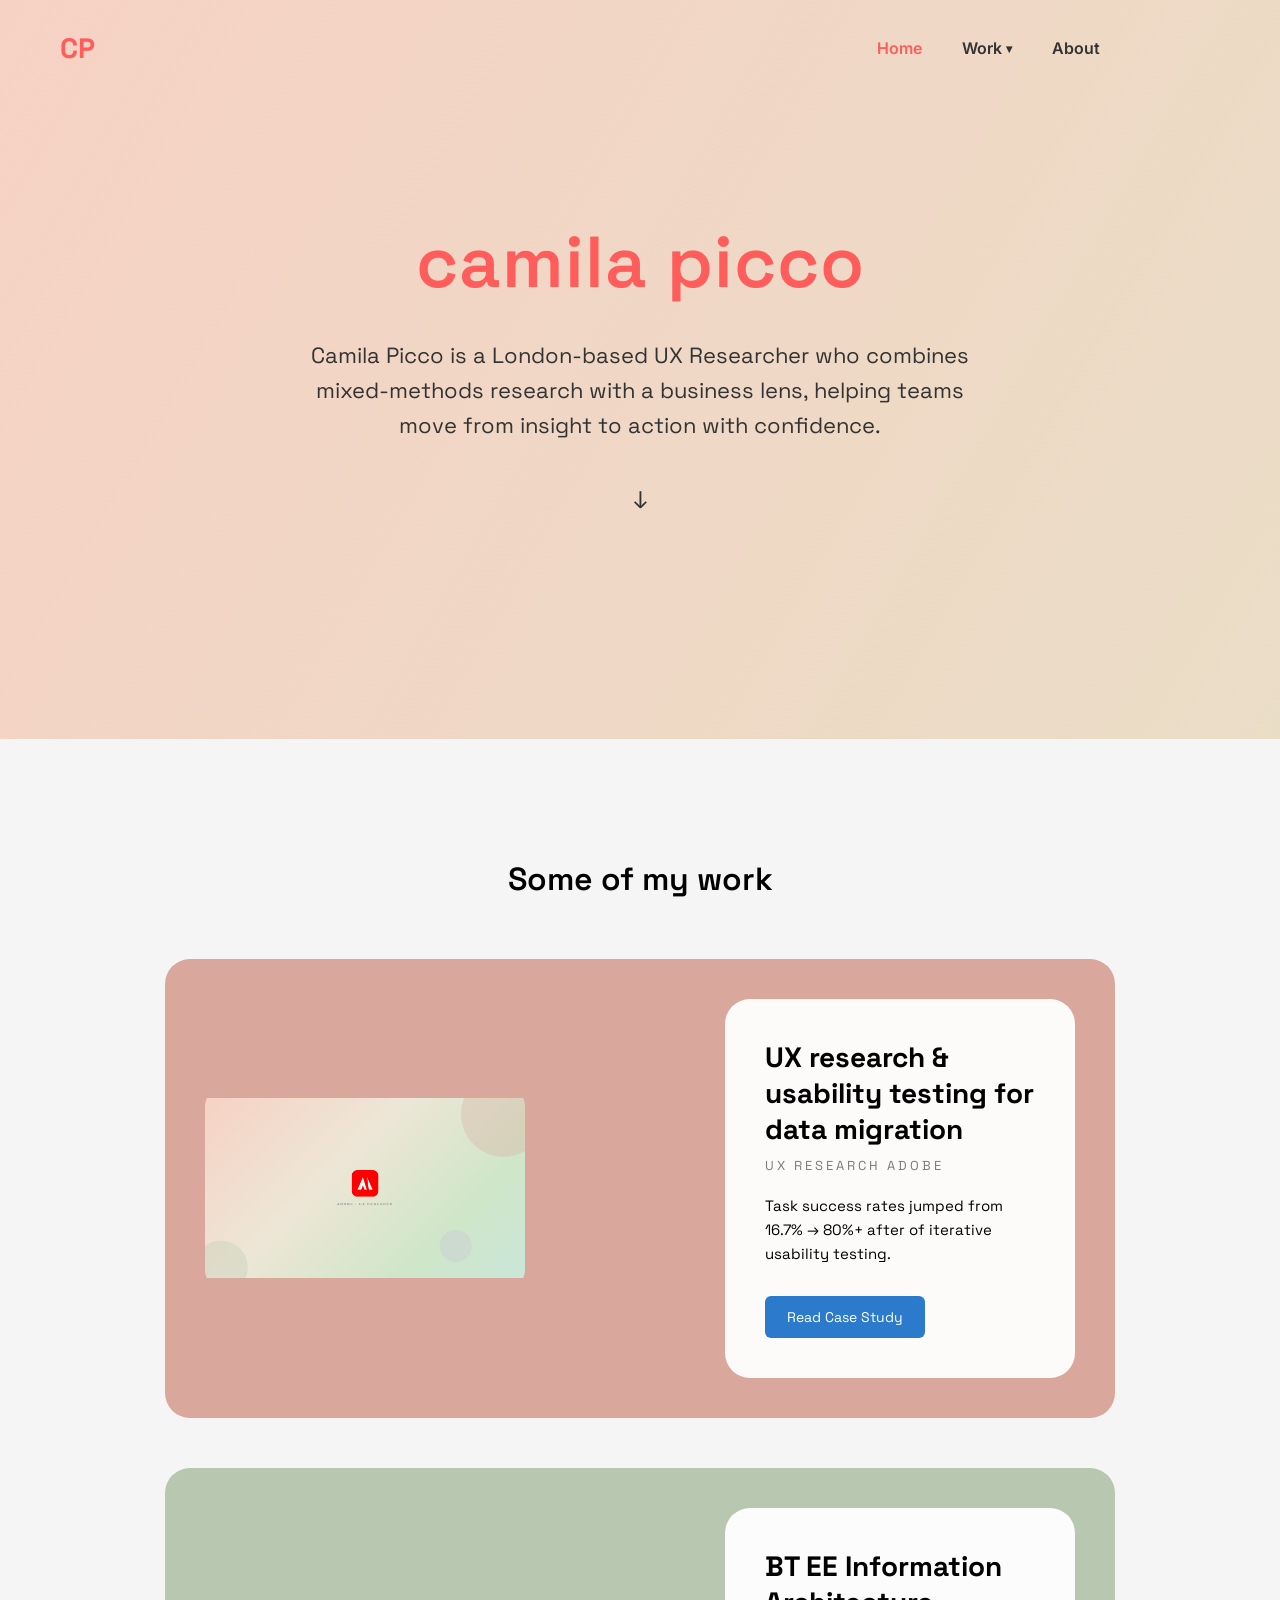
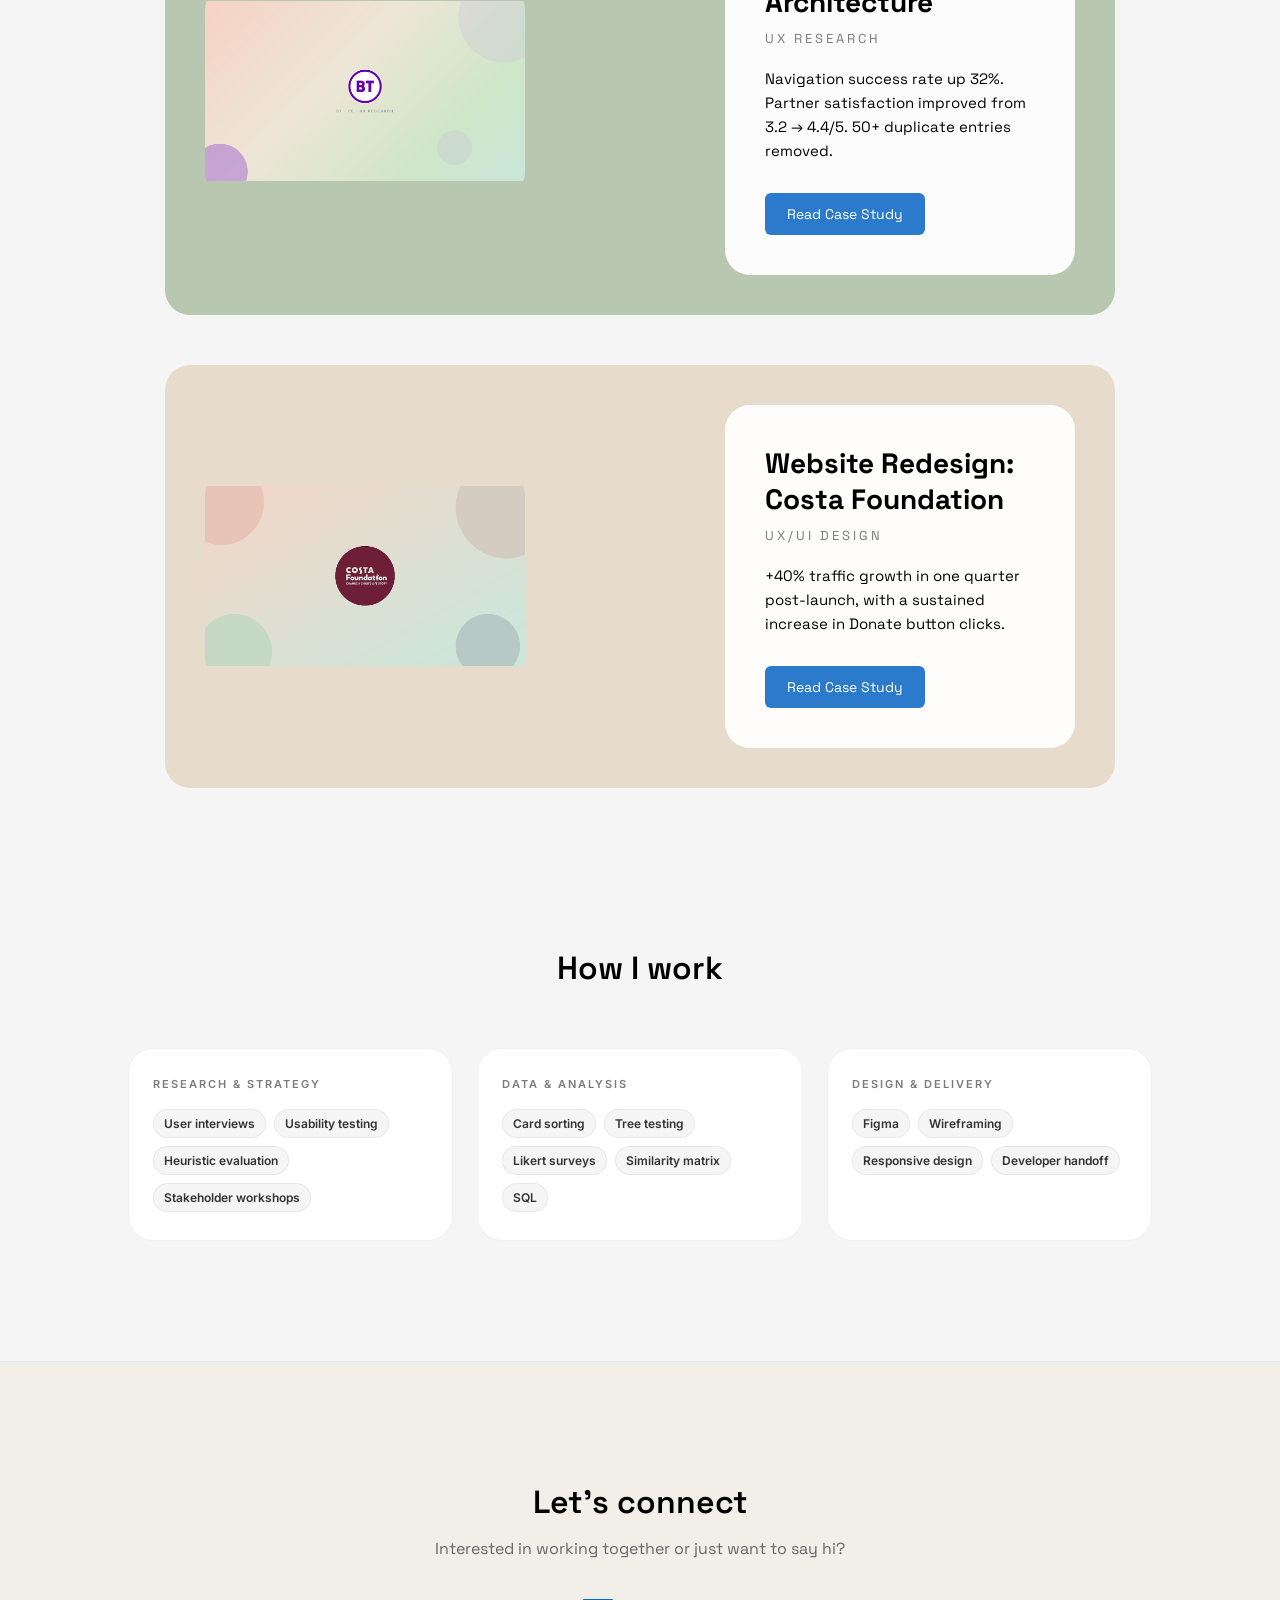
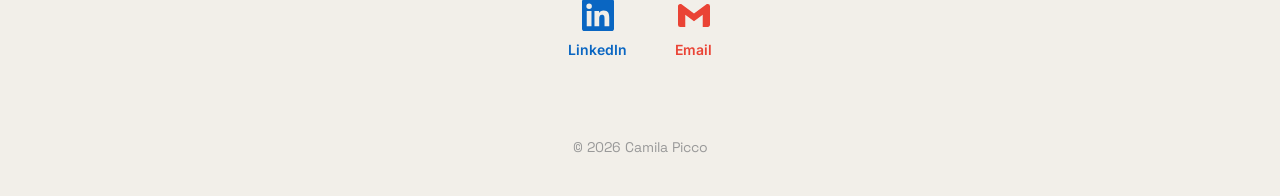
<file: index.html>
<!DOCTYPE html>
<html lang="en">
<head>
  <meta charset="UTF-8" />
  <meta name="viewport" content="width=device-width, initial-scale=1.0"/>
  <title>Portfolio</title>
  <link href="https://fonts.googleapis.com/css2?family=Space+Grotesk:wght@300;400;600&display=swap" rel="stylesheet">
  <link href="https://fonts.googleapis.com/css2?family=Inter:wght@400;600&display=swap" rel="stylesheet">
  <link rel="stylesheet" href="styles.css">
</head>
<body>
  <header>
  <nav>
    <div class="logo">CP</div>
    <div class="nav-links">
      <a href="#" class="active">Home</a>
      <!-- Work dropdown -->
      <div class="nav-dropdown" id="workDropdown">
        <button class="nav-dropdown-toggle" id="workToggle" aria-haspopup="true" aria-expanded="false">
          Work
        </button>
        <div class="dropdown-menu" role="menu">
          <div class="dropdown-menu-inner">
            <a href="adobecasestudy.html" role="menuitem">
              Adobe
              <span class="dropdown-tag">UX Research</span>
            </a>
            <a href="bteecasestudy.html" role="menuitem">
              BT EE
              <span class="dropdown-tag">UX Research</span>
            </a>
            <a href="costacasestudy.html" role="menuitem">
              Costa Foundation
              <span class="dropdown-tag">UX/UI Design</span>
            </a>
          </div>
        </div>
      </div>
      <a href="aboutme.html">About</a>
    </div>
  </nav>
  </header>
  <section class="landing">
    <section class="hero">
      <h1>camila picco</h1>
      <p>
      Camila Picco is a London-based UX Researcher who combines mixed-methods research with a business lens, 
      helping teams move from insight to action with confidence.
      </p>
    </section>
  </section>
  <div class="arrow" id="scrollArrow">↓</div>
  <section id="work" class="work-section">
    <h2>Some of my work</h2>
    <div class="cards-container">
      <!-- CARD 1 -->
      <div class="project-card">
        <div class="project-image">
          <img src="assets/placeholder_adobe.png" alt="UX research & usability testing for data migration">
        </div>
        <div class="project-info">
          <h3>UX research & usability testing for data migration</h3>
          <p class="tag">UX RESEARCH ADOBE</p>
          <p class="description">
            Task success rates jumped from 16.7% → 80%+ after of iterative usability testing.
          </p>
          <a href="adobecasestudy.html" class="btn">Read Case Study</a>
        </div>
      </div>
      <!-- CARD 2 -->
      <div class="project-card">
        <div class="project-image">
          <img src="assets/placeholder_bt.png" alt="BTEElogo">
        </div>
        <div class="project-info">
          <h3>BT EE Information Architecture</h3>
          <p class="tag">UX RESEARCH</p>
          <p class="description">
            Navigation success rate up 32%. Partner satisfaction improved from 3.2 → 4.4/5. 50+ duplicate entries removed.
          </p>
          <a href="bteecasestudy.html" class="btn">Read Case Study</a>
        </div>
      </div>
      <!-- CARD 3 -->
      <div class="project-card">
        <div class="project-image">
          <img src="assets/placeholder_costa.png" alt="Costa placeholder">
        </div>
        <div class="project-info">
          <h3>Website Redesign: Costa Foundation</h3>
          <p class="tag">UX/UI DESIGN</p> 
          <p class="description">
            +40% traffic growth in one quarter post-launch, with a sustained increase in Donate button clicks.
          </p> 
          <a href="costacasestudy.html" class="btn">Read Case Study</a>
        </div>
      </div>
    </div>
  </section>
  <section class="skills-section">
  <div class="skills-container">
    <h2>How I work</h2>
    <div class="skills-grid">

      <div class="skill-block">
        <span class="skill-block__label">Research & Strategy</span>
        <div class="skill-tags">
          <span class="skill-tag">User interviews</span>
          <span class="skill-tag">Usability testing</span>
          <span class="skill-tag">Heuristic evaluation</span>
          <span class="skill-tag">Stakeholder workshops</span>
        </div>
      </div>

      <div class="skill-block">
        <span class="skill-block__label">Data & Analysis</span>
        <div class="skill-tags">
          <span class="skill-tag">Card sorting</span>
          <span class="skill-tag">Tree testing</span>
          <span class="skill-tag">Likert surveys</span>
          <span class="skill-tag">Similarity matrix</span>
          <span class="skill-tag">SQL</span>
        </div>
      </div>

      <div class="skill-block">
        <span class="skill-block__label">Design & Delivery</span>
        <div class="skill-tags">
          <span class="skill-tag">Figma</span>
          <span class="skill-tag">Wireframing</span>
          <span class="skill-tag">Responsive design</span>
          <span class="skill-tag">Developer handoff</span>
        </div>
      </div>

    </div>
  </div>
</section>
<footer class="footer">
  <div class="footer-content">
    <h2>Let's connect</h2>
    <p>Interested in working together or just want to say hi?</p>
    <div class="footer-links">
      <a href="https://www.linkedin.com/in/camilamariapicco/" class="footer-icon-link footer-icon-link--linkedin">
        <svg xmlns="http://www.w3.org/2000/svg" width="32" height="32" viewBox="0 0 24 24" fill="currentColor">
          <path d="M20.447 20.452h-3.554v-5.569c0-1.328-.027-3.037-1.852-3.037-1.853 0-2.136 1.445-2.136 2.939v5.667H9.351V9h3.414v1.561h.046c.477-.9 1.637-1.85 3.37-1.85 3.601 0 4.267 2.37 4.267 5.455v6.286zM5.337 7.433a2.062 2.062 0 0 1-2.063-2.065 2.064 2.064 0 1 1 2.063 2.065zm1.782 13.019H3.555V9h3.564v11.452zM22.225 0H1.771C.792 0 0 .774 0 1.729v20.542C0 23.227.792 24 1.771 24h20.451C23.2 24 24 23.227 24 22.271V1.729C24 .774 23.2 0 22.222 0h.003z"/>
        </svg>
        LinkedIn
      </a>
      <a href="mailto:camilamariapicco@gmail.com" class="footer-icon-link footer-icon-link--gmail">
        <svg xmlns="http://www.w3.org/2000/svg" width="32" height="32" viewBox="0 0 24 24" fill="currentColor">
          <path d="M24 5.457v13.909c0 .904-.732 1.636-1.636 1.636h-3.819V11.73L12 16.64l-6.545-4.91v9.273H1.636A1.636 1.636 0 0 1 0 19.366V5.457c0-.904.732-1.636 1.636-1.636h.749L12 10.91l9.615-7.09h.749A1.636 1.636 0 0 1 24 5.457z"/>
        </svg>
        Email
      </a>
    </div>
  </div>
  <div class="footer-bottom">© 2026 Camila Picco</div>
</footer>
  <script src="script.js"></script>
</body>
</html>
</file>
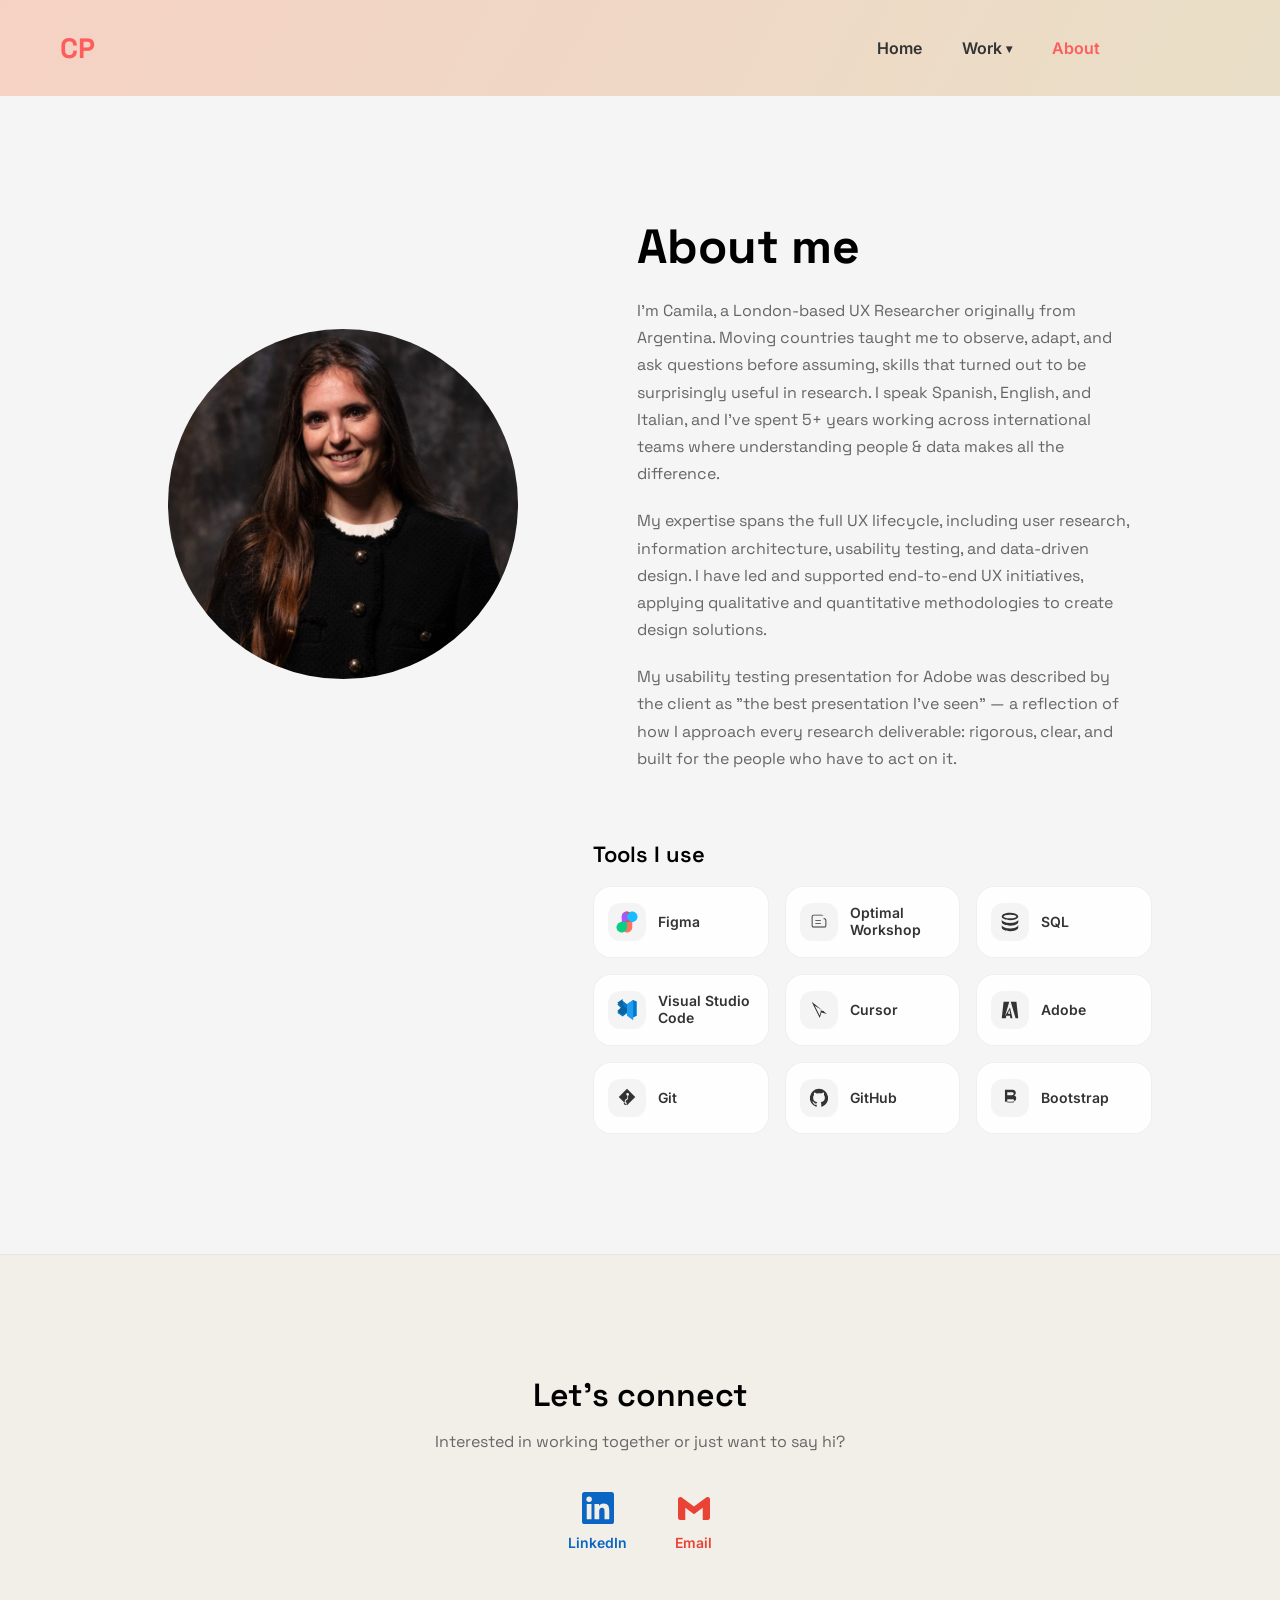
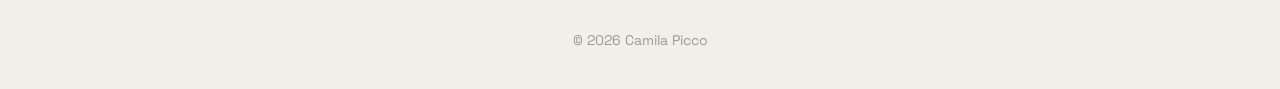
<file: aboutme.html>
<!DOCTYPE html>
<html lang="en">
<head>
  <meta charset="UTF-8" />
  <meta name="viewport" content="width=device-width, initial-scale=1.0"/>
  <title>Portfolio</title>
  <link href="https://fonts.googleapis.com/css2?family=Space+Grotesk:wght@300;400;600&display=swap" rel="stylesheet">
  <link href="https://fonts.googleapis.com/css2?family=Inter:wght@400;600&display=swap" rel="stylesheet">
  <link rel="stylesheet" href="styles.css">
</head>
<body>
<header>
<nav>
    <a href="index.html" class="logo">CP</a>
    <div class="nav-links">
        <a href="index.html">Home</a>
      <div class="nav-dropdown" id="workDropdown">
        <button class="nav-dropdown-toggle" id="workToggle" aria-haspopup="true" aria-expanded="false">
          Work
        </button>
        <div class="dropdown-menu" role="menu">
          <div class="dropdown-menu-inner">
            <a href="adobecasestudy.html" role="menuitem">
              Adobe
              <span class="dropdown-tag">UX Research</span>
            </a>
            <a href="bteecasestudy.html" role="menuitem">
              BT EE
              <span class="dropdown-tag">UX Research</span>
            </a>
            <a href="costacasestudy.html" role="menuitem">
              Costa Foundation
              <span class="dropdown-tag">UX/UI Design</span>
            </a>
          </div>
        </div>
      </div>
        <a href="aboutme.html" class="active">About</a>
    </div>
</nav>
</header>

<section class="about">

  <!-- Grid: image + text paragraphs only -->
  <div class="about-container">

    <div class="about-image">
      <img src="assets/photo.jpg" alt="Profile photo">
    </div>

    <div class="about-text">
      <h1>About me</h1>
      <p>
        I'm Camila, a London-based UX Researcher originally from Argentina. Moving countries taught me to observe, 
        adapt, and ask questions before assuming, skills that turned out to be surprisingly useful in research.
        I speak Spanish, English, and Italian, and I've spent 5+ years working across international teams where 
        understanding people & data makes all the difference.
      </p>
      <p>
        My expertise spans the full UX lifecycle, including user research, information architecture, usability testing, 
        and data-driven design. I have led and supported end-to-end UX initiatives, applying qualitative and quantitative 
        methodologies to create design solutions.
      </p>
      <p>
        My usability testing presentation for Adobe was described by the client as "the best presentation I've seen" — a reflection of how I approach every research deliverable: rigorous, clear, and built for the people who have to act on it.
      </p>
    </div>

  </div>

  <!-- Tools section OUTSIDE the grid so it doesn't stretch the image column -->
  <div class="tools-section-wrap">
    <section class="tools-section" aria-label="Tools I use">
      <h2>Tools I use</h2>
      <div class="tools-grid">

        <div class="tool-card">
          <div class="tool-icon" aria-hidden="true">
            <svg viewBox="0 0 128 128" role="img" focusable="false">
              <path fill="#F24E1E" d="M64 8c-15.5 0-28 12.5-28 28s12.5 28 28 28h28V36C92 20.5 79.5 8 64 8z"/>
              <path fill="#FF7262" d="M92 64H64c-15.5 0-28 12.5-28 28s12.5 28 28 28 28-12.5 28-28V64z"/>
              <path fill="#A259FF" d="M64 64H36V36c0-15.5 12.5-28 28-28v56z"/>
              <path fill="#1ABCFE" d="M92 64c15.5 0 28-12.5 28-28S107.5 8 92 8 64 20.5 64 36s12.5 28 28 28z"/>
              <path fill="#0ACF83" d="M36 64h28v28c0 15.5-12.5 28-28 28S8 107.5 8 92s12.5-28 28-28z"/>
            </svg>
          </div>
          <div class="tool-name">Figma</div>
        </div>

        <div class="tool-card">
          <div class="tool-icon" aria-hidden="true">
            <svg viewBox="0 0 24 24" role="img" focusable="false">
              <path fill="currentColor" d="M4 6a2 2 0 0 1 2-2h9a2 2 0 0 1 2 2v2h1a2 2 0 0 1 2 2v6a2 2 0 0 1-2 2H6a2 2 0 0 1-2-2V6zm13 4V6a1 1 0 0 0-1-1H6a1 1 0 0 0-1 1v10a1 1 0 0 0 1 1h12a1 1 0 0 0 1-1v-6a1 1 0 0 0-1-1h-1zm-9 0h6v1H8v-1zm0 3h6v1H8v-1z"/>
            </svg>
          </div>
          <div class="tool-name">Optimal Workshop</div>
        </div>

        <div class="tool-card">
          <div class="tool-icon" aria-hidden="true">
            <svg viewBox="0 0 24 24" role="img" focusable="false">
              <path fill="currentColor" d="M12 2c-4.97 0-9 1.79-9 4v12c0 2.21 4.03 4 9 4s9-1.79 9-4V6c0-2.21-4.03-4-9-4zm0 2c4.42 0 7 .98 7 2s-2.58 2-7 2-7-.98-7-2 2.58-2 7-2zm0 6c4.97 0 9-1.79 9-4v3c0 2.21-4.03 4-9 4s-9-1.79-9-4V6c0 2.21 4.03 4 9 4zm0 6c4.97 0 9-1.79 9-4v3c0 2.21-4.03 4-9 4s-9-1.79-9-4v-3c0 2.21 4.03 4 9 4z"/>
            </svg>
          </div>
          <div class="tool-name">SQL</div>
        </div>

        <div class="tool-card">
          <div class="tool-icon" aria-hidden="true">
            <svg viewBox="0 0 128 128" role="img" focusable="false">
              <path fill="#007ACC" d="M97 10l-33 23-23-18L12 35l24 22-24 22 29 20 23-18 33 23 19-9V19l-19-9z"/>
              <path fill="#1F9CF0" d="M64 33v62l33 23V10L64 33z"/>
              <path fill="#0E639C" d="M41 39l23 18v14L41 89 12 69l24-22-24-22 29-20z"/>
            </svg>
          </div>
          <div class="tool-name">Visual Studio Code</div>
        </div>

        <div class="tool-card">
          <div class="tool-icon" aria-hidden="true">
            <svg viewBox="0 0 24 24" role="img" focusable="false">
              <path fill="currentColor" d="M4 3l8.8 17.6 1.8-6 6 1.8L4 3zm9.8 11.4l-1.1 3.6L7.4 7.3l10.8 6.5-4.4-1.4z"/>
            </svg>
          </div>
          <div class="tool-name">Cursor</div>
        </div>

        <div class="tool-card">
          <div class="tool-icon" aria-hidden="true">
            <svg viewBox="0 0 24 24" role="img" focusable="false">
              <path fill="currentColor" d="M5 3h6.2L5.9 21H3L5 3zm14 0h-6.2L18.1 21H21L19 3zM12 9.2 14.7 21h-2.2l-.6-2.8h-3.9L7.4 21H5.2L12 9.2zm-2.2 7h2.5L11.1 11.8 9.8 16.2z"/>
            </svg>
          </div>
          <div class="tool-name">Adobe</div>
        </div>

        <div class="tool-card">
          <div class="tool-icon" aria-hidden="true">
            <svg viewBox="0 0 24 24" role="img" focusable="false">
              <path fill="currentColor" d="M12 2 3 11l9 9 9-9-9-9zm-1 6.1a1.6 1.6 0 1 1 3.2 0c0 .7-.4 1.3-1 1.5v2.8a1.6 1.6 0 0 1-.7 1.3l-1.9 1.2v1.5a1.6 1.6 0 1 1-1 0V15c0-.6.3-1.1.8-1.4l2-1.2V9.6c-.6-.2-1-.8-1-1.5z"/>
            </svg>
          </div>
          <div class="tool-name">Git</div>
        </div>

        <div class="tool-card">
          <div class="tool-icon" aria-hidden="true">
            <svg viewBox="0 0 24 24" role="img" focusable="false">
              <path fill="currentColor" d="M12 2a10 10 0 0 0-3.16 19.49c.5.09.68-.22.68-.48v-1.7c-2.78.6-3.37-1.34-3.37-1.34-.45-1.15-1.1-1.46-1.1-1.46-.9-.62.07-.61.07-.61 1 .07 1.52 1.03 1.52 1.03.89 1.53 2.33 1.09 2.9.83.09-.65.35-1.09.63-1.34-2.22-.25-4.56-1.11-4.56-4.95 0-1.1.39-2 1.03-2.7-.1-.25-.45-1.27.1-2.65 0 0 .84-.27 2.75 1.03A9.5 9.5 0 0 1 12 6.8c.85 0 1.7.11 2.5.33 1.9-1.3 2.74-1.03 2.74-1.03.55 1.38.2 2.4.1 2.65.64.7 1.03 1.6 1.03 2.7 0 3.85-2.34 4.7-4.57 4.95.36.31.68.92.68 1.86V21c0 .26.18.57.69.47A10 10 0 0 0 12 2z"/>
            </svg>
          </div>
          <div class="tool-name">GitHub</div>
        </div>

        <div class="tool-card">
          <div class="tool-icon" aria-hidden="true">
            <svg viewBox="0 0 24 24" role="img" focusable="false">
              <path fill="currentColor" d="M6.5 3h8.2c2.1 0 3.6 1.3 3.6 3.2 0 1.4-.8 2.4-2 2.9 1.5.4 2.5 1.6 2.5 3.3 0 2.3-1.7 3.6-4 3.6H6.5V3zm7.7 6c1.1 0 1.8-.6 1.8-1.6s-.7-1.6-1.8-1.6H9v3.2h5.2zM14.6 17c1.3 0 2.1-.7 2.1-1.8 0-1.1-.8-1.8-2.1-1.8H9V17h5.6z"/>
            </svg>
          </div>
          <div class="tool-name">Bootstrap</div>
        </div>

      </div>
    </section>
  </div>

</section>

<footer class="footer">
  <div class="footer-content">
    <h2>Let's connect</h2>
    <p>Interested in working together or just want to say hi?</p>
    <div class="footer-links">
      <a href="https://www.linkedin.com/in/camilamariapicco/" class="footer-icon-link footer-icon-link--linkedin">
        <svg xmlns="http://www.w3.org/2000/svg" width="32" height="32" viewBox="0 0 24 24" fill="currentColor">
          <path d="M20.447 20.452h-3.554v-5.569c0-1.328-.027-3.037-1.852-3.037-1.853 0-2.136 1.445-2.136 2.939v5.667H9.351V9h3.414v1.561h.046c.477-.9 1.637-1.85 3.37-1.85 3.601 0 4.267 2.37 4.267 5.455v6.286zM5.337 7.433a2.062 2.062 0 0 1-2.063-2.065 2.064 2.064 0 1 1 2.063 2.065zm1.782 13.019H3.555V9h3.564v11.452zM22.225 0H1.771C.792 0 0 .774 0 1.729v20.542C0 23.227.792 24 1.771 24h20.451C23.2 24 24 23.227 24 22.271V1.729C24 .774 23.2 0 22.222 0h.003z"/>
        </svg>
        LinkedIn
      </a>
      <a href="mailto:camilamariapicco@gmail.com" class="footer-icon-link footer-icon-link--gmail">
        <svg xmlns="http://www.w3.org/2000/svg" width="32" height="32" viewBox="0 0 24 24" fill="currentColor">
          <path d="M24 5.457v13.909c0 .904-.732 1.636-1.636 1.636h-3.819V11.73L12 16.64l-6.545-4.91v9.273H1.636A1.636 1.636 0 0 1 0 19.366V5.457c0-.904.732-1.636 1.636-1.636h.749L12 10.91l9.615-7.09h.749A1.636 1.636 0 0 1 24 5.457z"/>
        </svg>
        Email
      </a>
    </div>
  </div>
  <div class="footer-bottom">© 2026 Camila Picco</div>
</footer>

<script src="script.js"></script>
</body>
</html>
</file>
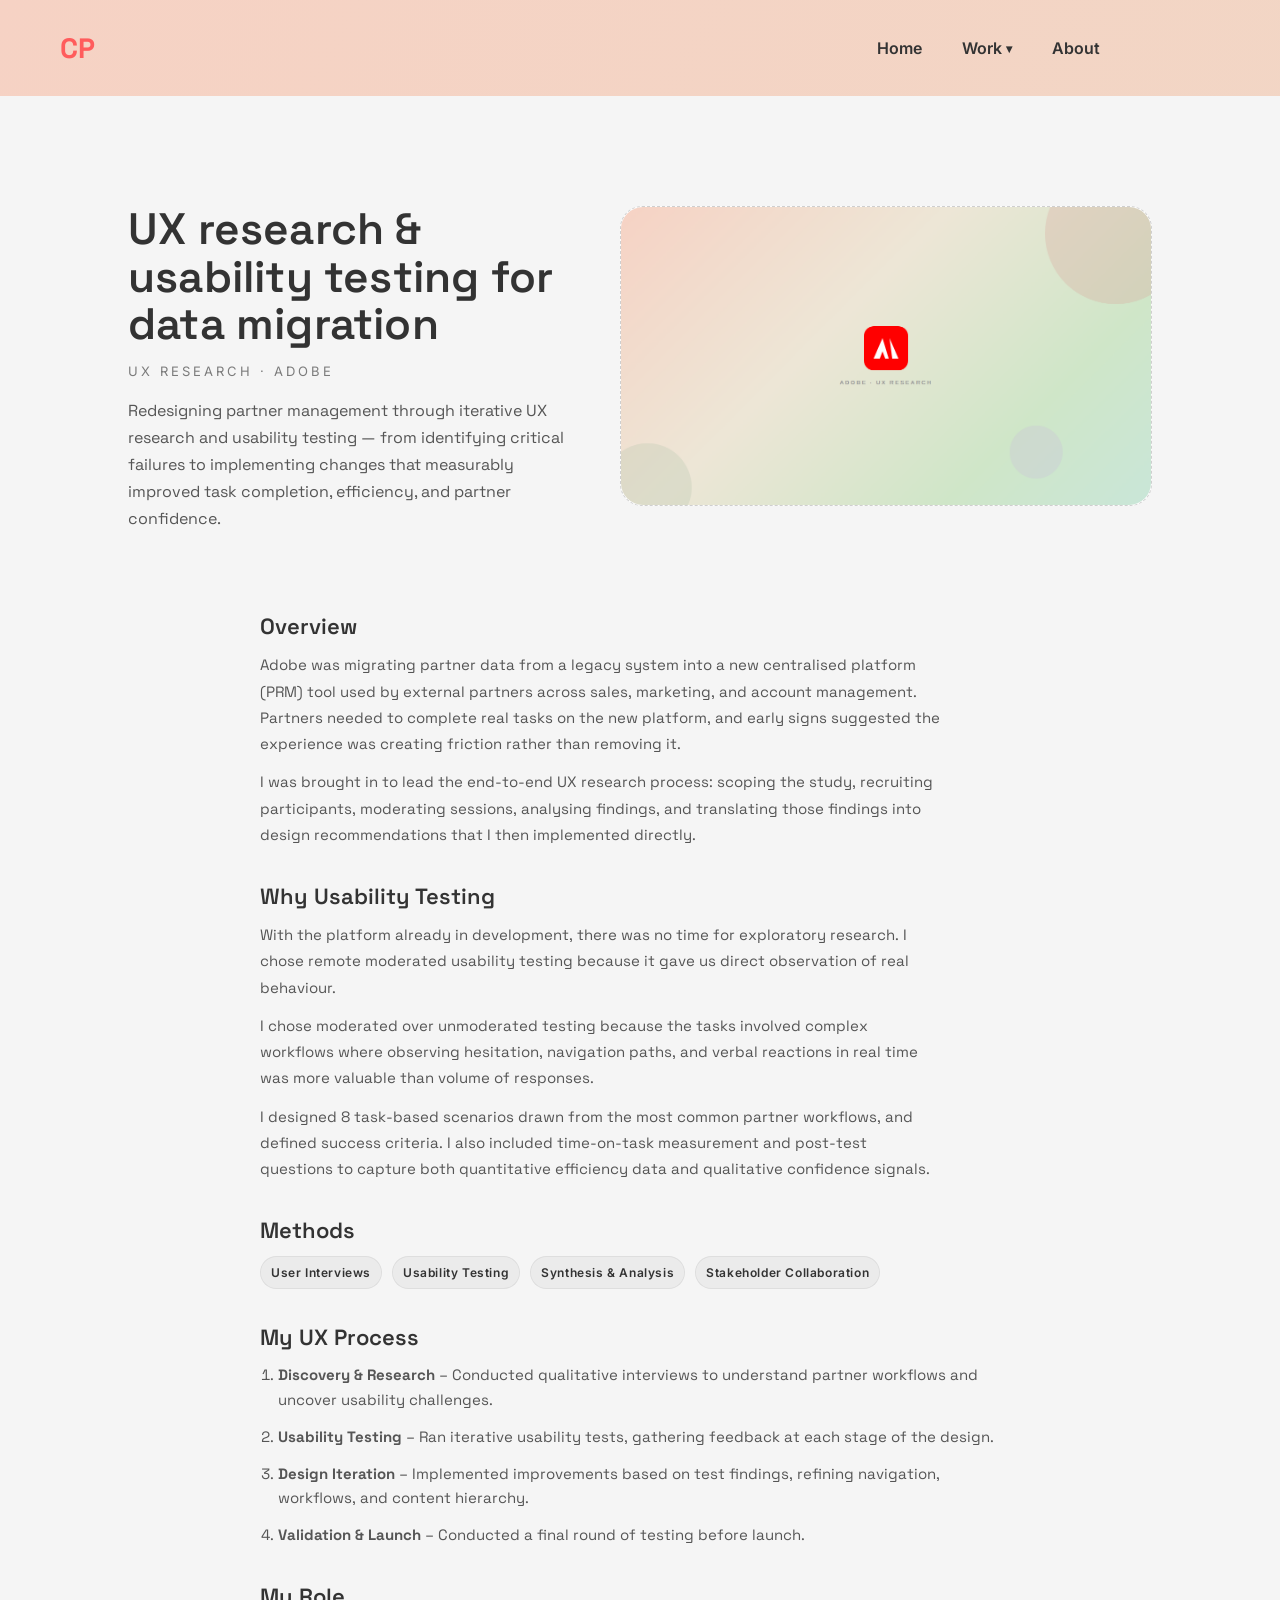
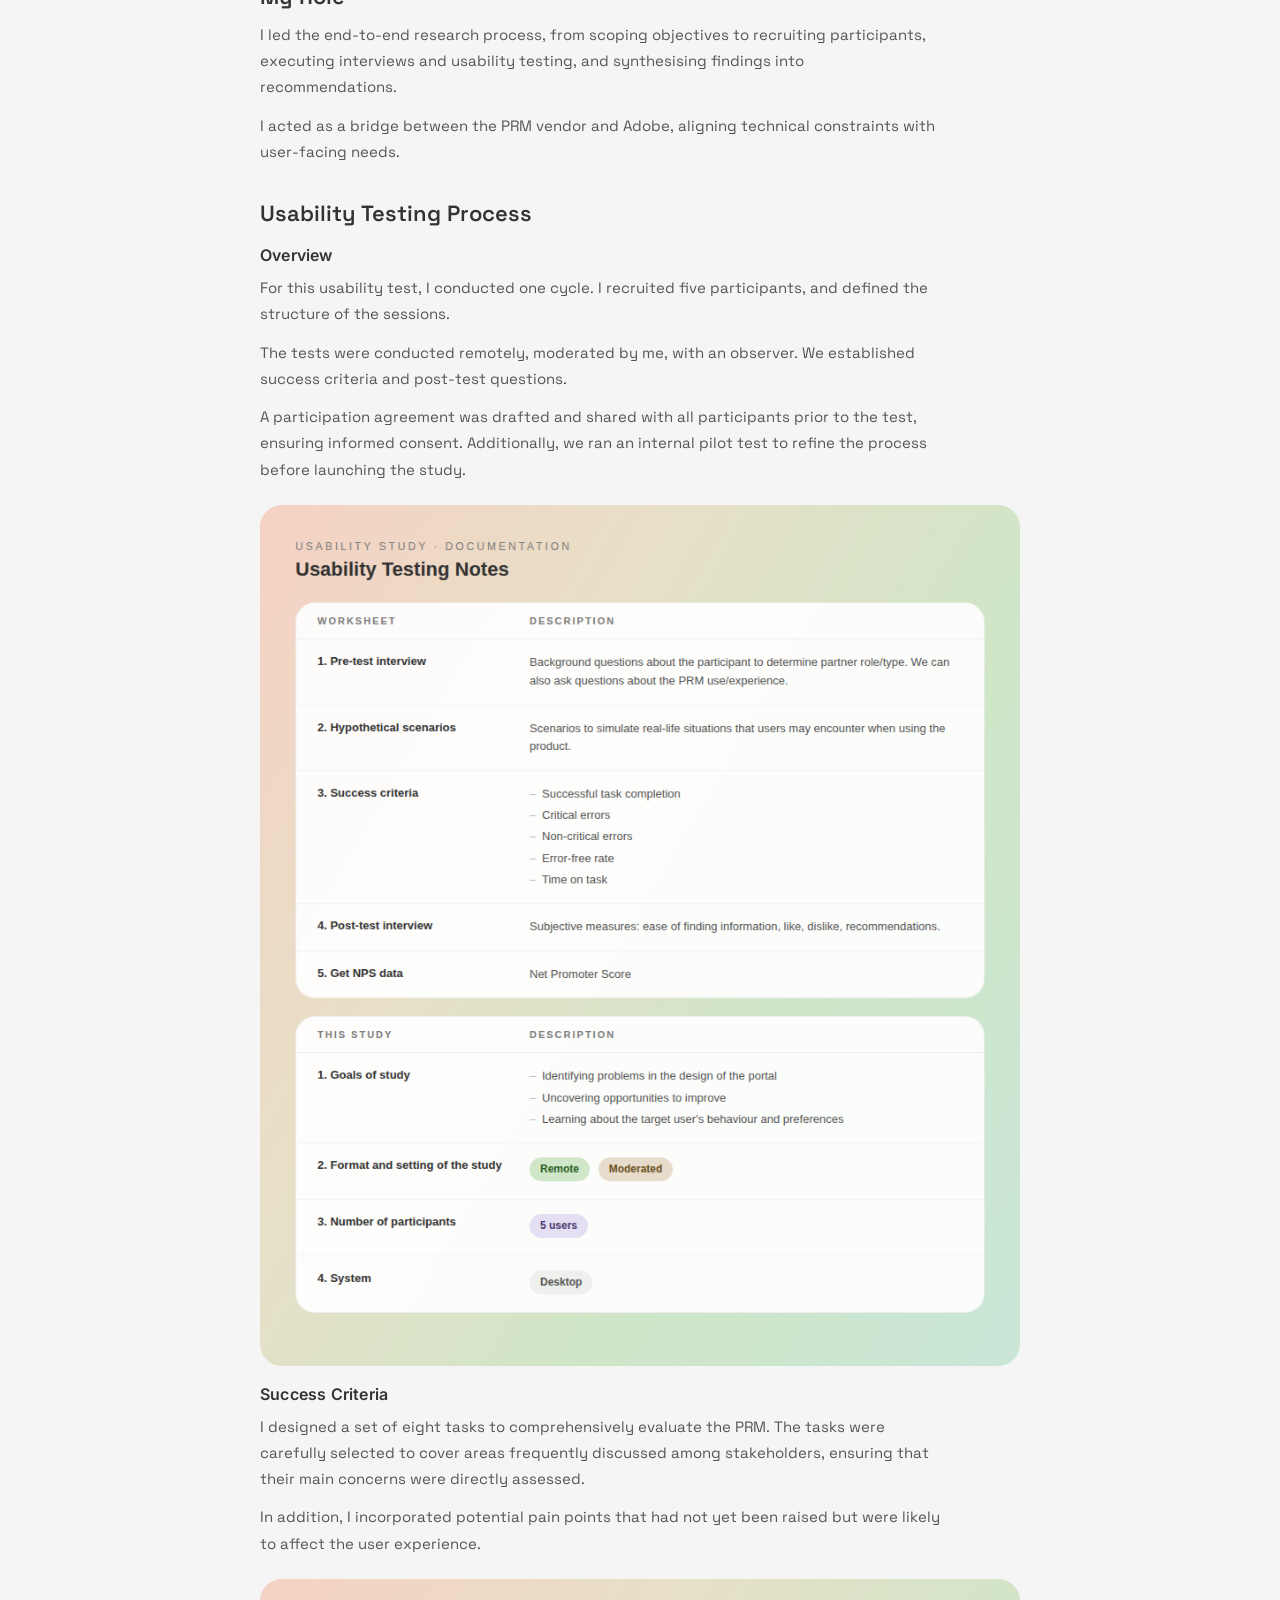
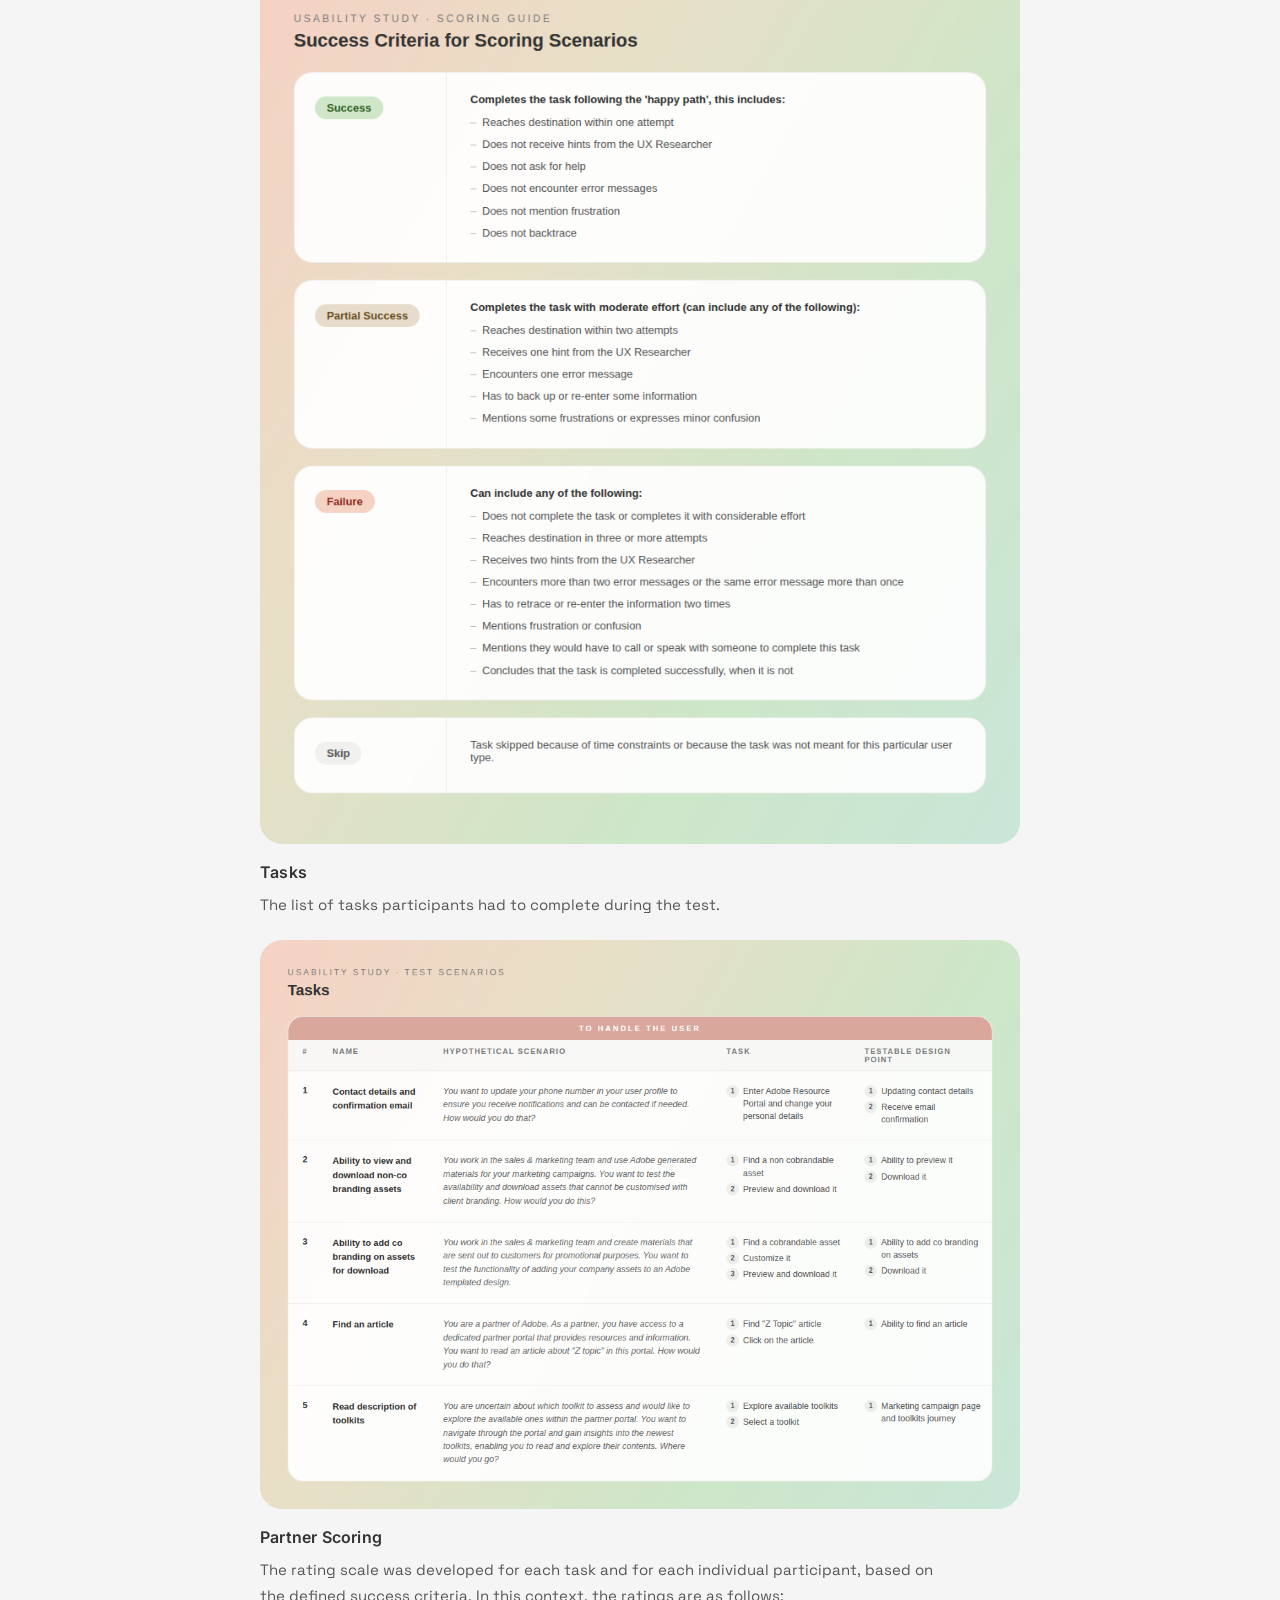
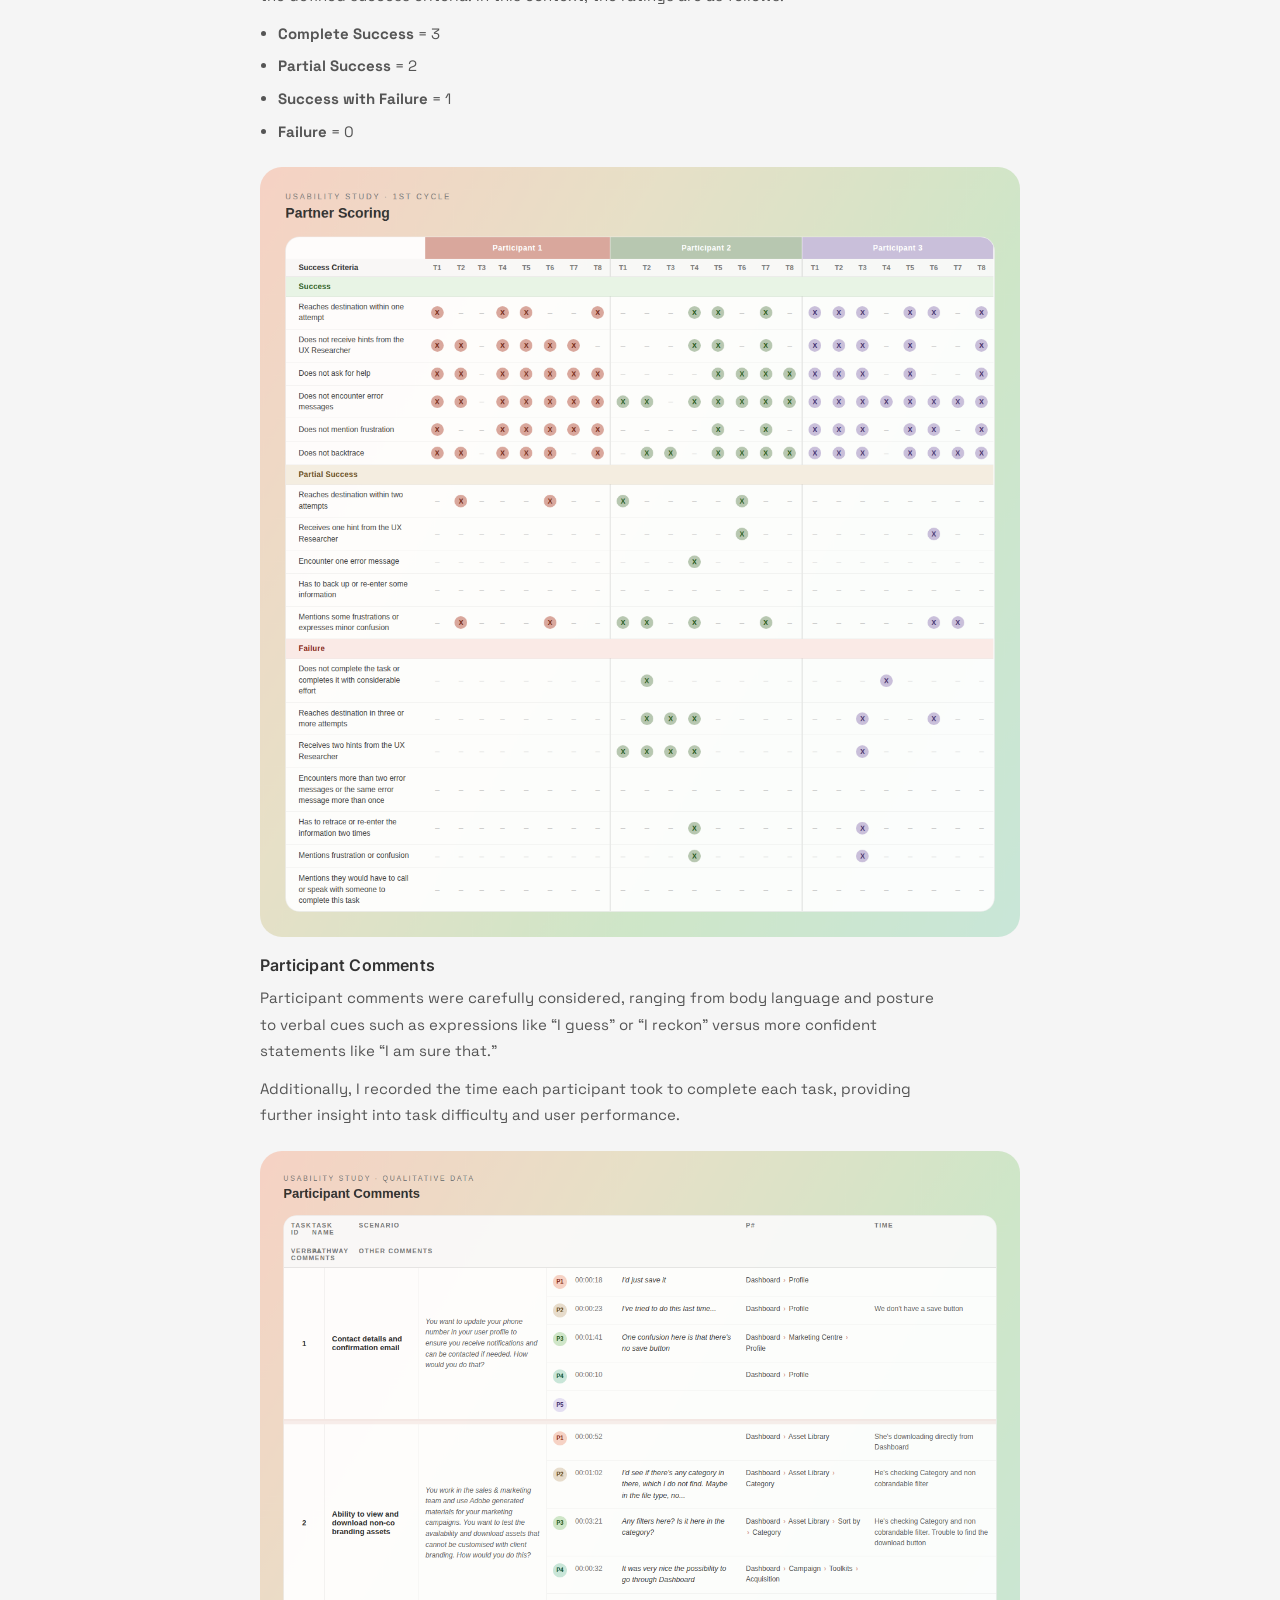
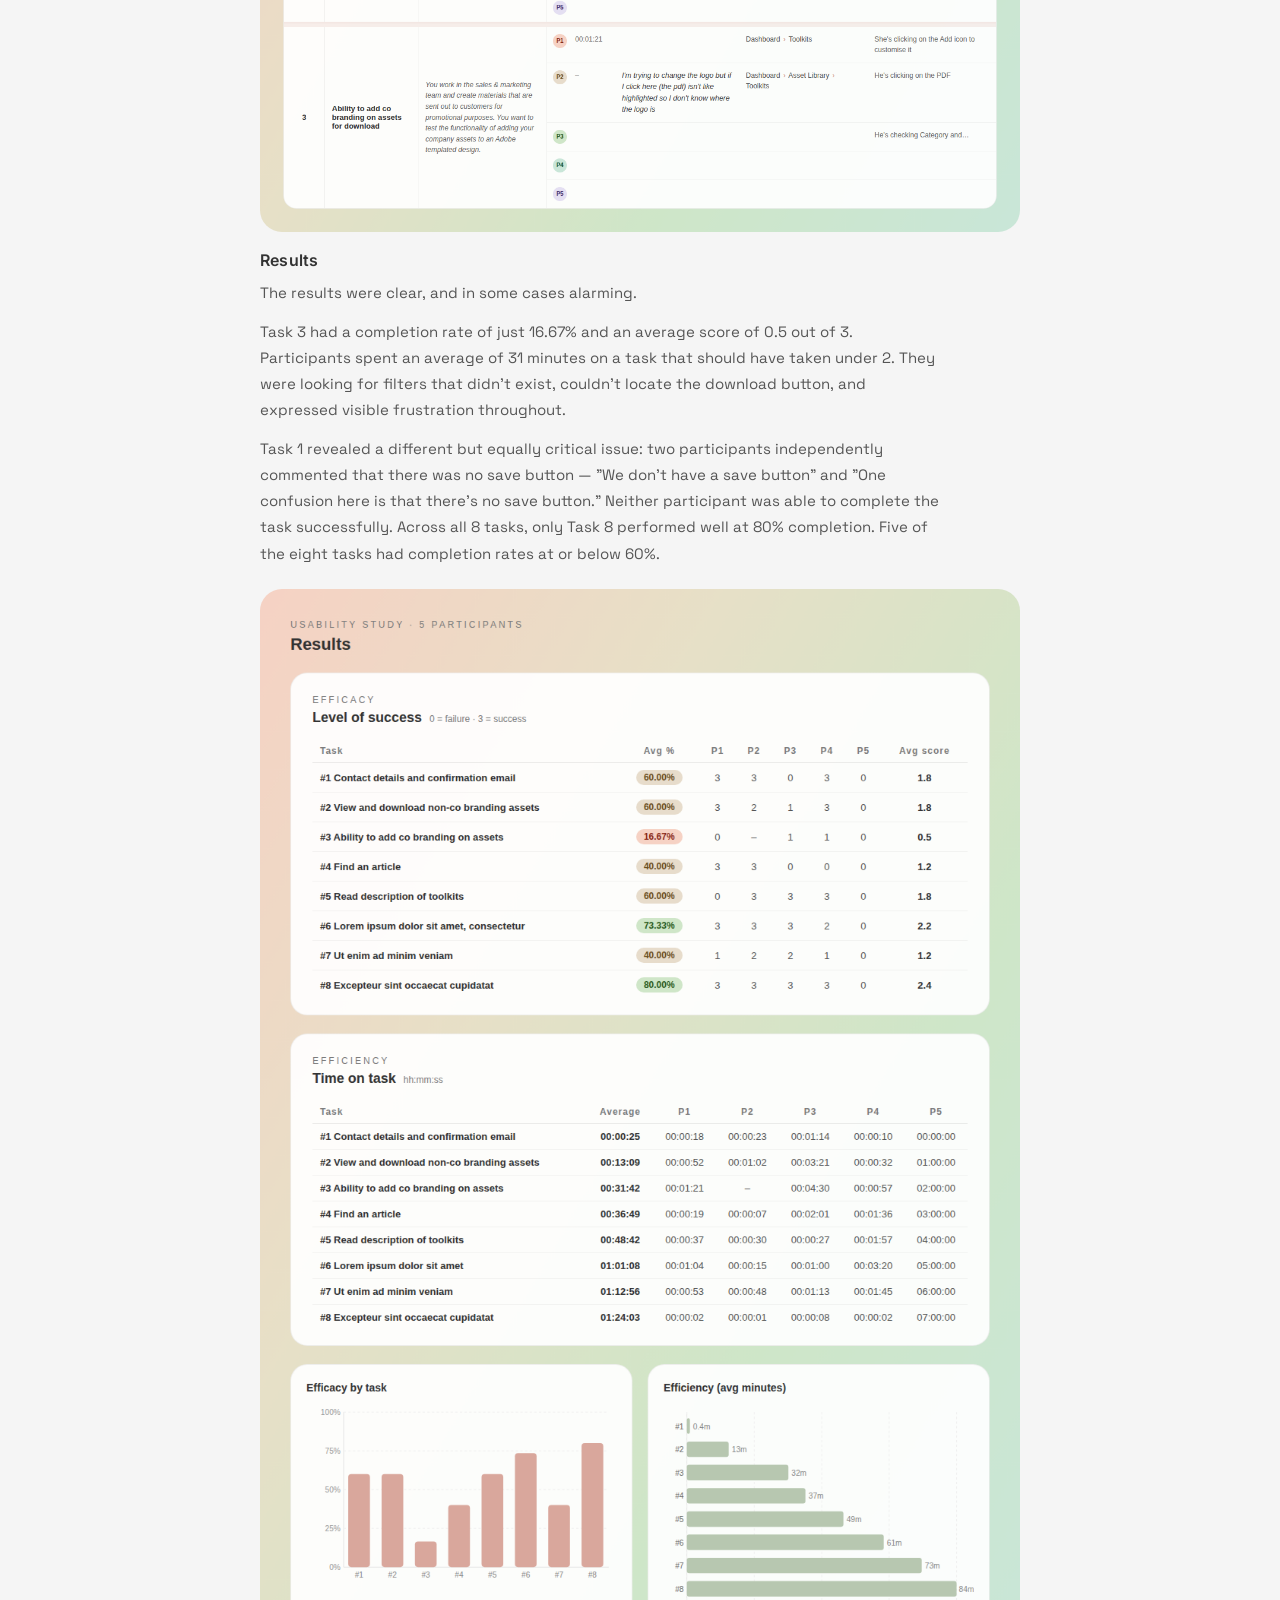
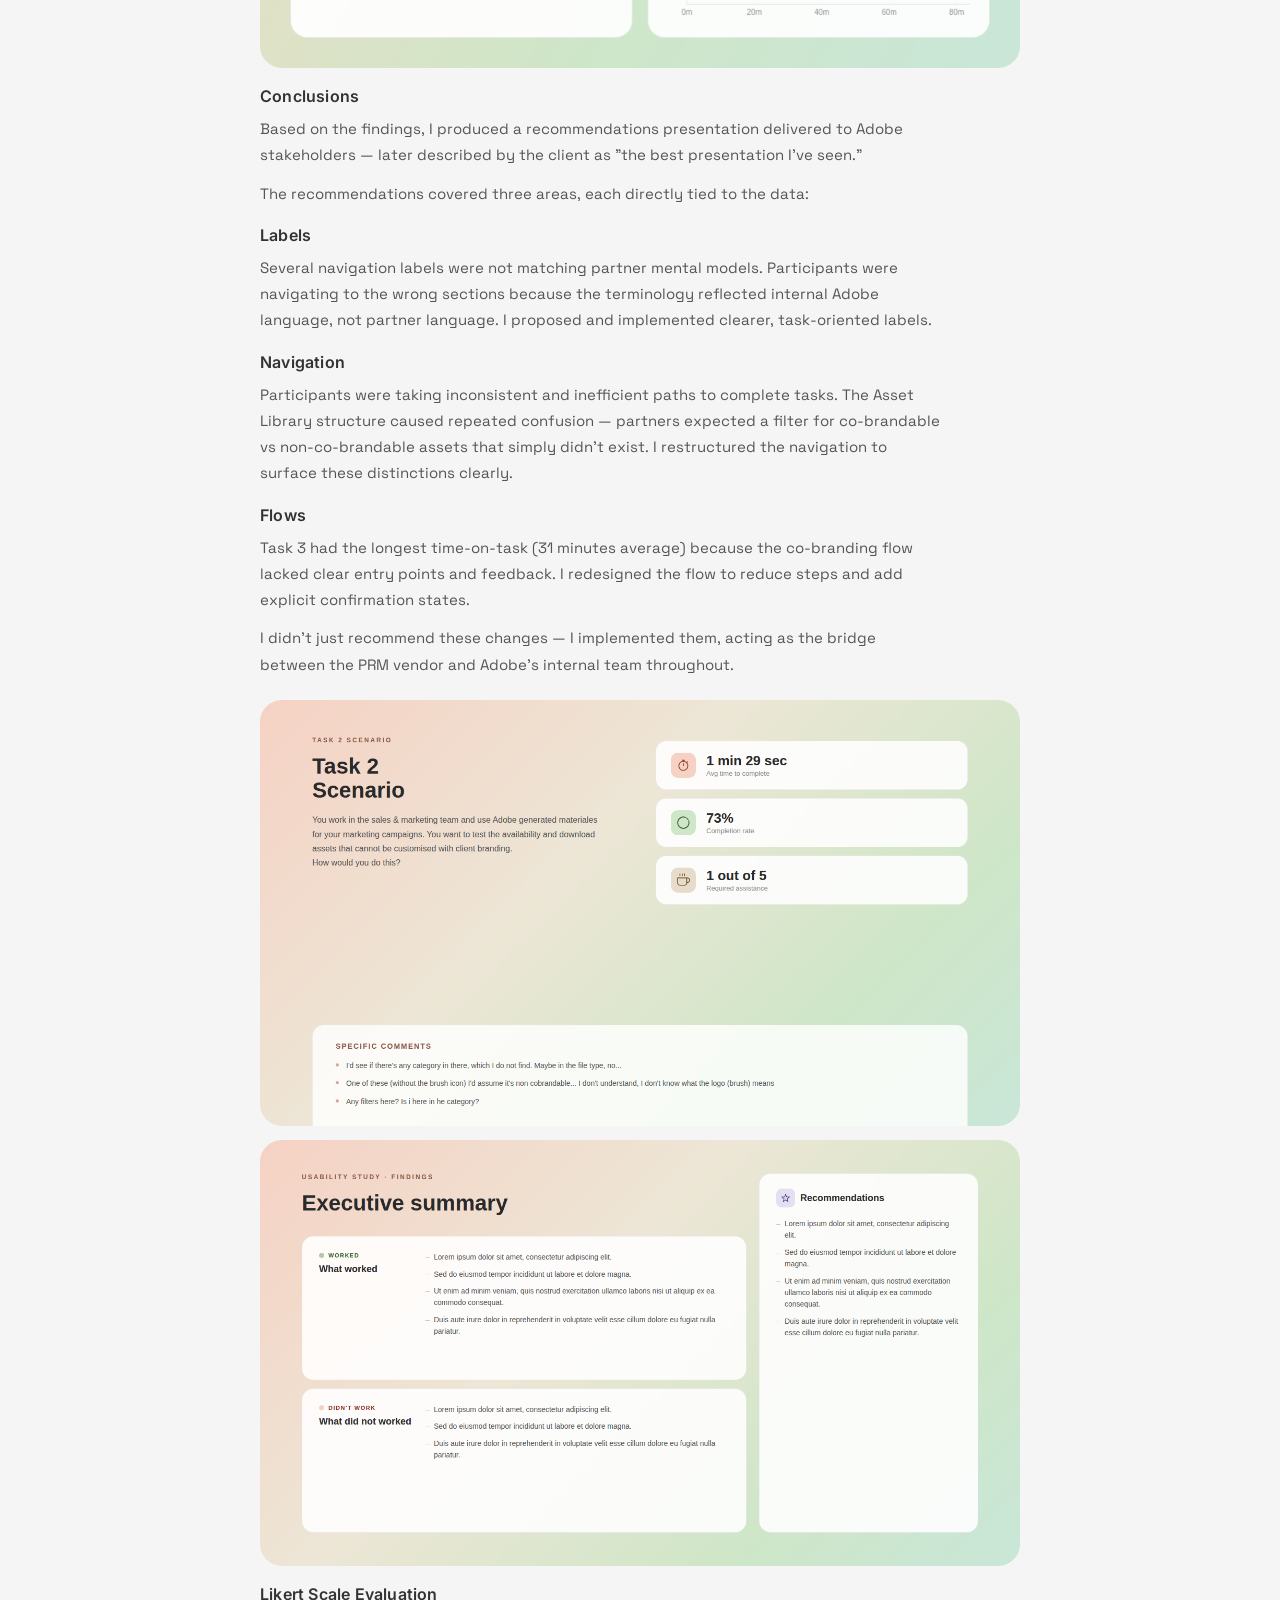
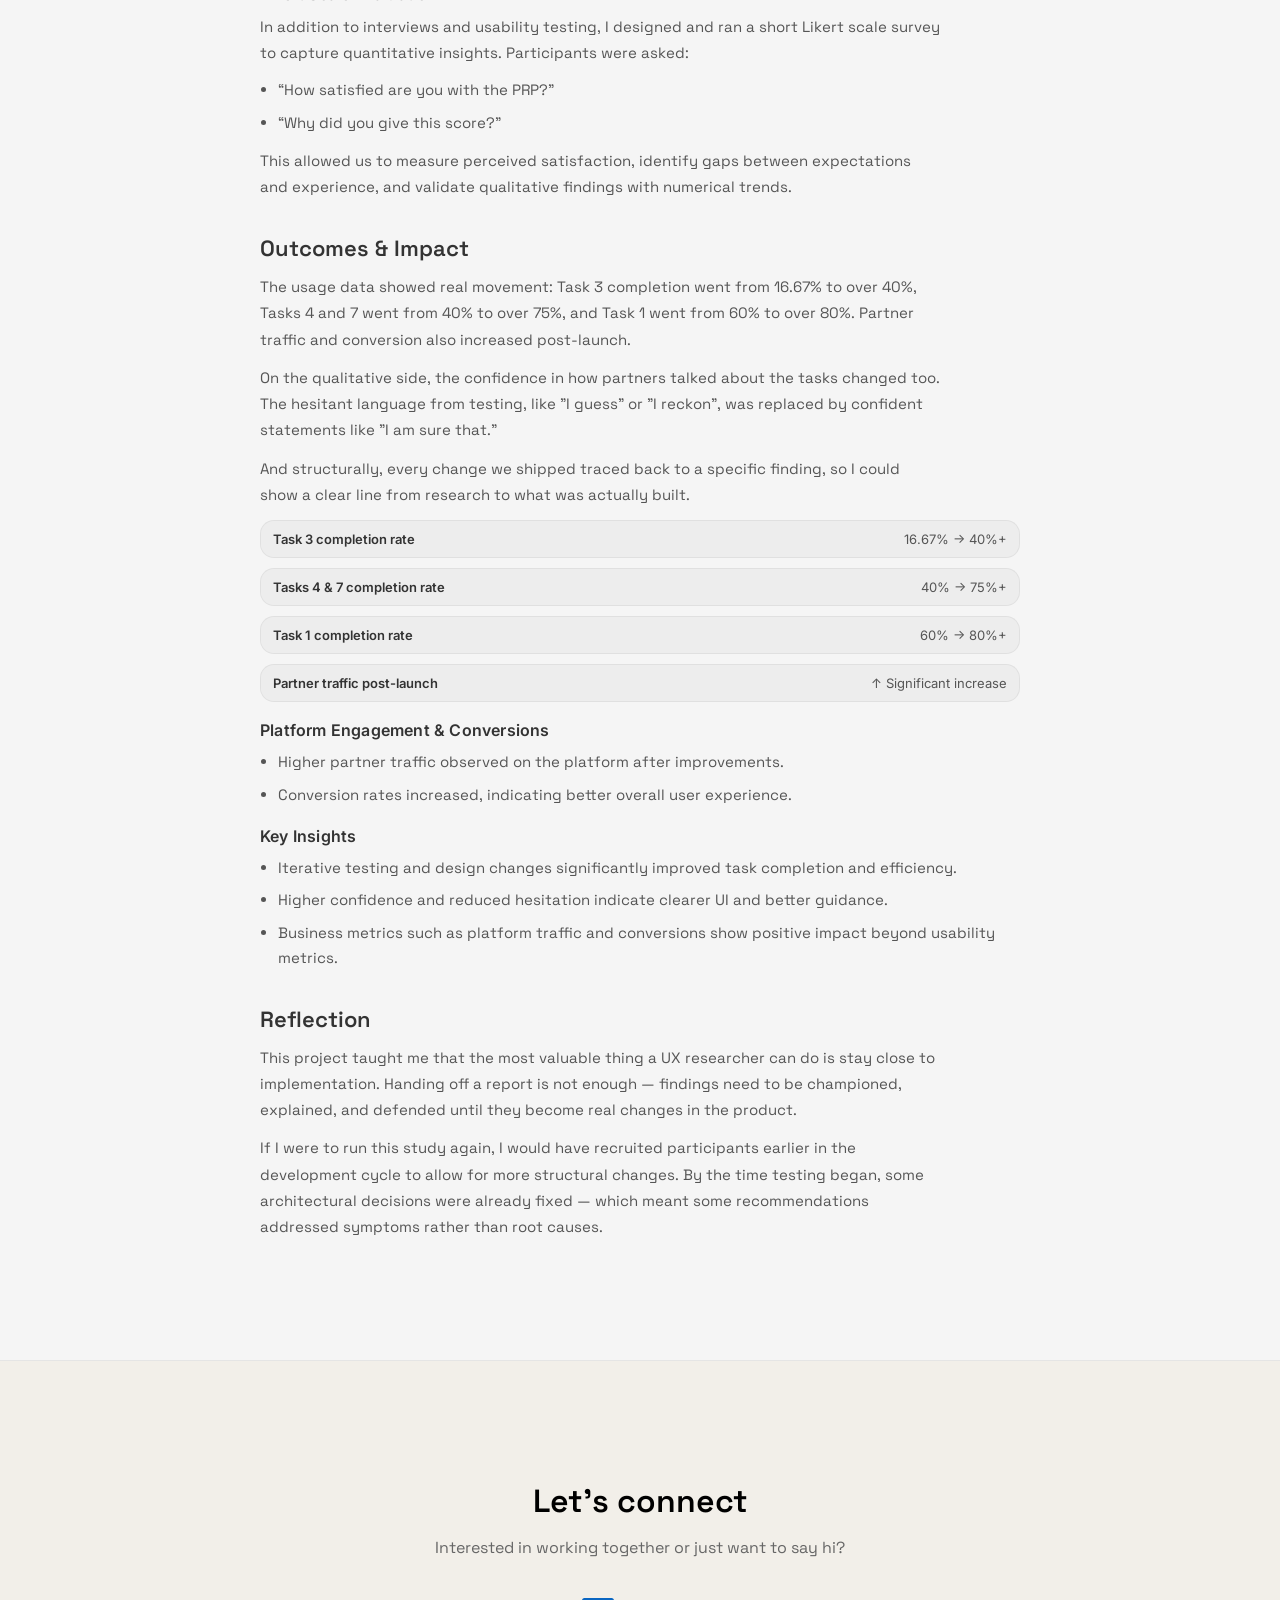
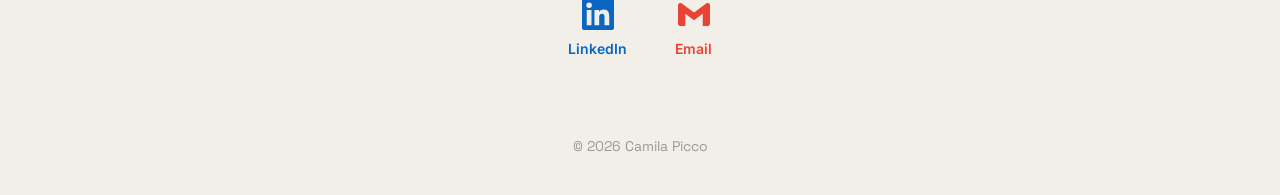
<file: adobecasestudy.html>
<!DOCTYPE html>
<html lang="en">
<head>
  <meta charset="UTF-8" />
  <meta name="viewport" content="width=device-width, initial-scale=1.0"/>
  <title>Adobe UX Research — Camila Picco</title>
  <link href="https://fonts.googleapis.com/css2?family=Space+Grotesk:wght@300;400;600&display=swap" rel="stylesheet">
  <link href="https://fonts.googleapis.com/css2?family=Inter:wght@400;600&display=swap" rel="stylesheet">
  <link rel="stylesheet" href="styles.css">
</head>
<body>
<header>
<nav>
  <a href="index.html" class="logo">CP</a>
  <div class="nav-links">
    <a href="index.html">Home</a>
    <div class="nav-dropdown">
      <button class="nav-dropdown-toggle" aria-haspopup="true" aria-expanded="false">
        Work
      </button>
      <div class="dropdown-menu" role="menu">
        <div class="dropdown-menu-inner">
          <a href="adobecasestudy.html" role="menuitem">
            Adobe
            <span class="dropdown-tag">UX Research</span>
          </a>
          <a href="bteecasestudy.html" role="menuitem">
            BT EE
            <span class="dropdown-tag">UX Research</span>
          </a>
          <a href="costacasestudy.html" role="menuitem">
            Costa Foundation
            <span class="dropdown-tag">UX/UI Design</span>
          </a>
        </div>
      </div>
    </div>
    <a href="aboutme.html">About</a>
  </div>
</nav>
</header>

<main>
  <section class="case-hero">
    <div class="case-hero__container">
      <div class="case-hero__text">
        <h1>UX research &amp; usability testing for data migration</h1>
        <p class="case-hero__meta">UX RESEARCH · ADOBE</p>
        <p class="case-hero__lead">
        Redesigning partner management through iterative UX research and usability testing — from identifying critical 
        failures to implementing changes that measurably improved task completion, efficiency, and partner confidence.
        </p>
      </div>

      <figure class="case-hero__media" aria-label="Case study hero image">
        <div class="case-hero__placeholder" role="img" aria-label="Hero image placeholder">
          <img class="case-media__img" src="assets/placeholder_adobe.png" alt="Usability testing overview"/>
        </div>
      </figure>
    </div>
  </section>

  <section class="case-section">
    <div class="case-section__container case-content">
      <h2>Overview</h2>
      <p>
        Adobe was migrating partner data from a legacy system into a new centralised platform (PRM) tool used by external 
        partners across sales, marketing, and account management.
        Partners needed to complete real tasks on the new platform, and early signs suggested the experience was creating 
        friction rather than removing it.</p>
        <p>
        I was brought in to lead the end-to-end UX research process: scoping the study, 
        recruiting participants, moderating sessions, analysing findings, and translating those findings into design recommendations 
        that I then implemented directly.
        </p>

        <h2>Why Usability Testing</h2>
        <p>With the platform already in development, there was no time for exploratory research. 
          I chose remote moderated usability testing because it gave us direct observation of real behaviour. 
        </p>
        <p>
          I chose moderated over unmoderated testing because the tasks involved complex workflows where observing hesitation, navigation paths, and verbal reactions in real time was more valuable than volume of responses.
        </p>
        <p>
          I designed 8 task-based scenarios drawn from the most common partner workflows, 
          and defined success criteria.
          I also included time-on-task measurement and post-test questions to capture both quantitative efficiency data
          and qualitative confidence signals.
        </p>  

      <h2>Methods</h2>
      <div class="case-tags" aria-label="Research methods used">
        <span class="case-tag">User Interviews</span>
        <span class="case-tag">Usability Testing</span>
        <span class="case-tag">Synthesis &amp; Analysis</span>
        <span class="case-tag">Stakeholder Collaboration</span>
      </div>

      <h2>My UX Process</h2>
      <ol class="case-steps">
        <li>
          <strong>Discovery &amp; Research</strong> – Conducted qualitative interviews to understand partner workflows and uncover usability challenges.
        </li>
        <li>
          <strong>Usability Testing</strong> – Ran iterative usability tests, gathering feedback at each stage of the design.
        </li>
        <li>
          <strong>Design Iteration</strong> – Implemented improvements based on test findings, refining navigation, workflows, and content hierarchy.
        </li>
        <li>
          <strong>Validation &amp; Launch</strong> – Conducted a final round of testing before launch.
        </li>
      </ol>

      <h2>My Role</h2>
      <p>
        I led the end-to-end research process, from scoping objectives to recruiting participants, executing interviews and usability testing, and synthesising findings into recommendations.
      </p>
      <p>
        I acted as a bridge between the PRM vendor and Adobe, aligning technical constraints with user-facing needs.
      </p>

      <h2>Usability Testing Process</h2>

      <h3>Overview</h3>
      <p>
        For this usability test, I conducted one cycle. I recruited five participants, and defined the structure of the sessions.
      </p>
      <p>
        The tests were conducted remotely, moderated by me, with an observer. We established success criteria and post-test questions.
      </p>
      <p>
        A participation agreement was drafted and shared with all participants prior to the test, ensuring informed consent. Additionally, we ran an internal pilot test to refine the process before launching the study.
      </p>

      <figure class="case-media" aria-label="Usability testing overview image">
        <img class="case-media__img" src="assets/overview_usabilitytest.png" alt="Usability testing overview"/>
      </figure>

      <h3>Success Criteria</h3>
      <p>
        I designed a set of eight tasks to comprehensively evaluate the PRM. The tasks were carefully selected to cover areas frequently discussed among stakeholders, ensuring that their main concerns were directly assessed.
      </p>
      <p>
        In addition, I incorporated potential pain points that had not yet been raised but were likely to affect the user experience.
      </p>

      <figure class="case-media" aria-label="Success criteria image">
        <img class="case-media__img" src="assets/successcriteria_usability.png" alt="Success criteria for the usability test"/>
      </figure>

      <h3>Tasks</h3>
      <p>The list of tasks participants had to complete during the test.</p>

      <figure class="case-media" aria-label="Tasks list image">
        <img class="case-media__img" src="assets/tasks_usability.png" alt="Tasks list used in the usability test"/>
      </figure>

      <h3>Partner Scoring</h3>
      <p>
        The rating scale was developed for each task and for each individual participant, based on the defined success criteria. In this context, the ratings are as follows:
      </p>
      <ul class="case-list">
        <li><strong>Complete Success</strong> = 3</li>
        <li><strong>Partial Success</strong> = 2</li>
        <li><strong>Success with Failure</strong> = 1</li>
        <li><strong>Failure</strong> = 0</li>
      </ul>

      <figure class="case-media" aria-label="Partner scoring image">
        <img class="case-media__img" src="assets/partnerscoring_usability.png" alt="Partner scoring scale used in the usability test"/>
      </figure>

      <h3>Participant Comments</h3>
      <p>
        Participant comments were carefully considered, ranging from body language and posture to verbal cues such as expressions like “I guess” or “I reckon” versus more confident statements like “I am sure that.”
      </p>
      <p>
        Additionally, I recorded the time each participant took to complete each task, providing further insight into task difficulty and user performance.
      </p>

      <figure class="case-media" aria-label="Participant comments image">
        <img class="case-media__img" src="assets/comments_usability.png" alt="Participant comments and observations from the usability test"/>
      </figure>

      <h3>Results</h3>
      <p>
      The results were clear, and in some cases alarming.
      </p>
      <p>
      Task 3 had a completion rate of just 16.67% and an average score of 0.5 out of 3. 
      Participants spent an average of 31 minutes on a task that should have taken under 2. 
      They were looking for filters that didn't exist, couldn't locate the download button, and expressed visible frustration 
      throughout. 
      </p>
      <p>
      Task 1 revealed a different but equally critical issue: two participants independently commented that 
      there was no save button — "We don't have a save button" and "One confusion here is that there's no save button." 
      Neither participant was able to complete the task successfully.
      Across all 8 tasks, only Task 8 performed well at 80% completion. Five of the eight tasks had completion rates at or below 60%.
      </p>
      <figure class="case-media" aria-label="Results image">
        <img class="case-media__img" src="assets/results_usability.png" alt="Usability testing results summary"/>
      </figure>

      <h3>Conclusions</h3>
      <p>
        Based on the findings, I produced a recommendations presentation delivered to Adobe stakeholders — later described
        by the client as "the best presentation I've seen."
      </p>
      <p>The recommendations covered three areas, each directly tied to the data:</p>

      <h3>Labels</h3>
      <p>
        Several navigation labels were not matching partner mental models. Participants were navigating to the wrong 
        sections because the terminology reflected internal Adobe language, not partner language. I proposed and 
        implemented clearer, task-oriented labels.
      </p>

      <h3>Navigation</h3>
      <p>
        Participants were taking inconsistent and inefficient paths to complete tasks. The Asset Library structure 
        caused repeated confusion — partners expected a filter for co-brandable vs non-co-brandable assets that simply 
        didn't exist. I restructured the navigation to surface these distinctions clearly.
      </p>

      <h3>Flows</h3>
      <p>
        Task 3 had the longest time-on-task (31 minutes average) because the co-branding flow lacked clear entry 
        points and feedback. I redesigned the flow to reduce steps and add explicit confirmation states.
      </p>
      <p>
        I didn't just recommend these changes — I implemented them, acting as the bridge between the PRM vendor 
        and Adobe's internal team throughout.
      </p>
     

      <figure class="case-media" aria-label="Usability slides image">
        <div class="case-media__stack" aria-label="Usability slides and executive summary">
          <img class="case-media__img" src="assets/usability_slides.png" alt="Usability testing presentation slides"/>
          <img class="case-media__img" src="assets/executive_summary.png" alt="Executive summary of usability testing findings"/>
        </div>
      </figure>

      <h3>Likert Scale Evaluation</h3>
      <p>
        In addition to interviews and usability testing, I designed and ran a short Likert scale survey to capture quantitative insights. Participants were asked:
      </p>
      <ul class="case-list">
        <li>“How satisfied are you with the PRP?”</li>
        <li>“Why did you give this score?”</li>
      </ul>
      <p>
        This allowed us to measure perceived satisfaction, identify gaps between expectations and experience, and validate qualitative findings with numerical trends.
      </p>

      <h2>Outcomes &amp; Impact</h2>
      <p>
    The usage data showed real movement: Task 3 completion went from 16.67% to over 40%, Tasks 4 
    and 7 went from 40% to over 75%, and Task 1 went from 60% to over 80%. 
    Partner traffic and conversion also increased post-launch. </p>   
    <p>On the qualitative side, the confidence in how partners talked about the tasks changed too.
    The hesitant language from testing, like "I guess" or "I reckon", was replaced 
    by confident statements like "I am sure that." </p>
    <p>And structurally, every change we shipped traced back to a specific finding,
    so I could show a clear line from research to what was actually built.
      </p>
      <ul class="case-metrics">
      <li>
        <span class="case-metric__label">Task 3 completion rate</span>
        <span class="case-metric__value">16.67% → 40%+</span>
      </li>
      <li>
        <span class="case-metric__label">Tasks 4 & 7 completion rate</span>
        <span class="case-metric__value">40% → 75%+</span>
      </li>
      <li>
        <span class="case-metric__label">Task 1 completion rate</span>
        <span class="case-metric__value">60% → 80%+</span>
      </li>
      <li>
        <span class="case-metric__label">Partner traffic post-launch</span>
        <span class="case-metric__value">↑ Significant increase</span>
      </li>
    </ul>
      <h3>Platform Engagement &amp; Conversions</h3>
      <ul class="case-list">
        <li>Higher partner traffic observed on the platform after improvements.</li>
        <li>Conversion rates increased, indicating better overall user experience.</li>
      </ul>

      <h3>Key Insights</h3>
      <ul class="case-list">
        <li>Iterative testing and design changes significantly improved task completion and efficiency.</li>
        <li>Higher confidence and reduced hesitation indicate clearer UI and better guidance.</li>
        <li>Business metrics such as platform traffic and conversions show positive impact beyond usability metrics.</li>
      </ul>
      <h2>Reflection</h2>
    <p>
      This project taught me that the most valuable thing a UX researcher can do is stay close to implementation. 
      Handing off a report is not enough — findings need to be championed, explained, and defended until they 
      become real changes in the product.
    </p>
    <p>
      If I were to run this study again, I would have recruited participants earlier in the development cycle 
      to allow for more structural changes. By the time testing began, some architectural decisions were already 
      fixed — which meant some recommendations addressed symptoms rather than root causes.
    </p>
    </div>
  </section>
</main>

<footer class="footer">
  <div class="footer-content">
    <h2>Let's connect</h2>
    <p>Interested in working together or just want to say hi?</p>
    <div class="footer-links">
      <a href="https://www.linkedin.com/in/camilamariapicco/" class="footer-icon-link footer-icon-link--linkedin">
        <svg xmlns="http://www.w3.org/2000/svg" width="32" height="32" viewBox="0 0 24 24" fill="currentColor">
          <path d="M20.447 20.452h-3.554v-5.569c0-1.328-.027-3.037-1.852-3.037-1.853 0-2.136 1.445-2.136 2.939v5.667H9.351V9h3.414v1.561h.046c.477-.9 1.637-1.85 3.37-1.85 3.601 0 4.267 2.37 4.267 5.455v6.286zM5.337 7.433a2.062 2.062 0 0 1-2.063-2.065 2.064 2.064 0 1 1 2.063 2.065zm1.782 13.019H3.555V9h3.564v11.452zM22.225 0H1.771C.792 0 0 .774 0 1.729v20.542C0 23.227.792 24 1.771 24h20.451C23.2 24 24 23.227 24 22.271V1.729C24 .774 23.2 0 22.222 0h.003z"/>
        </svg>
        LinkedIn
      </a>
      <a href="mailto:camilamariapicco@gmail.com" class="footer-icon-link footer-icon-link--gmail">
        <svg xmlns="http://www.w3.org/2000/svg" width="32" height="32" viewBox="0 0 24 24" fill="currentColor">
          <path d="M24 5.457v13.909c0 .904-.732 1.636-1.636 1.636h-3.819V11.73L12 16.64l-6.545-4.91v9.273H1.636A1.636 1.636 0 0 1 0 19.366V5.457c0-.904.732-1.636 1.636-1.636h.749L12 10.91l9.615-7.09h.749A1.636 1.636 0 0 1 24 5.457z"/>
        </svg>
        Email
      </a>
    </div>
  </div>
  <div class="footer-bottom">© 2026 Camila Picco</div>
</footer>

<script src="script.js"></script>
</body>
</html>
</file>
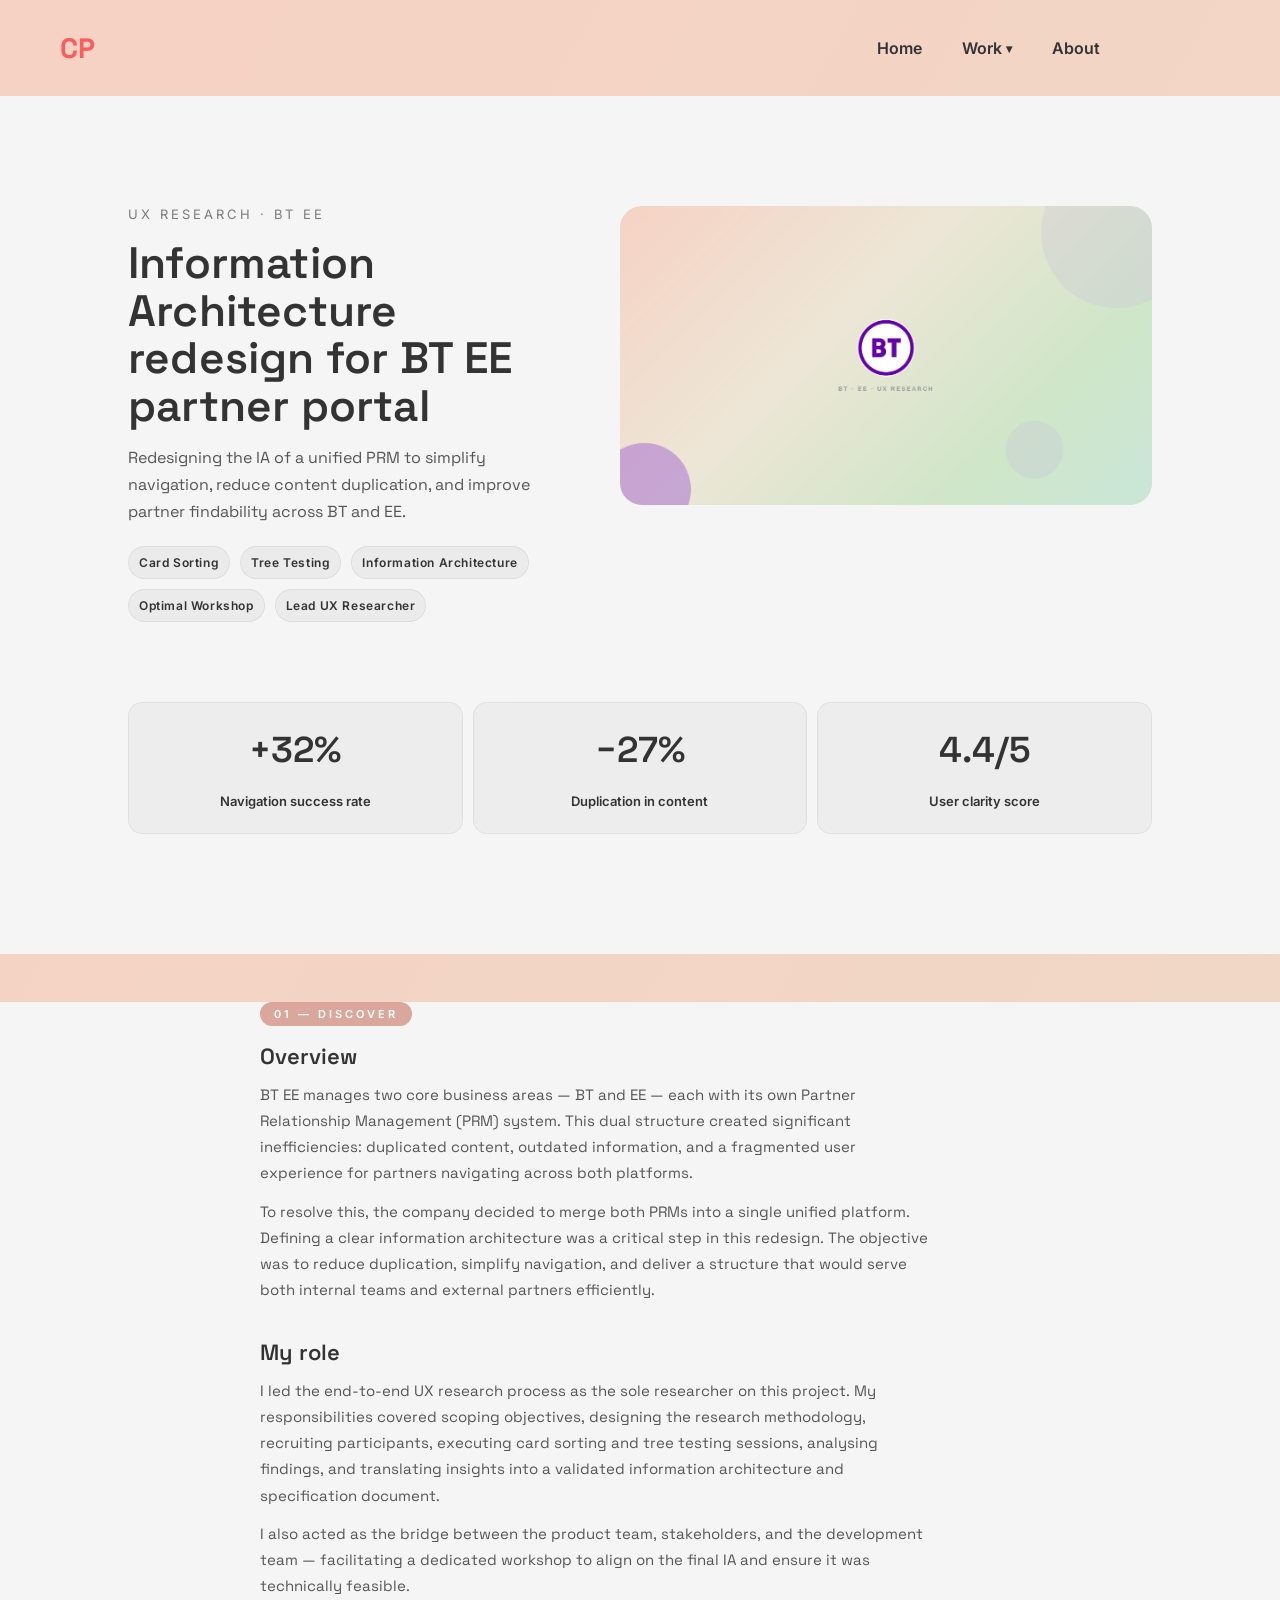
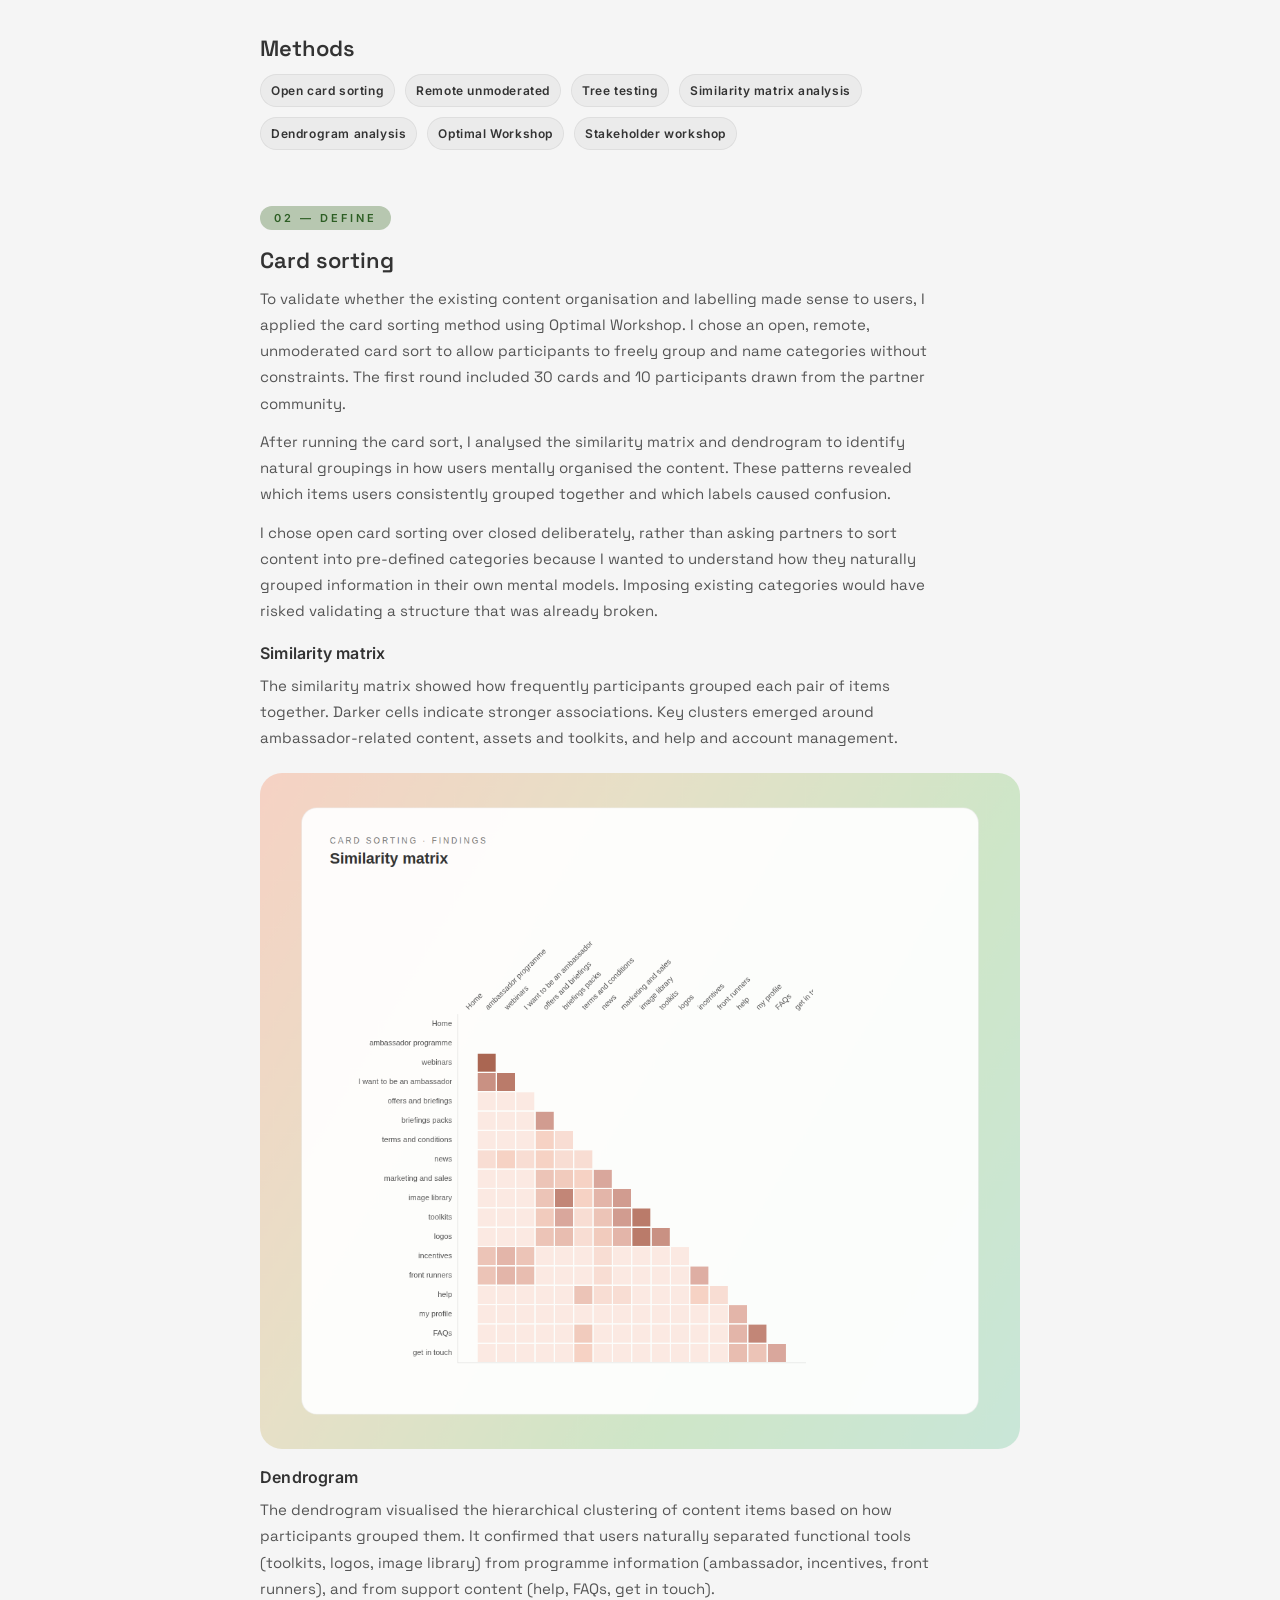
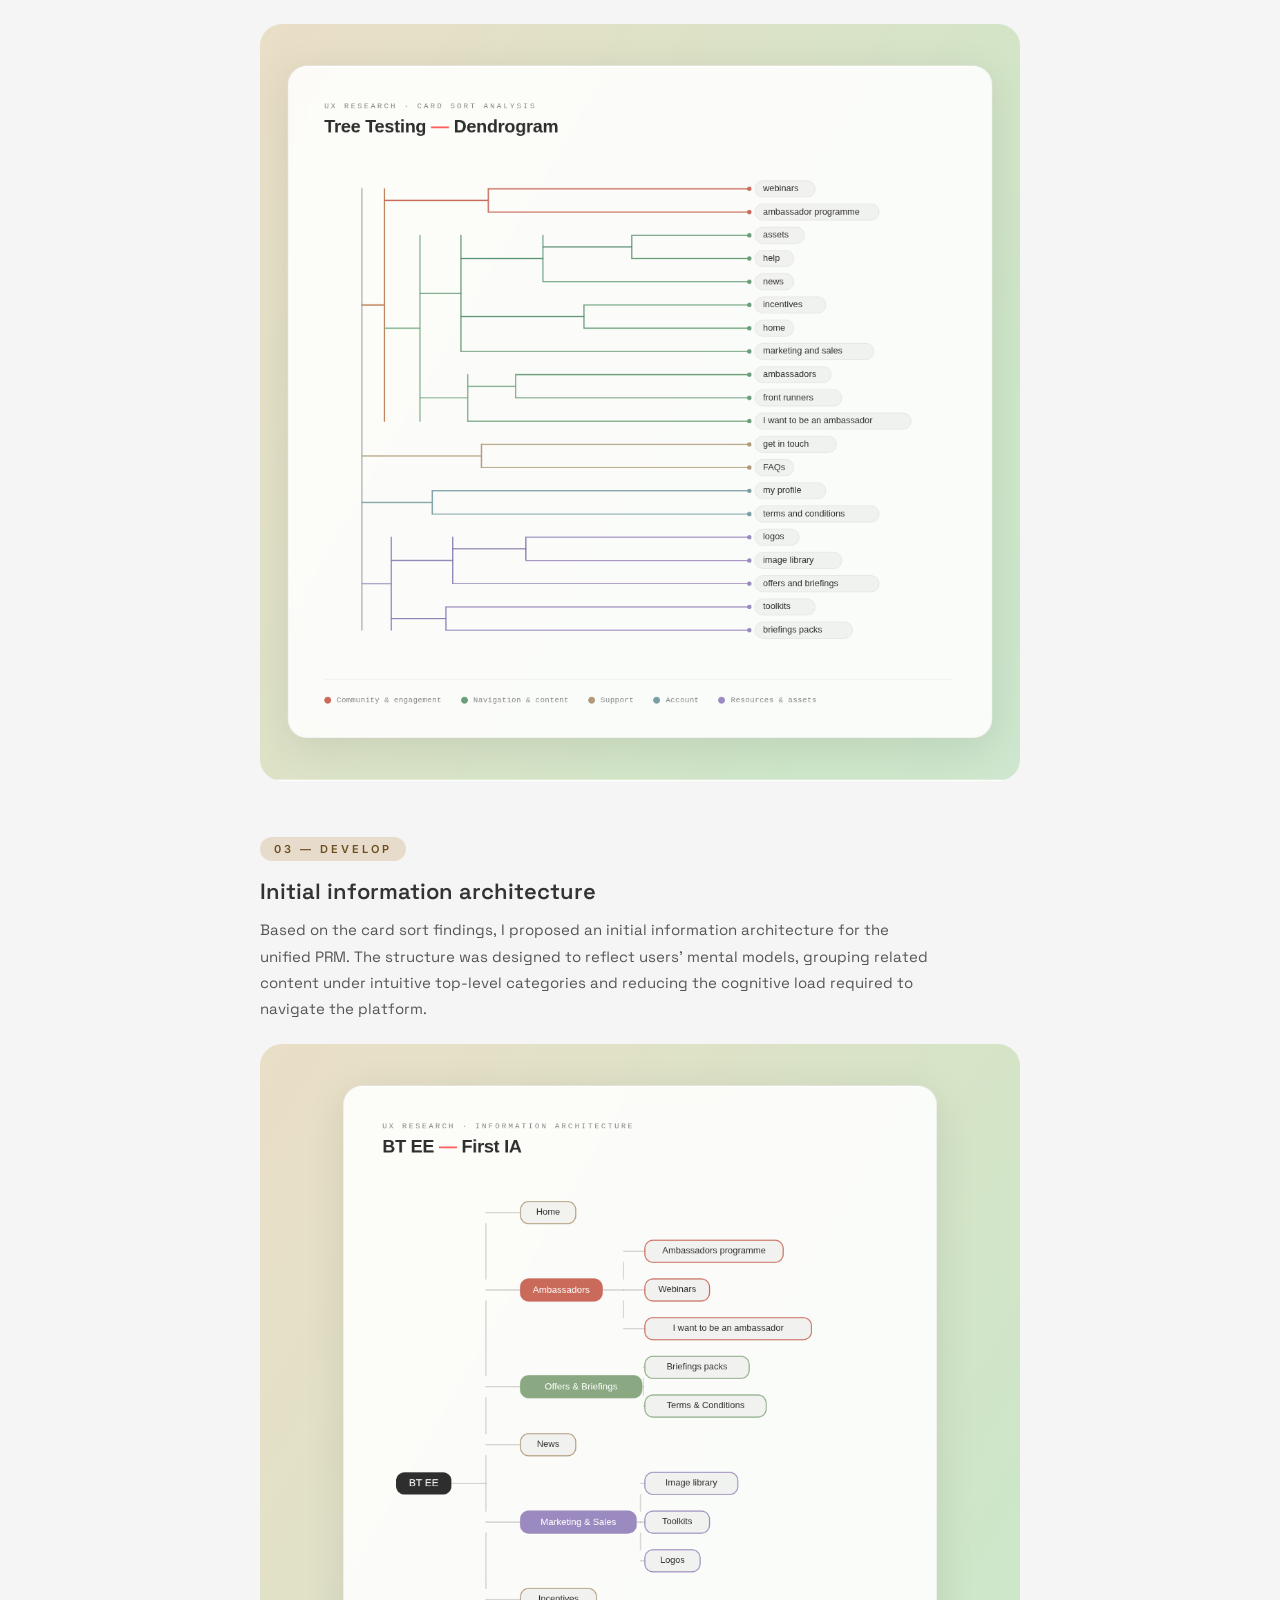
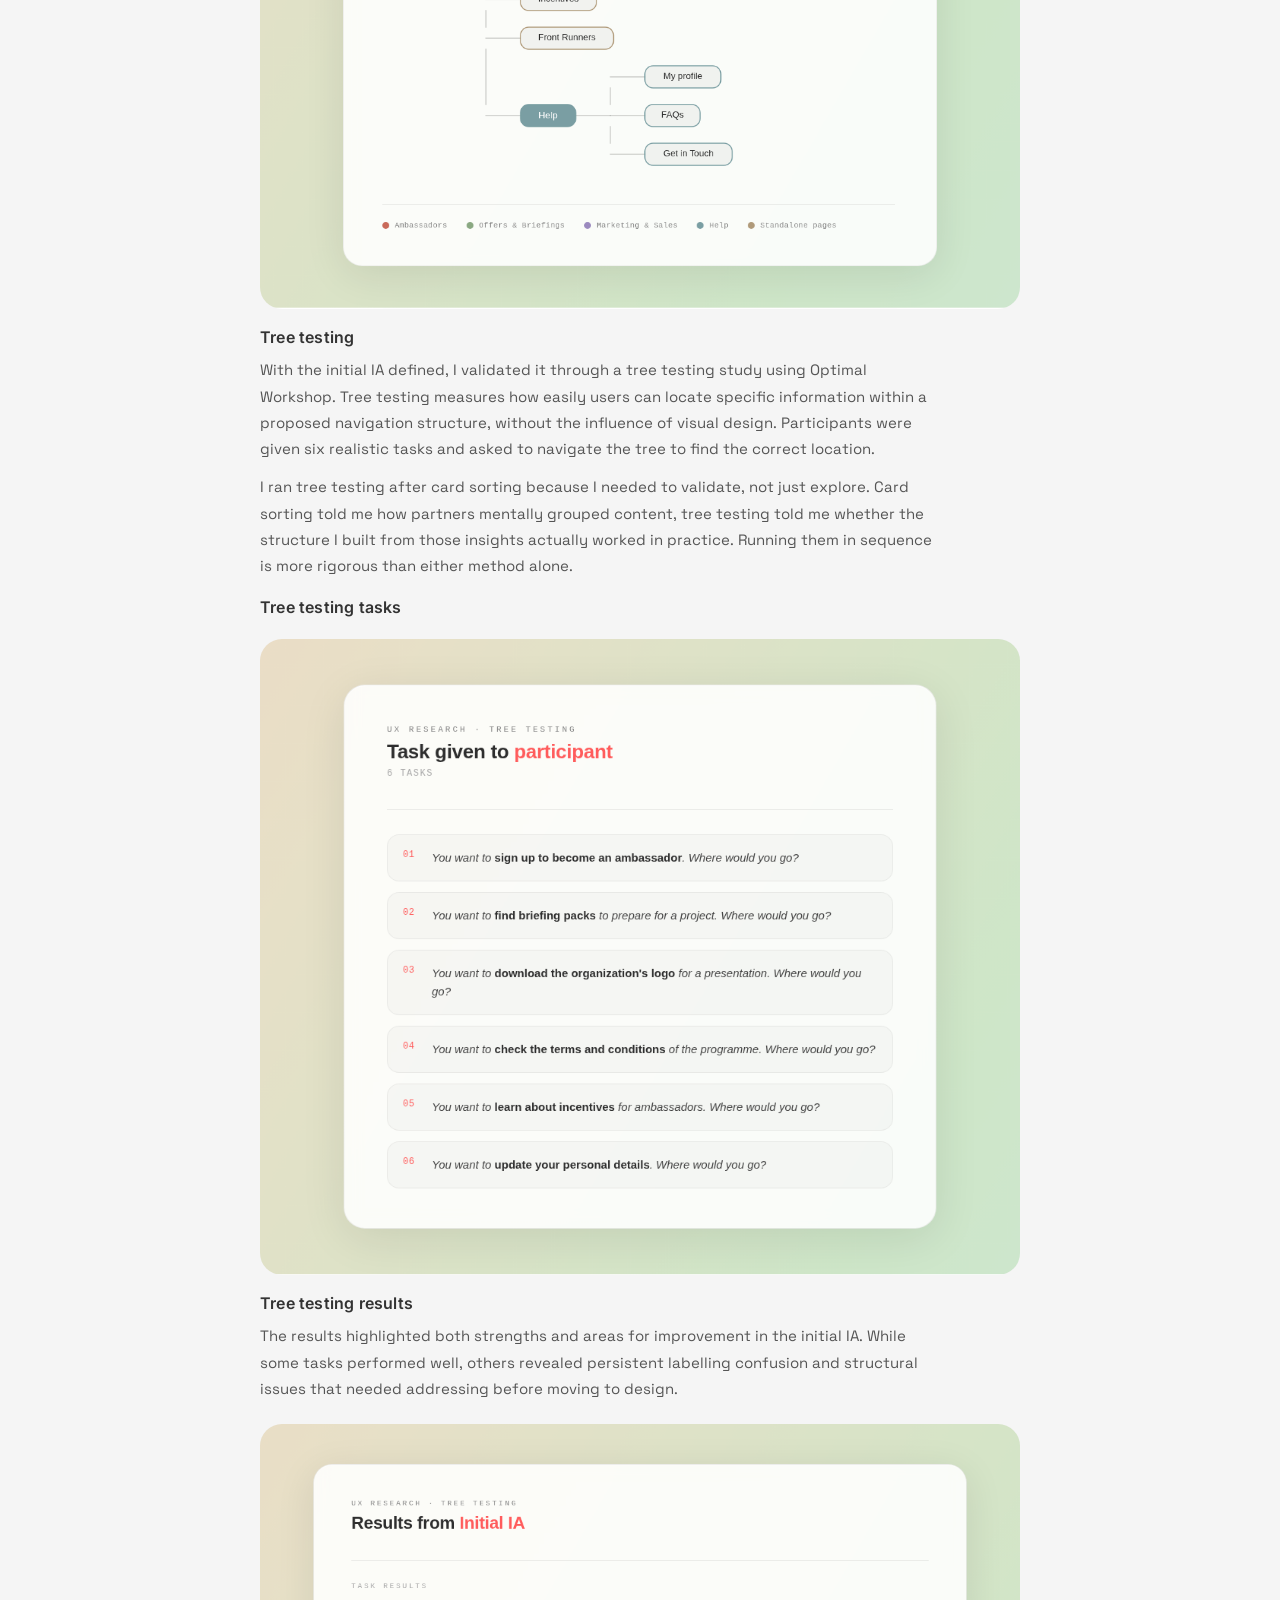
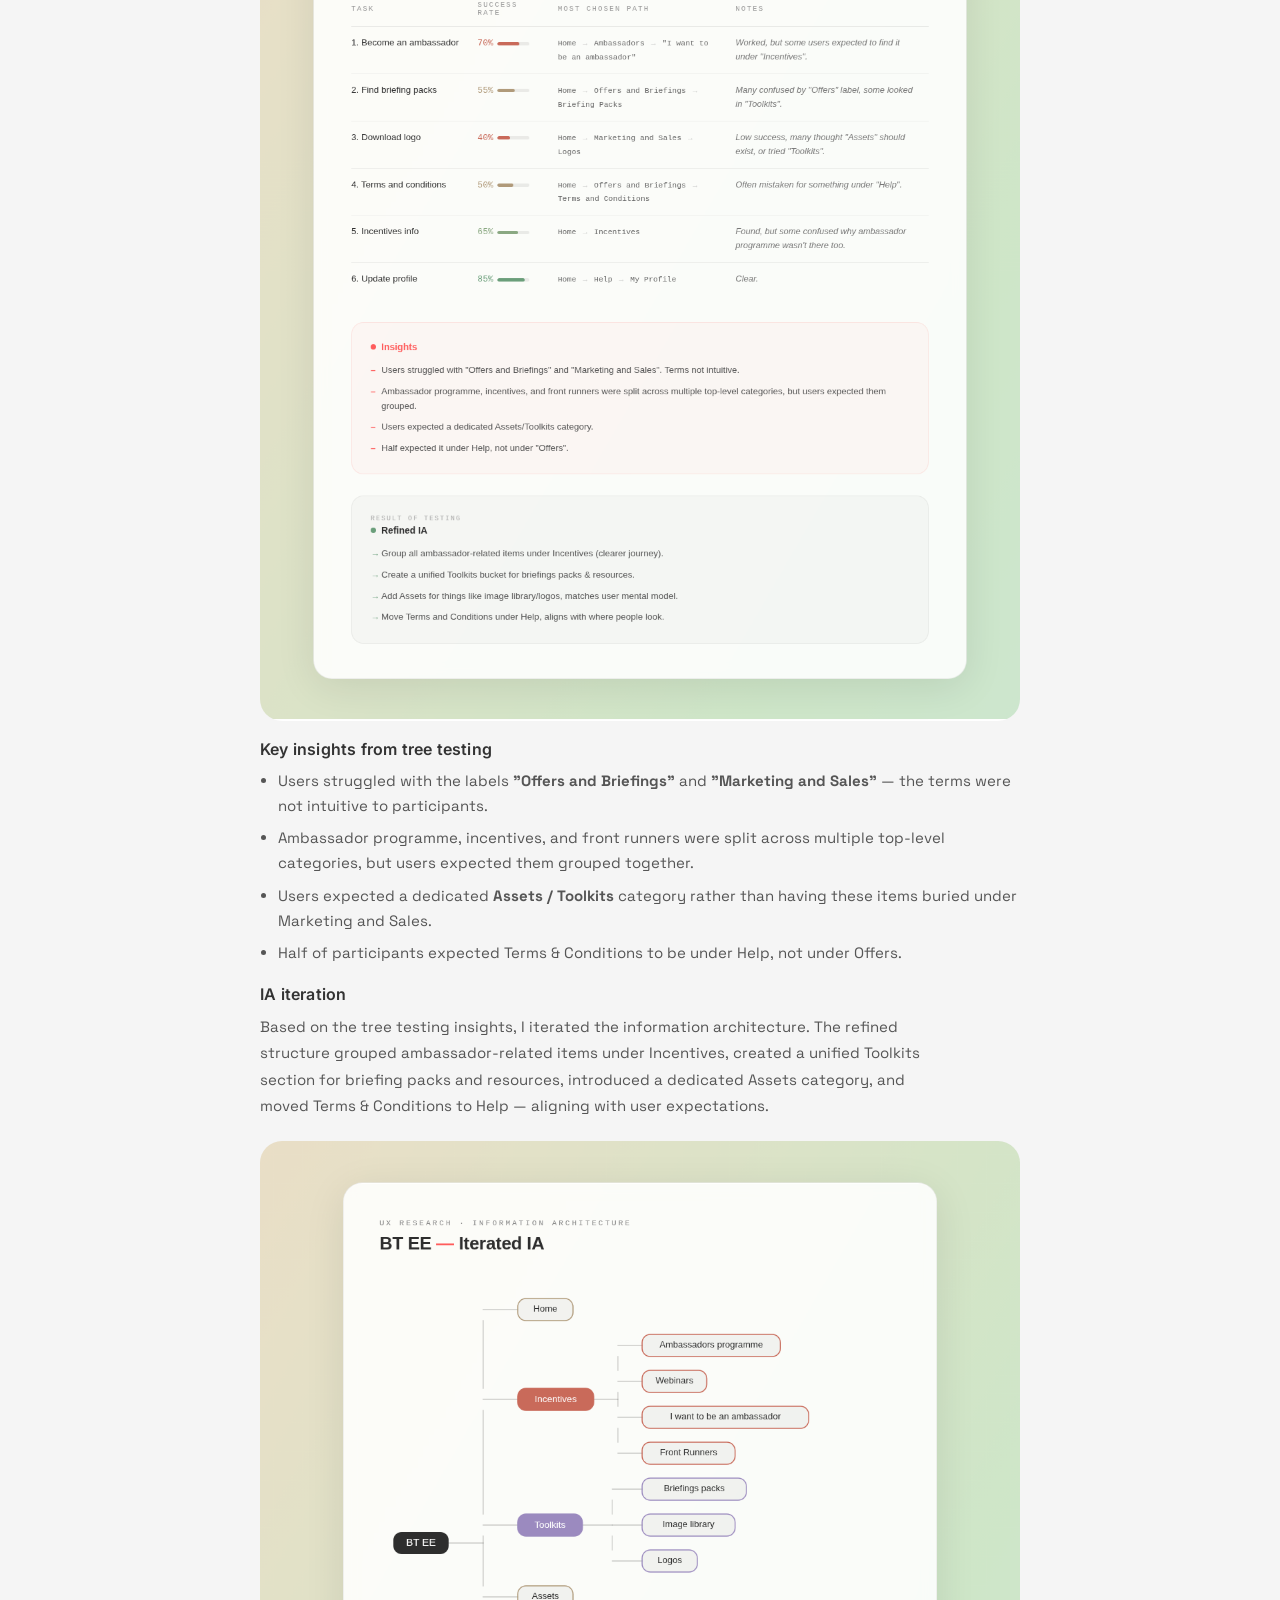
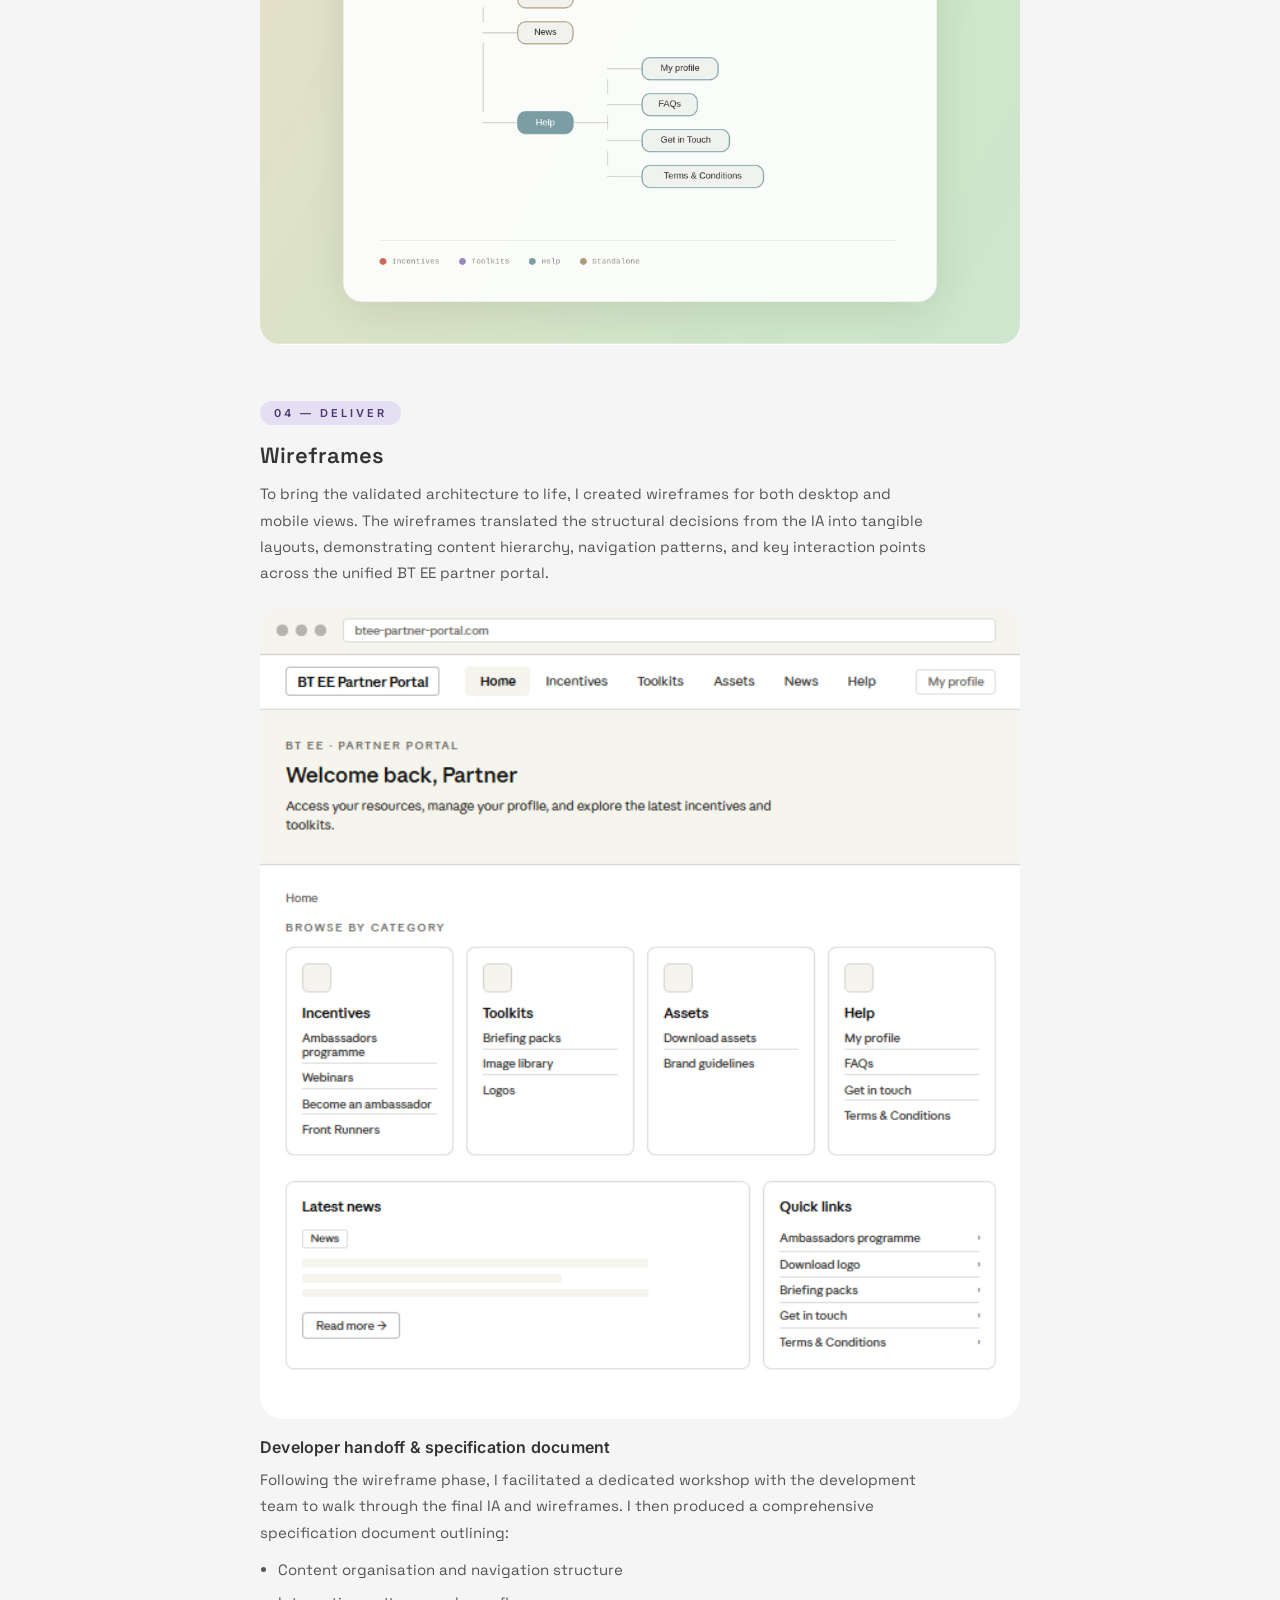
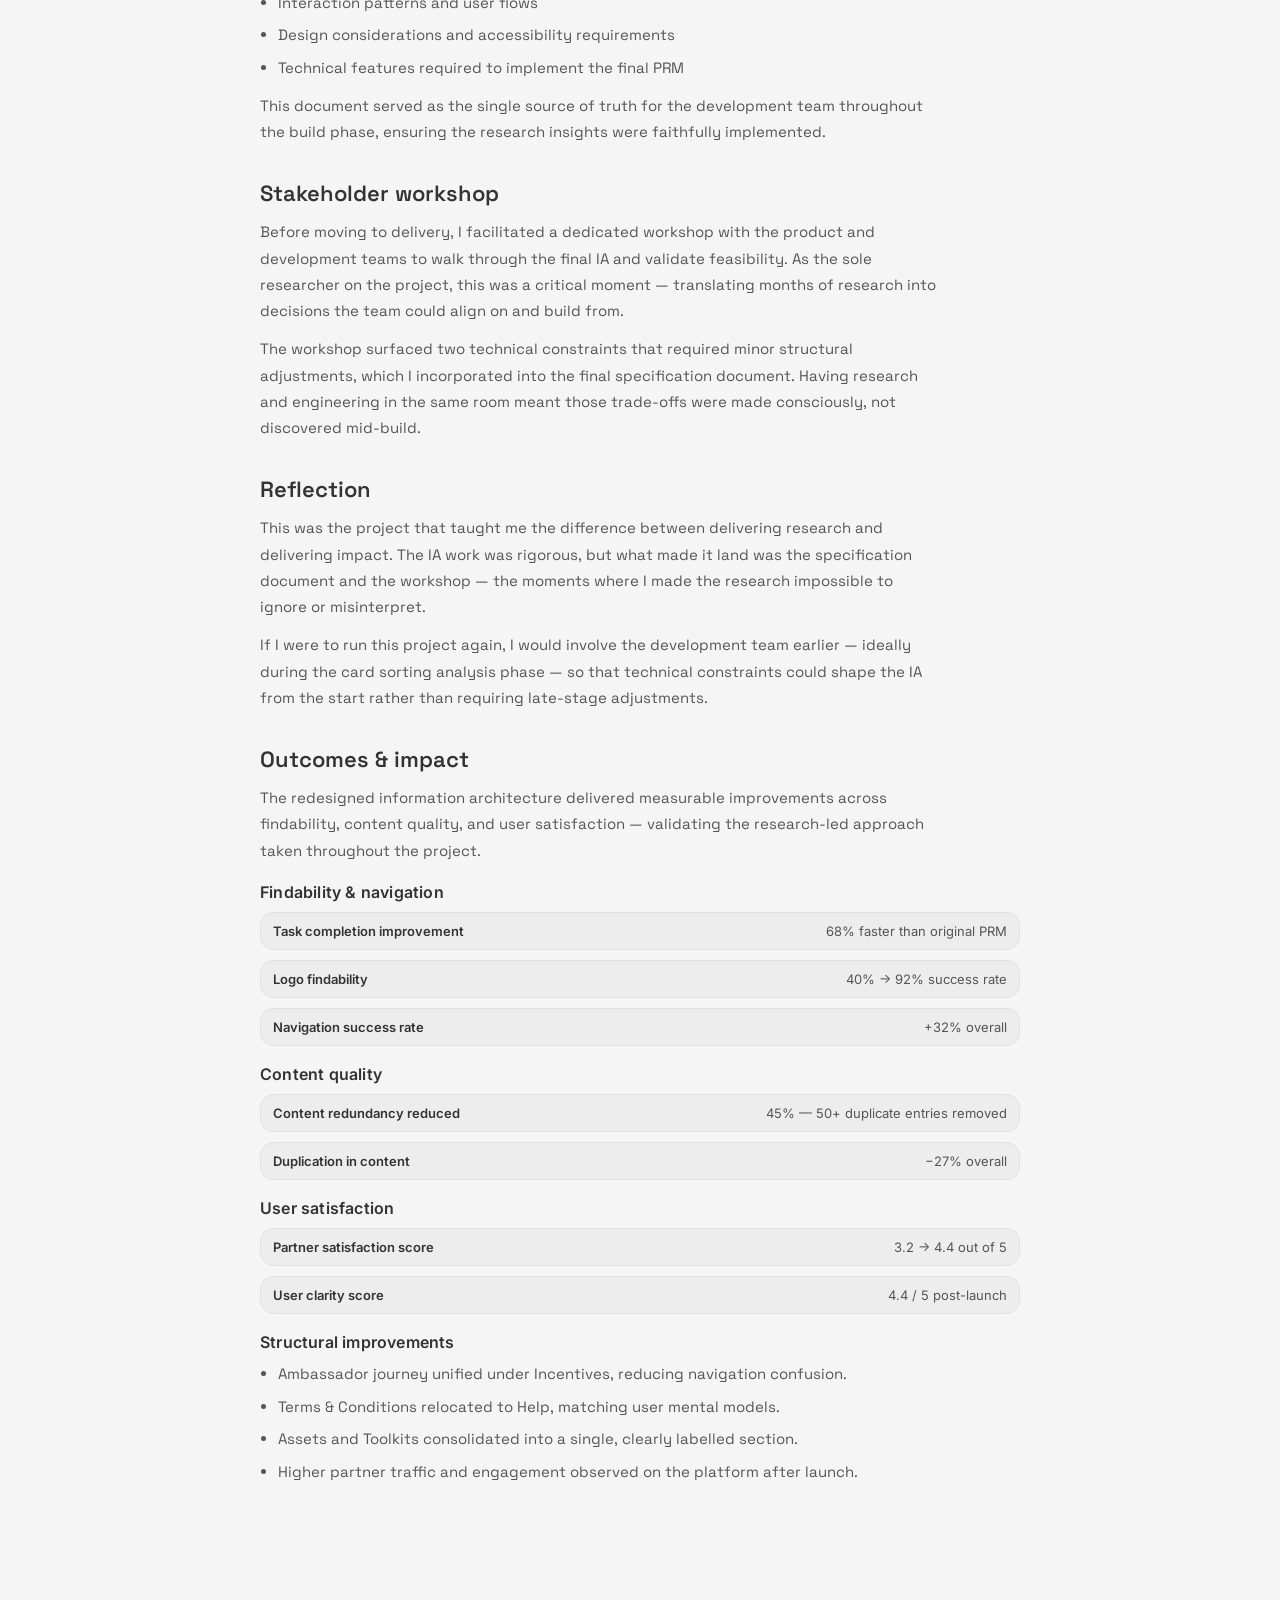
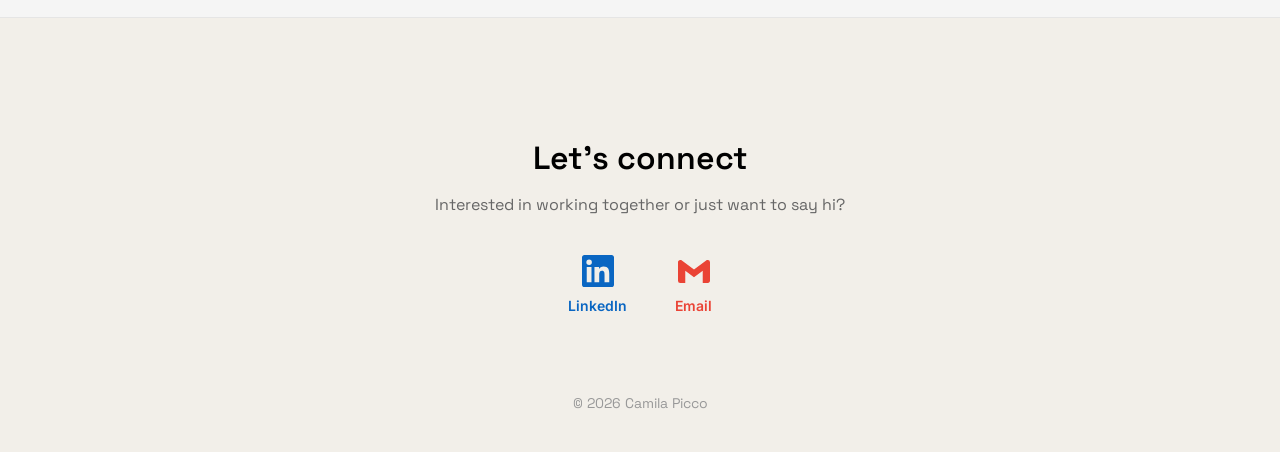
<file: bteecasestudy.html>
<!DOCTYPE html>
<html lang="en">
<head>
  <meta charset="UTF-8" />
  <meta name="viewport" content="width=device-width, initial-scale=1.0"/>
  <title>BT EE – Information Architecture</title>
  <link href="https://fonts.googleapis.com/css2?family=Space+Grotesk:wght@300;400;600&display=swap" rel="stylesheet">
  <link href="https://fonts.googleapis.com/css2?family=Inter:wght@400;600&display=swap" rel="stylesheet">
  <link rel="stylesheet" href="styles.css">
</head>
<body>
<header>
<nav>
  <a href="index.html" class="logo">CP</a>
  <div class="nav-links">
    <a href="index.html">Home</a>
    <div class="nav-dropdown">
      <button class="nav-dropdown-toggle" aria-haspopup="true" aria-expanded="false">
        Work
      </button>
      <div class="dropdown-menu" role="menu">
        <div class="dropdown-menu-inner">
          <a href="adobecasestudy.html" role="menuitem">
            Adobe
            <span class="dropdown-tag">UX Research</span>
          </a>
          <a href="bteecasestudy.html" role="menuitem">
            BT EE
            <span class="dropdown-tag">UX Research</span>
          </a>
          <a href="costacasestudy.html" role="menuitem">
            Costa Foundation
            <span class="dropdown-tag">UX/UI Design</span>
          </a>
        </div>
      </div>
    </div>
    <a href="aboutme.html">About</a>
  </div>
</nav>
</header>
<main>

  <!-- ── HERO ── -->
  <section class="case-hero">
    <div class="case-hero__container">
      <div class="case-hero__text">
        <p class="case-hero__meta">UX RESEARCH · BT EE</p>
        <h1>Information Architecture redesign for BT EE partner portal</h1>
        <p class="case-hero__lead">
          Redesigning the IA of a unified PRM to simplify navigation, reduce content duplication, and improve partner findability across BT and EE.
        </p>
        <div class="case-tags" style="margin-top: 20px;">
          <span class="case-tag">Card Sorting</span>
          <span class="case-tag">Tree Testing</span>
          <span class="case-tag">Information Architecture</span>
          <span class="case-tag">Optimal Workshop</span>
          <span class="case-tag">Lead UX Researcher</span>
        </div>
      </div>
      <figure class="case-hero__media">
        <img class="case-media__img" src="assets/placeholder_bt.png" alt="BT EE case study hero"/>
      </figure>
    </div>
  </section>

  <!-- ── KEY METRICS ── -->
  <section class="case-section" style="padding-top: 0;">
    <div class="case-section__container">
      <ul class="case-metrics" style="grid-template-columns: repeat(3, 1fr); margin-bottom: 0;">
        <li style="flex-direction: column; align-items: center; text-align: center; padding: 24px 20px;">
          <span class="case-metric__value" style="font-size: 36px; font-weight: 600; color: #333; font-family: 'Space Grotesk', sans-serif;">+32%</span>
          <span class="case-metric__label" style="margin-top: 6px;">Navigation success rate</span>
        </li>
        <li style="flex-direction: column; align-items: center; text-align: center; padding: 24px 20px; border-left: 1px solid rgba(0,0,0,0.06); border-right: 1px solid rgba(0,0,0,0.06);">
          <span class="case-metric__value" style="font-size: 36px; font-weight: 600; color: #333; font-family: 'Space Grotesk', sans-serif;">−27%</span>
          <span class="case-metric__label" style="margin-top: 6px;">Duplication in content</span>
        </li>
        <li style="flex-direction: column; align-items: center; text-align: center; padding: 24px 20px;">
          <span class="case-metric__value" style="font-size: 36px; font-weight: 600; color: #333; font-family: 'Space Grotesk', sans-serif;">4.4/5</span>
          <span class="case-metric__label" style="margin-top: 6px;">User clarity score</span>
        </li>
      </ul>
    </div>
  </section>

  <!-- ── CASE BODY ── -->
  <section class="case-section">
    <div class="case-section__container case-content">

      <!-- ═══════════════════════════════════
           PHASE 1 – DISCOVER
      ═══════════════════════════════════ -->
      <div style="display: flex; align-items: center; gap: 12px; margin: 48px 0 16px;">
        <span style="font-family: 'Inter', sans-serif; font-size: 11px; font-weight: 600; letter-spacing: 3px; text-transform: uppercase; color: #fff; background: #d9a79c; padding: 5px 14px; border-radius: 999px;">01 — Discover</span>
      </div>

      <h2 style="margin-top: 0;">Overview</h2>
      <p>
        BT EE manages two core business areas — BT and EE — each with its own Partner Relationship Management (PRM) system. This dual structure created significant inefficiencies: duplicated content, outdated information, and a fragmented user experience for partners navigating across both platforms.
      </p>
      <p>
        To resolve this, the company decided to merge both PRMs into a single unified platform. Defining a clear information architecture was a critical step in this redesign. The objective was to reduce duplication, simplify navigation, and deliver a structure that would serve both internal teams and external partners efficiently.
      </p>

      <h2>My role</h2>
      <p>
        I led the end-to-end UX research process as the sole researcher on this project. My responsibilities covered scoping objectives, designing the research methodology, recruiting participants, executing card sorting and tree testing sessions, analysing findings, and translating insights into a validated information architecture and specification document.
      </p>
      <p>
        I also acted as the bridge between the product team, stakeholders, and the development team — facilitating a dedicated workshop to align on the final IA and ensure it was technically feasible.
      </p>

      <h2>Methods</h2>
      <div class="case-tags">
        <span class="case-tag">Open card sorting</span>
        <span class="case-tag">Remote unmoderated</span>
        <span class="case-tag">Tree testing</span>
        <span class="case-tag">Similarity matrix analysis</span>
        <span class="case-tag">Dendrogram analysis</span>
        <span class="case-tag">Optimal Workshop</span>
        <span class="case-tag">Stakeholder workshop</span>
      </div>

      <!-- ═══════════════════════════════════
           PHASE 2 – DEFINE
      ═══════════════════════════════════ -->
      <div style="display: flex; align-items: center; gap: 12px; margin: 56px 0 16px;">
        <span style="font-family: 'Inter', sans-serif; font-size: 11px; font-weight: 600; letter-spacing: 3px; text-transform: uppercase; color: #fff; background: #b7c7b0; padding: 5px 14px; border-radius: 999px; color: #2d5e24;">02 — Define</span>
      </div>

      <h2 style="margin-top: 0;">Card sorting</h2>
      <p>
        To validate whether the existing content organisation and labelling made sense to users, I applied the card sorting method using Optimal Workshop. I chose an open, remote, unmoderated card sort to allow participants to freely group and name categories without constraints. The first round included 30 cards and 10 participants drawn from the partner community.
      </p>
      <p>
        After running the card sort, I analysed the similarity matrix and dendrogram to identify natural groupings in how users mentally organised the content. These patterns revealed which items users consistently grouped together and which labels caused confusion.
      </p>
      <p>
        I chose open card sorting over closed deliberately, rather than asking partners to sort content into 
        pre-defined categories because I wanted to understand how they naturally grouped information in their own mental 
        models. Imposing existing categories would have risked validating a structure that was already broken.
      </p>

      <h3>Similarity matrix</h3>
      <p>
        The similarity matrix showed how frequently participants grouped each pair of items together. Darker cells indicate stronger associations. Key clusters emerged around ambassador-related content, assets and toolkits, and help and account management.
      </p>
      <figure class="case-media">
        <img class="case-media__img" src="assets/similarity_matrix_styled.png" alt="Similarity matrix from card sorting"/>
      </figure>

      <h3>Dendrogram</h3>
      <p>
        The dendrogram visualised the hierarchical clustering of content items based on how participants grouped them. It confirmed that users naturally separated functional tools (toolkits, logos, image library) from programme information (ambassador, incentives, front runners), and from support content (help, FAQs, get in touch).
      </p>
      <figure class="case-media">
        <img class="case-media__img" src="assets/dendrogram.png" alt="Dendrogram from card sorting analysis"/>
      </figure>

      <!-- ═══════════════════════════════════
           PHASE 3 – DEVELOP
      ═══════════════════════════════════ -->
      <div style="display: flex; align-items: center; gap: 12px; margin: 56px 0 16px;">
        <span style="font-family: 'Inter', sans-serif; font-size: 11px; font-weight: 600; letter-spacing: 3px; text-transform: uppercase; background: #e7dccb; padding: 5px 14px; border-radius: 999px; color: #6b4f1f;">03 — Develop</span>
      </div>

      <h2 style="margin-top: 0;">Initial information architecture</h2>
      <p>
        Based on the card sort findings, I proposed an initial information architecture for the unified PRM. The structure was designed to reflect users' mental models, grouping related content under intuitive top-level categories and reducing the cognitive load required to navigate the platform.
      </p>
      <figure class="case-media">
        <img class="case-media__img" src="assets/BTEE_firstIA.png" alt="Initial information architecture for BT EE"/>
      </figure>

      <h3>Tree testing</h3>
      <p>
        With the initial IA defined, I validated it through a tree testing study using Optimal Workshop. Tree testing measures how easily users can locate specific information within a proposed navigation structure, without the influence of visual design. Participants were given six realistic tasks and asked to navigate the tree to find the correct location.
      </p>
      <p>
        I ran tree testing after card sorting because I needed to validate, not just explore. Card sorting told 
        me how partners mentally grouped content, tree testing told me whether the structure I built from those 
        insights actually worked in practice. Running them in sequence is more rigorous than either method alone.
      </p>

      <h3>Tree testing tasks</h3>
      <figure class="case-media">
        <img class="case-media__img" src="assets/treetesting_questions.PNG" alt="Tree testing tasks given to participants"/>
      </figure>

      <h3>Tree testing results</h3>
      <p>
        The results highlighted both strengths and areas for improvement in the initial IA. While some tasks performed well, others revealed persistent labelling confusion and structural issues that needed addressing before moving to design.
      </p>
      <figure class="case-media">
        <img class="case-media__img" src="assets/results_treetesting.PNG" alt="Tree testing results"/>
      </figure>

      <h3>Key insights from tree testing</h3>
      <ul class="case-list">
        <li>Users struggled with the labels <strong>"Offers and Briefings"</strong> and <strong>"Marketing and Sales"</strong> — the terms were not intuitive to participants.</li>
        <li>Ambassador programme, incentives, and front runners were split across multiple top-level categories, but users expected them grouped together.</li>
        <li>Users expected a dedicated <strong>Assets / Toolkits</strong> category rather than having these items buried under Marketing and Sales.</li>
        <li>Half of participants expected Terms & Conditions to be under Help, not under Offers.</li>
      </ul>

      <h3>IA iteration</h3>
      <p>
        Based on the tree testing insights, I iterated the information architecture. The refined structure grouped ambassador-related items under Incentives, created a unified Toolkits section for briefing packs and resources, introduced a dedicated Assets category, and moved Terms & Conditions to Help — aligning with user expectations.
      </p>
      <figure class="case-media">
        <img class="case-media__img" src="assets/btee_iteration.png" alt="Iterated information architecture"/>
      </figure>

      <!-- ═══════════════════════════════════
           PHASE 4 – DELIVER
      ═══════════════════════════════════ -->
      <div style="display: flex; align-items: center; gap: 12px; margin: 56px 0 16px;">
        <span style="font-family: 'Inter', sans-serif; font-size: 11px; font-weight: 600; letter-spacing: 3px; text-transform: uppercase; background: #e4dff2; padding: 5px 14px; border-radius: 999px; color: #4a3570;">04 — Deliver</span>
      </div>

      <h2 style="margin-top: 0;">Wireframes</h2>
      <p>
        To bring the validated architecture to life, I created wireframes for both desktop and mobile views. 
        The wireframes translated the structural decisions from the IA into tangible layouts, demonstrating 
        content hierarchy, navigation patterns, and key interaction points across the unified BT EE partner portal.
      </p>
      <figure class="case-media">
        <img class="case-media__img" src="assets/wireframeBTEE.PNG" alt="Wireframe for homepage"/>
      </figure>

      <h3>Developer handoff & specification document</h3>
      <p>
        Following the wireframe phase, I facilitated a dedicated workshop with the development team to walk through the final IA and wireframes. I then produced a comprehensive specification document outlining:
      </p>
      <ul class="case-list">
        <li>Content organisation and navigation structure</li>
        <li>Interaction patterns and user flows</li>
        <li>Design considerations and accessibility requirements</li>
        <li>Technical features required to implement the final PRM</li>
      </ul>
      <p>
        This document served as the single source of truth for the development team throughout the build phase, ensuring the research insights were faithfully implemented.
      </p>
      <h2>Stakeholder workshop</h2>
          <p>
            Before moving to delivery, I facilitated a dedicated workshop with the product and development teams 
            to walk through the final IA and validate feasibility. As the sole researcher on the project, this 
            was a critical moment — translating months of research into decisions the team could align on and build from.
          </p>
          <p>
            The workshop surfaced two technical constraints that required minor structural adjustments, which I 
            incorporated into the final specification document. Having research and engineering in the same room 
            meant those trade-offs were made consciously, not discovered mid-build.
          </p>

          <h2>Reflection</h2>
          <p>
            This was the project that taught me the difference between delivering research and delivering impact. 
            The IA work was rigorous, but what made it land was the specification document and the workshop — 
            the moments where I made the research impossible to ignore or misinterpret.
          </p>
          <p>
            If I were to run this project again, I would involve the development team earlier — ideally during 
            the card sorting analysis phase — so that technical constraints could shape the IA from the start 
            rather than requiring late-stage adjustments.
          </p>
      <h2>Outcomes &amp; impact</h2>
          <p>
            The redesigned information architecture delivered measurable improvements across findability, content quality, and user satisfaction — validating the research-led approach taken throughout the project.
          </p>

      <h3>Findability &amp; navigation</h3>
      <ul class="case-metrics">
        <li><span class="case-metric__label">Task completion improvement</span><span class="case-metric__value">68% faster than original PRM</span></li>
        <li><span class="case-metric__label">Logo findability</span><span class="case-metric__value">40% → 92% success rate</span></li>
        <li><span class="case-metric__label">Navigation success rate</span><span class="case-metric__value">+32% overall</span></li>
      </ul>

      <h3>Content quality</h3>
      <ul class="case-metrics">
        <li><span class="case-metric__label">Content redundancy reduced</span><span class="case-metric__value">45% — 50+ duplicate entries removed</span></li>
        <li><span class="case-metric__label">Duplication in content</span><span class="case-metric__value">−27% overall</span></li>
      </ul>

      <h3>User satisfaction</h3>
      <ul class="case-metrics">
        <li><span class="case-metric__label">Partner satisfaction score</span><span class="case-metric__value">3.2 → 4.4 out of 5</span></li>
        <li><span class="case-metric__label">User clarity score</span><span class="case-metric__value">4.4 / 5 post-launch</span></li>
      </ul>

      <h3>Structural improvements</h3>
      <ul class="case-list">
        <li>Ambassador journey unified under Incentives, reducing navigation confusion.</li>
        <li>Terms &amp; Conditions relocated to Help, matching user mental models.</li>
        <li>Assets and Toolkits consolidated into a single, clearly labelled section.</li>
        <li>Higher partner traffic and engagement observed on the platform after launch.</li>
      </ul>

    </div>
  </section>

</main>

<footer class="footer">
  <div class="footer-content">
    <h2>Let's connect</h2>
    <p>Interested in working together or just want to say hi?</p>
    <div class="footer-links">
      <a href="https://www.linkedin.com/in/camilamariapicco/" class="footer-icon-link footer-icon-link--linkedin">
        <svg xmlns="http://www.w3.org/2000/svg" width="32" height="32" viewBox="0 0 24 24" fill="currentColor">
          <path d="M20.447 20.452h-3.554v-5.569c0-1.328-.027-3.037-1.852-3.037-1.853 0-2.136 1.445-2.136 2.939v5.667H9.351V9h3.414v1.561h.046c.477-.9 1.637-1.85 3.37-1.85 3.601 0 4.267 2.37 4.267 5.455v6.286zM5.337 7.433a2.062 2.062 0 0 1-2.063-2.065 2.064 2.064 0 1 1 2.063 2.065zm1.782 13.019H3.555V9h3.564v11.452zM22.225 0H1.771C.792 0 0 .774 0 1.729v20.542C0 23.227.792 24 1.771 24h20.451C23.2 24 24 23.227 24 22.271V1.729C24 .774 23.2 0 22.222 0h.003z"/>
        </svg>
        LinkedIn
      </a>
      <a href="mailto:camilamariapicco@gmail.com" class="footer-icon-link footer-icon-link--gmail">
        <svg xmlns="http://www.w3.org/2000/svg" width="32" height="32" viewBox="0 0 24 24" fill="currentColor">
          <path d="M24 5.457v13.909c0 .904-.732 1.636-1.636 1.636h-3.819V11.73L12 16.64l-6.545-4.91v9.273H1.636A1.636 1.636 0 0 1 0 19.366V5.457c0-.904.732-1.636 1.636-1.636h.749L12 10.91l9.615-7.09h.749A1.636 1.636 0 0 1 24 5.457z"/>
        </svg>
        Email
      </a>
    </div>
  </div>
  <div class="footer-bottom">© 2026 Camila Picco</div>
</footer>

<script src="script.js"></script>
</body>
</html>
</file>
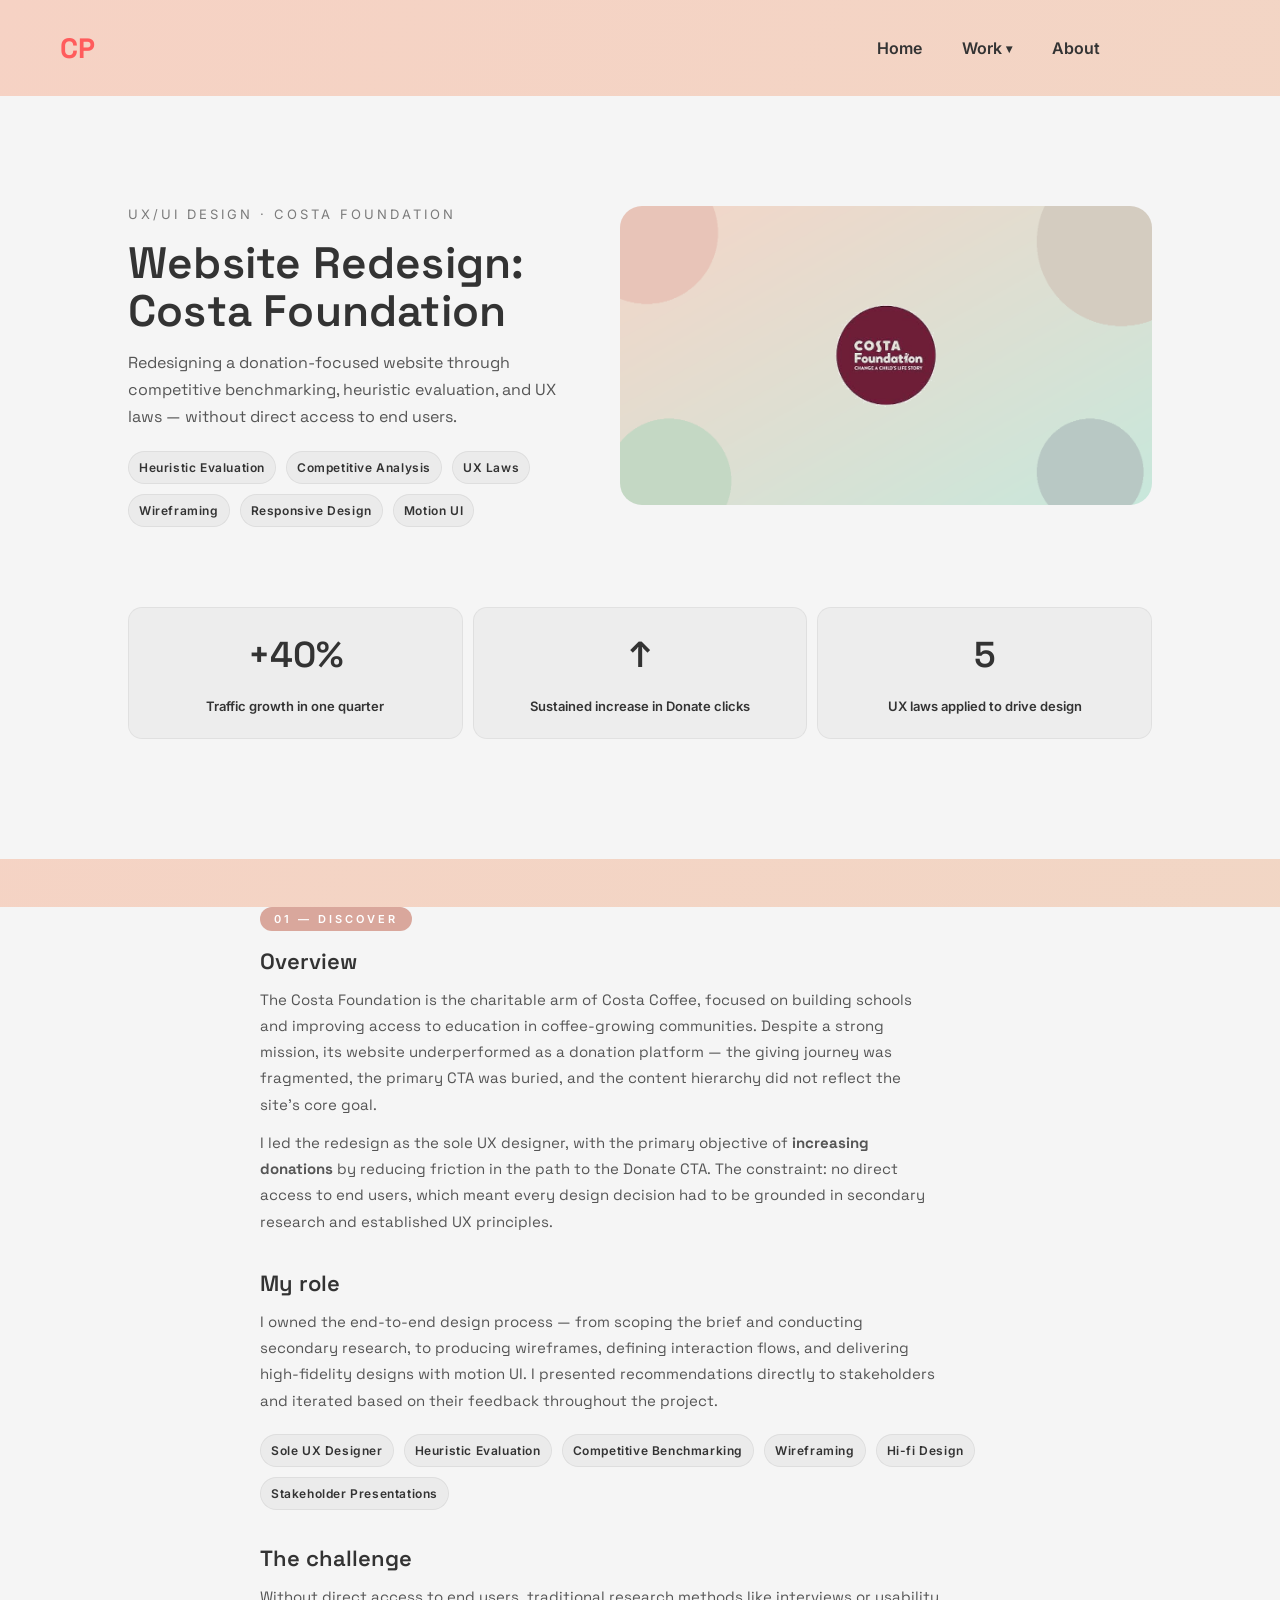
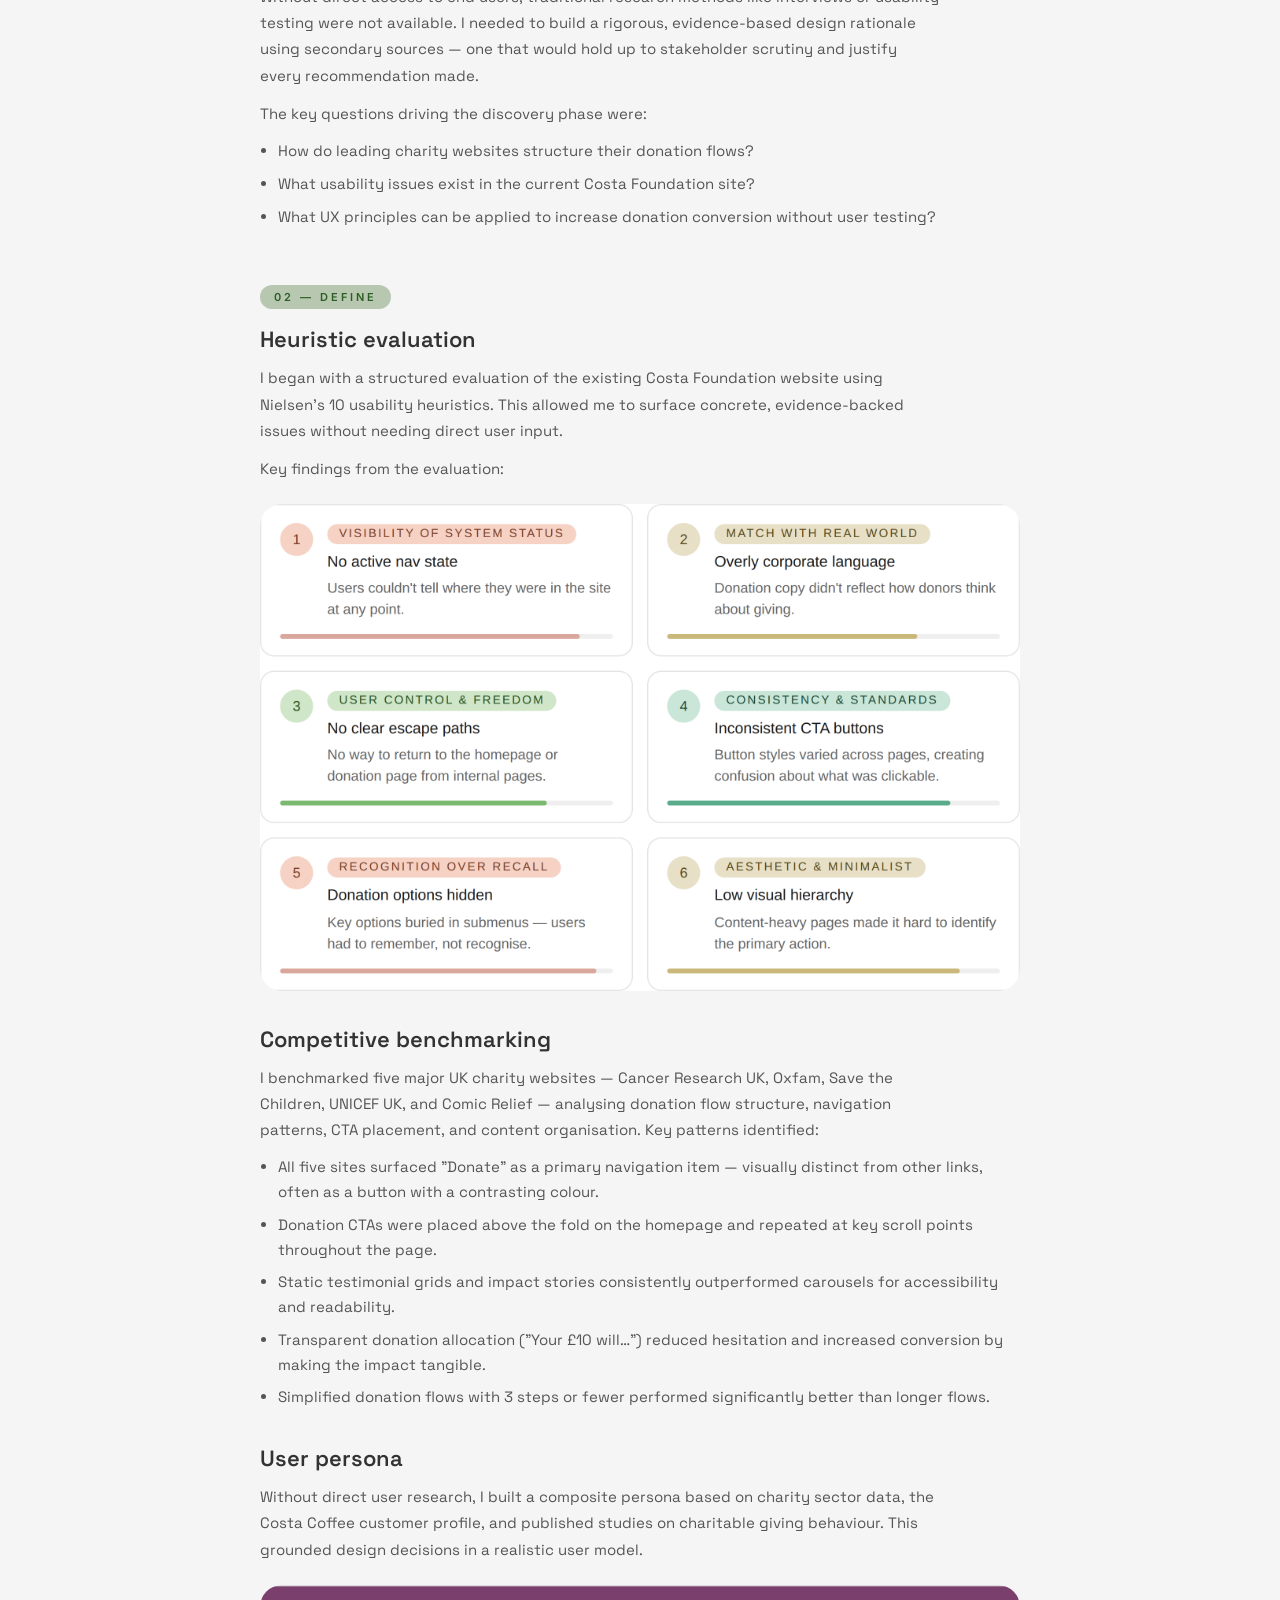
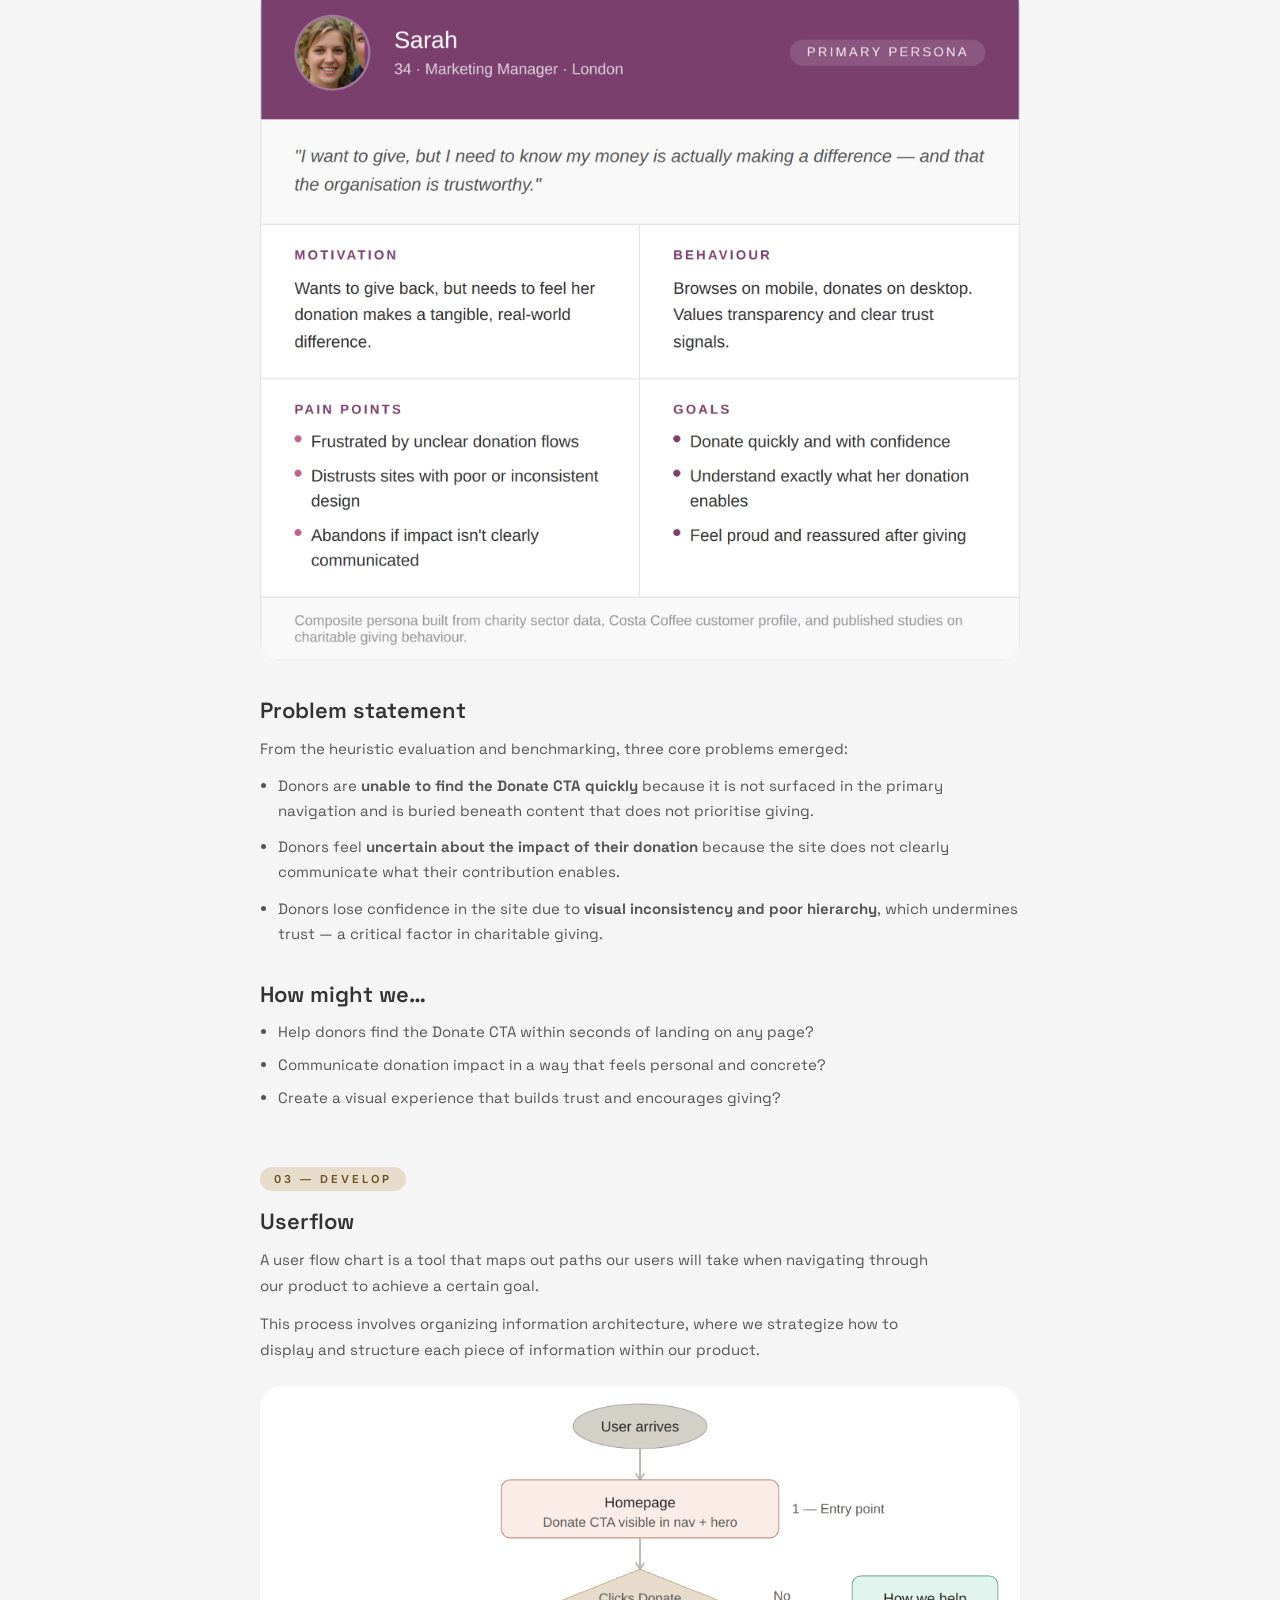
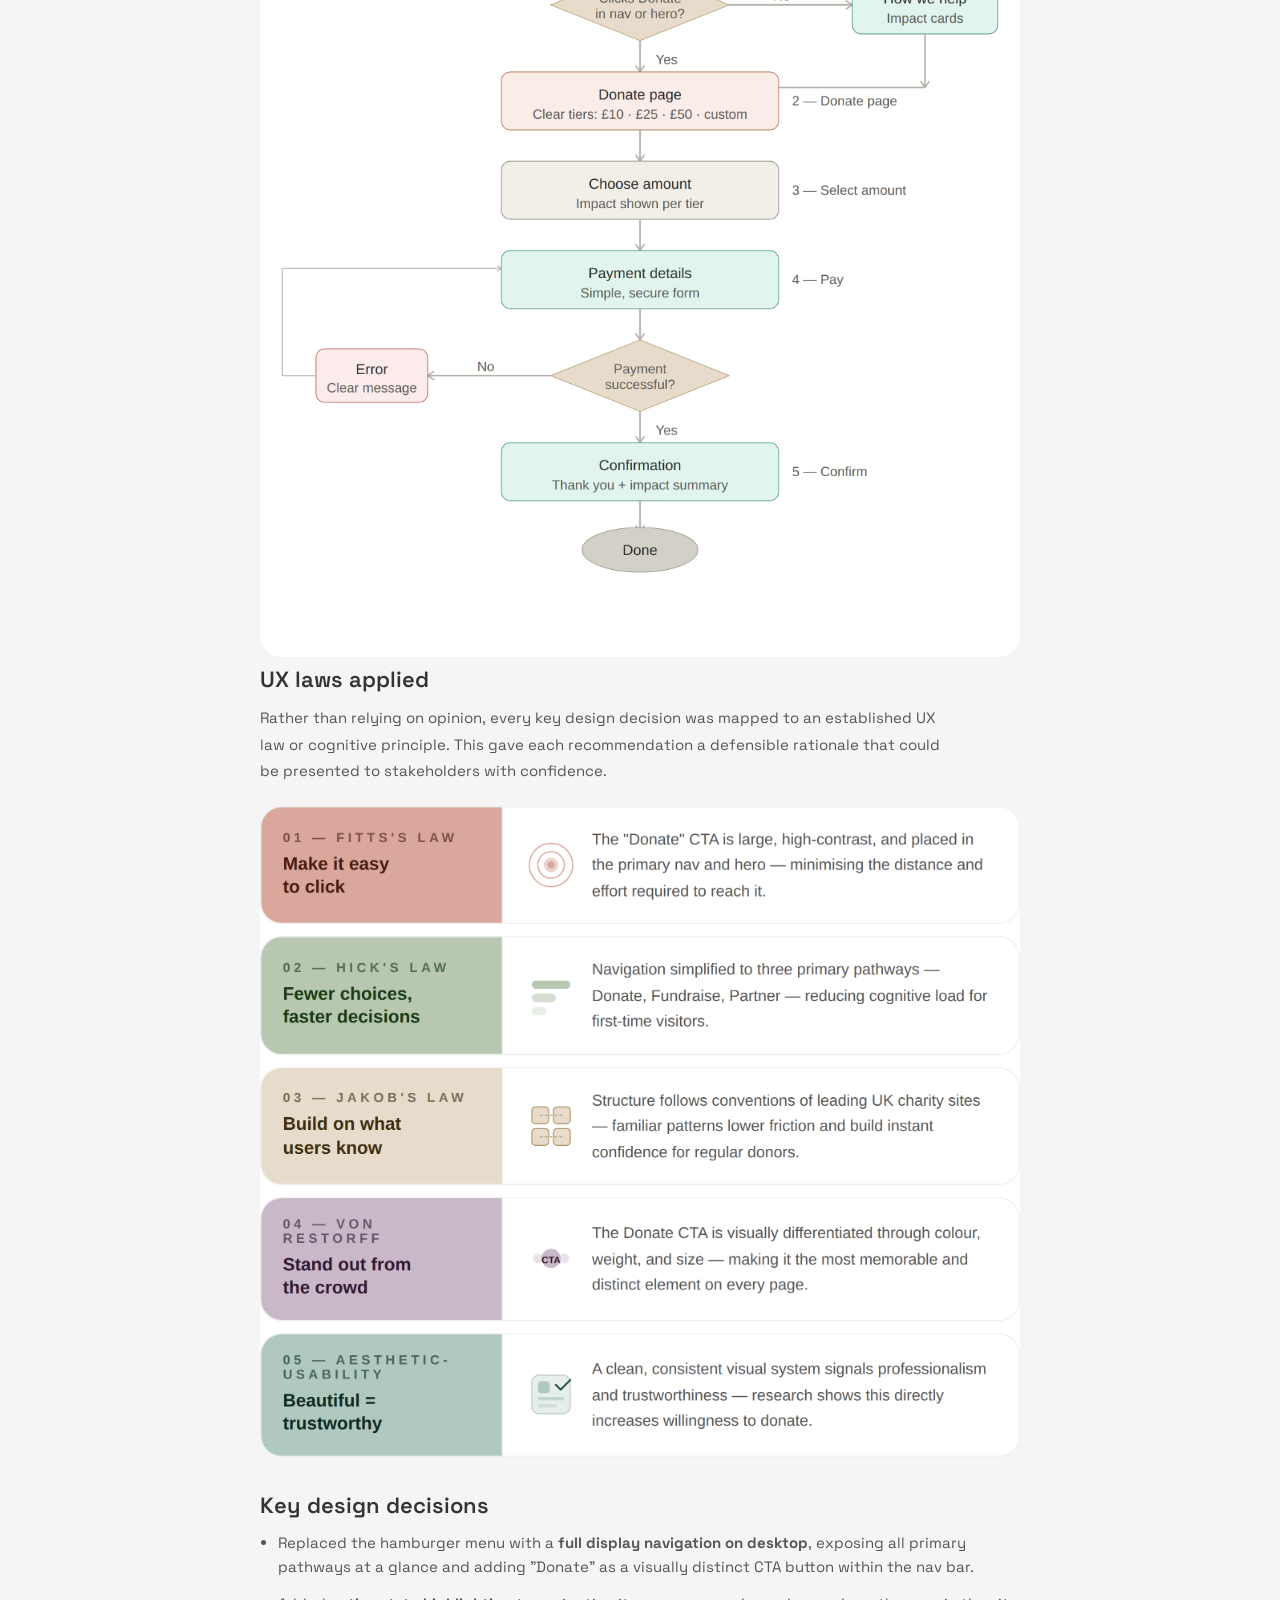
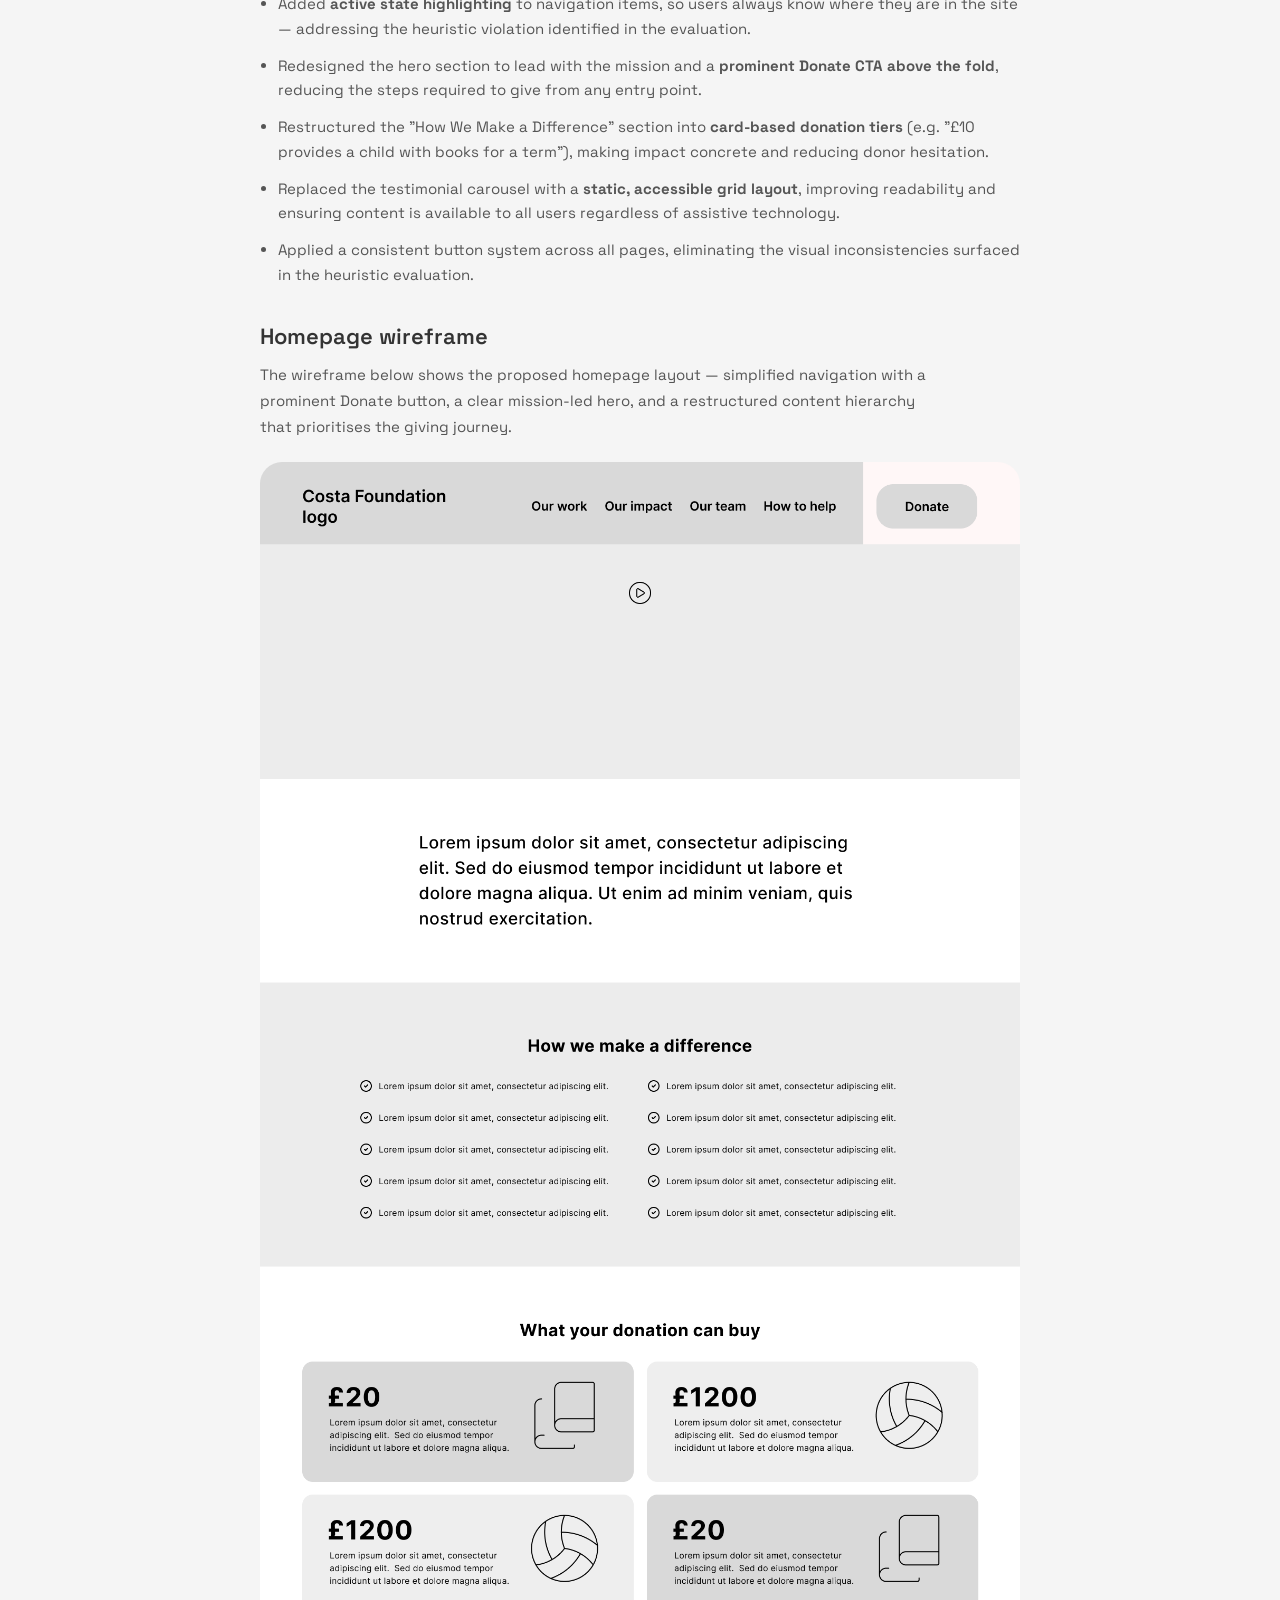
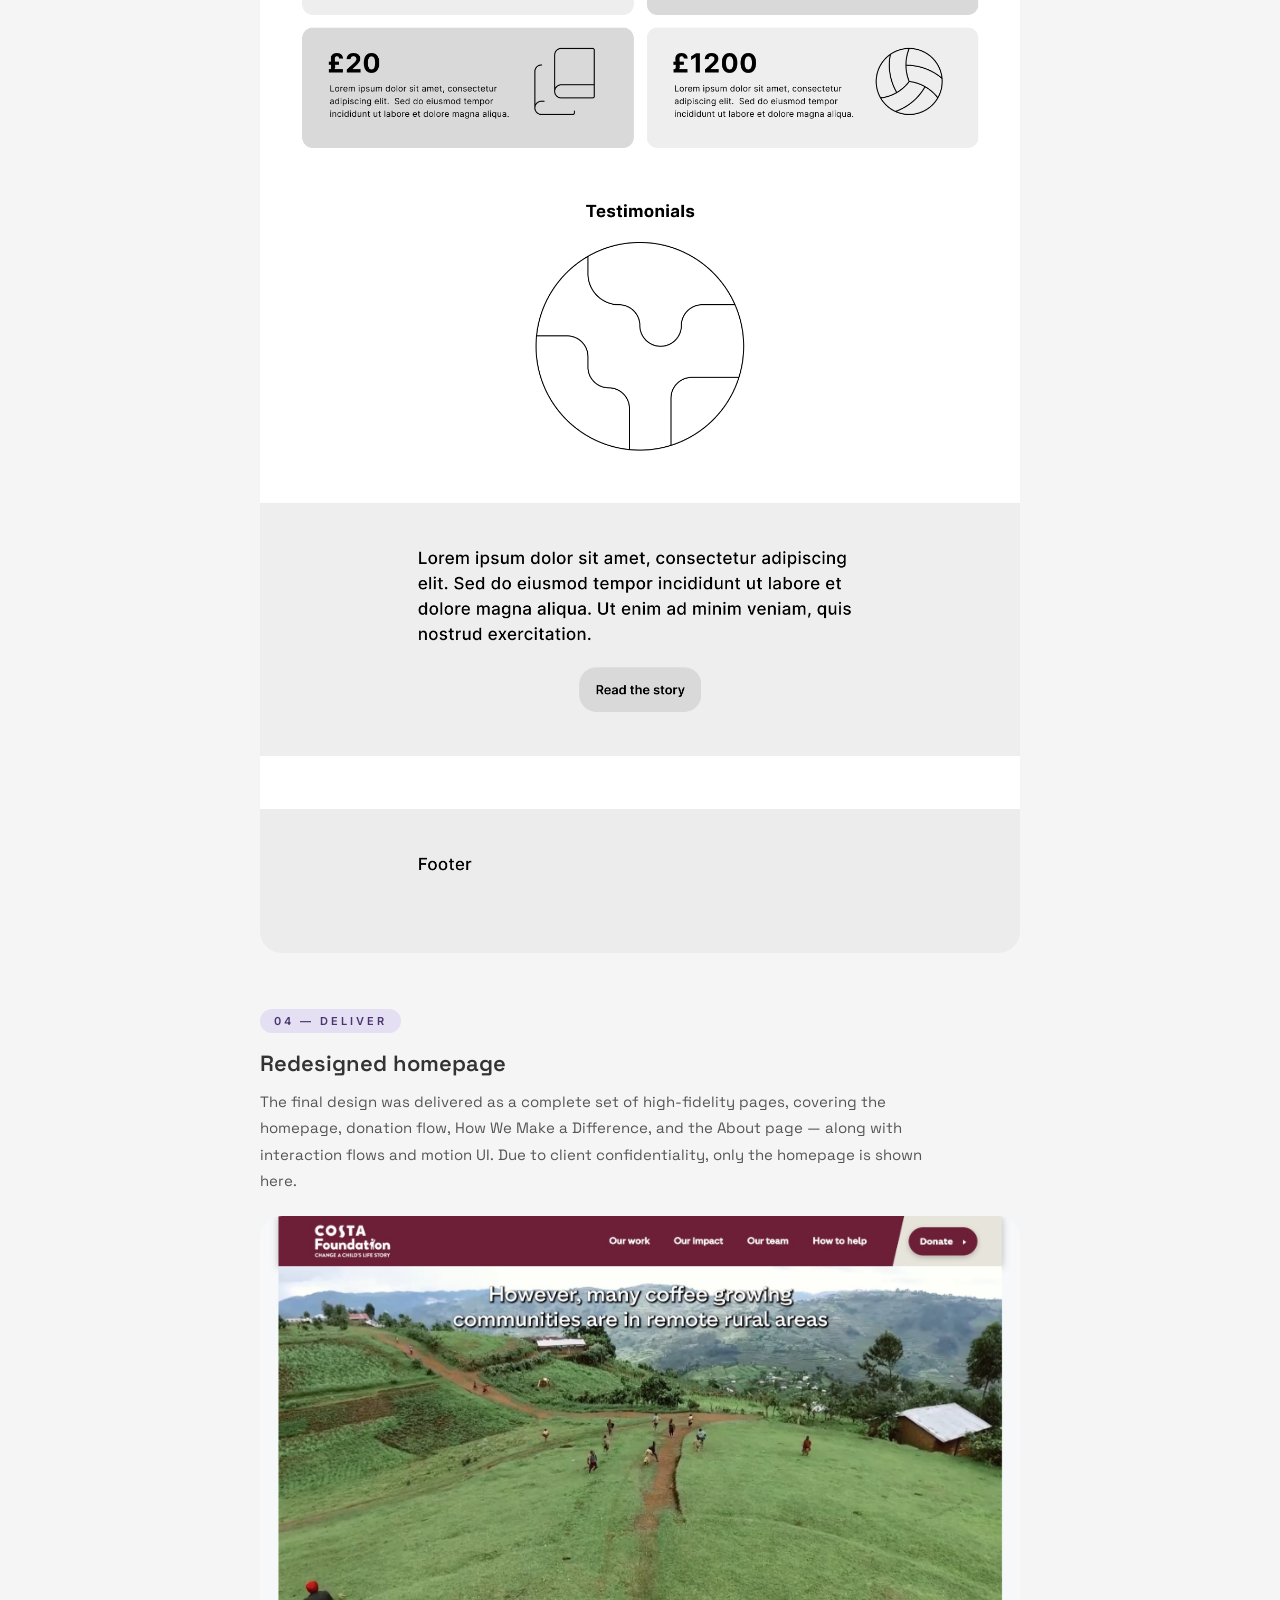
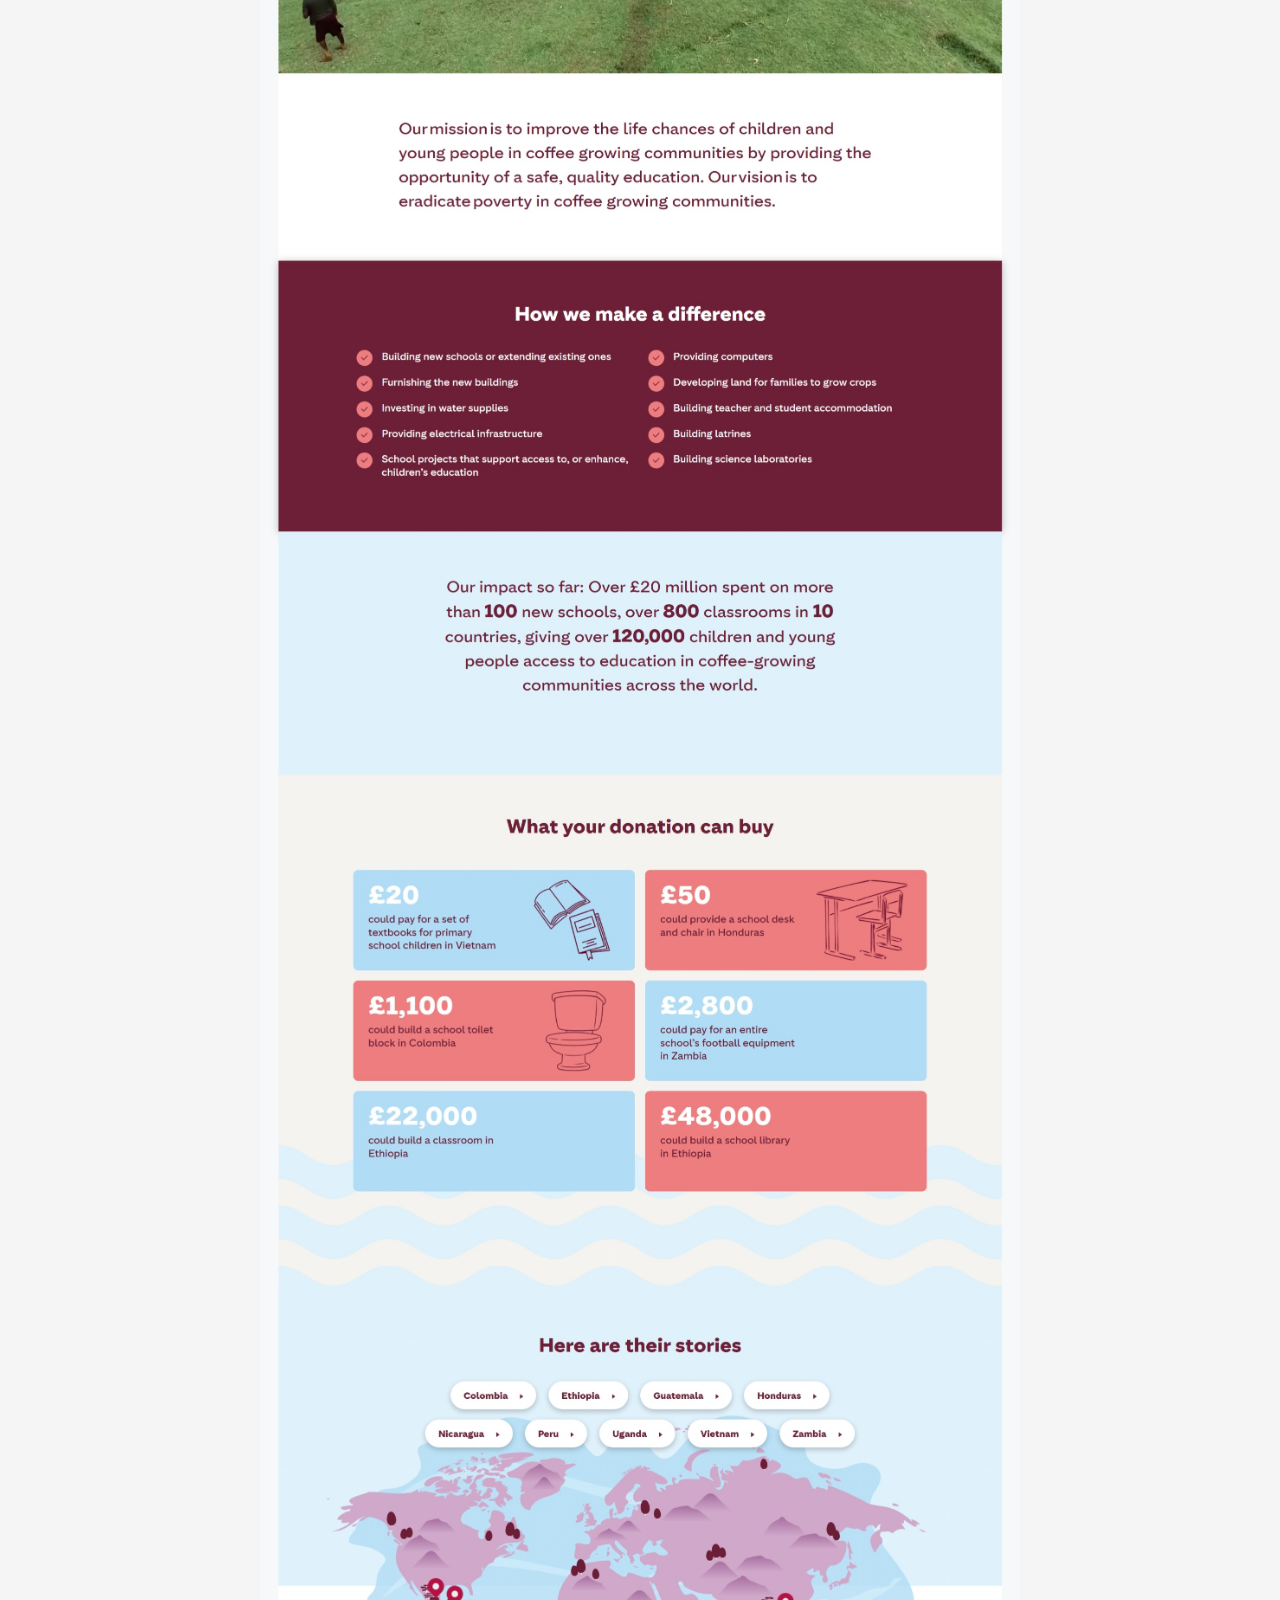
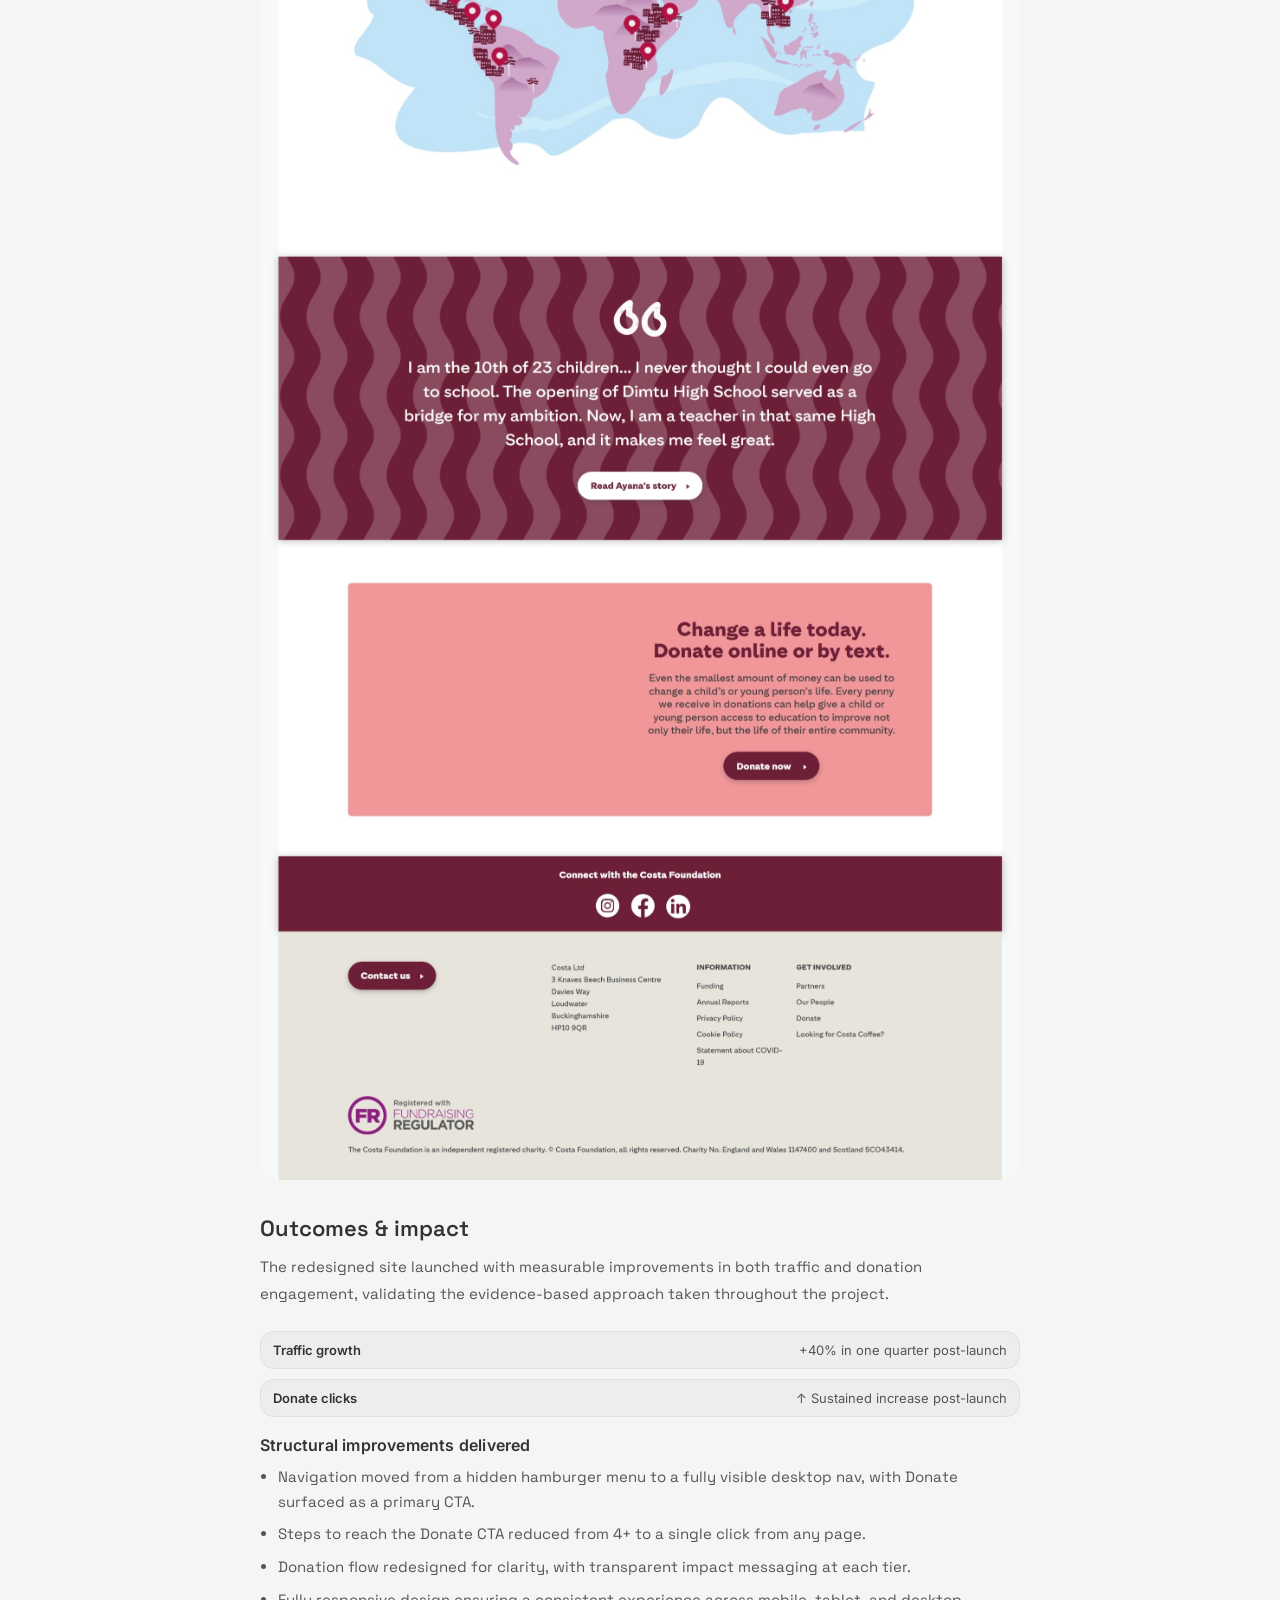
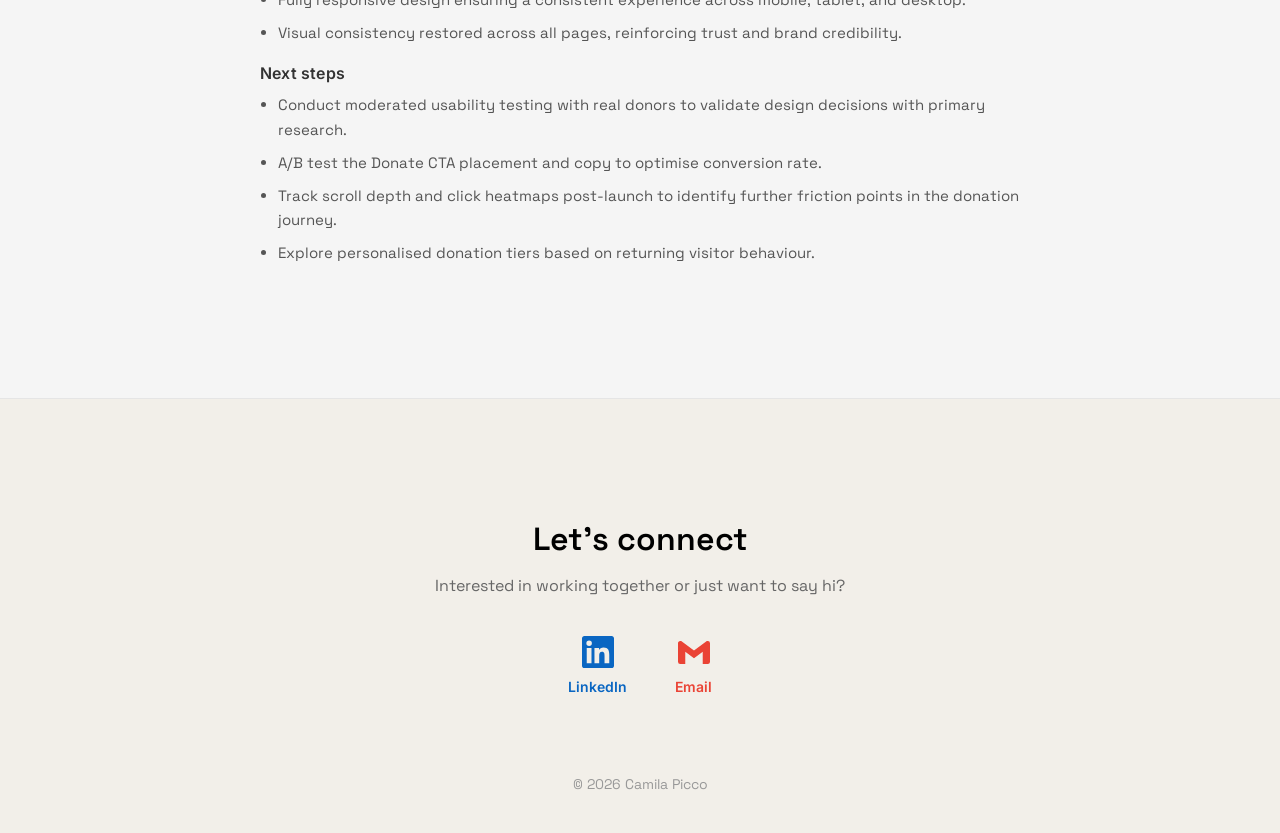
<file: costacasestudy.html>
<!DOCTYPE html>
<html lang="en">
<head>
  <meta charset="UTF-8" />
  <meta name="viewport" content="width=device-width, initial-scale=1.0"/>
  <title>Costa Foundation — Case Study</title>
  <link href="https://fonts.googleapis.com/css2?family=Space+Grotesk:wght@300;400;600&display=swap" rel="stylesheet">
  <link href="https://fonts.googleapis.com/css2?family=Inter:wght@400;600&display=swap" rel="stylesheet">
  <link rel="stylesheet" href="styles.css">
</head>
<body>

<header>
  <nav>
    <a href="index.html" class="logo">CP</a>
    <div class="nav-links">
      <a href="index.html">Home</a>
      <div class="nav-dropdown">
        <button class="nav-dropdown-toggle" aria-haspopup="true" aria-expanded="false">
          Work
        </button>
        <div class="dropdown-menu" role="menu">
          <div class="dropdown-menu-inner">
            <a href="adobecasestudy.html" role="menuitem">
              Adobe
              <span class="dropdown-tag">UX Research</span>
            </a>
            <a href="bteecasestudy.html" role="menuitem">
              BT EE
              <span class="dropdown-tag">UX Research</span>
            </a>
            <a href="costacasestudy.html" role="menuitem">
              Costa Foundation
              <span class="dropdown-tag">UX/UI Design</span>
            </a>
          </div>
        </div>
      </div>
      <a href="aboutme.html">About</a>
    </div>
  </nav>
</header>

<main>

  <!-- ── HERO ── -->
  <section class="case-hero">
    <div class="case-hero__container">
      <div class="case-hero__text">
        <p class="case-hero__meta">UX/UI DESIGN · COSTA FOUNDATION</p>
        <h1>Website Redesign:<br>Costa Foundation</h1>
        <p class="case-hero__lead">
          Redesigning a donation-focused website through competitive benchmarking, heuristic evaluation, and UX laws — without direct access to end users.
        </p>
        <div class="case-tags" style="margin-top: 20px;">
          <span class="case-tag">Heuristic Evaluation</span>
          <span class="case-tag">Competitive Analysis</span>
          <span class="case-tag">UX Laws</span>
          <span class="case-tag">Wireframing</span>
          <span class="case-tag">Responsive Design</span>
          <span class="case-tag">Motion UI</span>
        </div>
      </div>
      <figure class="case-hero__media">
        <img class="case-media__img" src="assets/placeholder_costa.png" alt="Costa Foundation case study hero"/>
      </figure>
    </div>
  </section>

  <!-- ── KEY METRICS ── -->
  <section class="case-section" style="padding-top: 0;">
    <div class="case-section__container">
      <ul class="case-metrics" style="grid-template-columns: repeat(3, 1fr); margin-bottom: 0;">
        <li style="flex-direction: column; align-items: center; text-align: center; padding: 24px 20px;">
          <span class="case-metric__value" style="font-size: 36px; font-weight: 600; color: #333; font-family: 'Space Grotesk', sans-serif;">+40%</span>
          <span class="case-metric__label" style="margin-top: 6px;">Traffic growth in one quarter</span>
        </li>
        <li style="flex-direction: column; align-items: center; text-align: center; padding: 24px 20px; border-left: 1px solid rgba(0,0,0,0.06); border-right: 1px solid rgba(0,0,0,0.06);">
          <span class="case-metric__value" style="font-size: 36px; font-weight: 600; color: #333; font-family: 'Space Grotesk', sans-serif;">↑</span>
          <span class="case-metric__label" style="margin-top: 6px;">Sustained increase in Donate clicks</span>
        </li>
        <li style="flex-direction: column; align-items: center; text-align: center; padding: 24px 20px;">
          <span class="case-metric__value" style="font-size: 36px; font-weight: 600; color: #333; font-family: 'Space Grotesk', sans-serif;">5</span>
          <span class="case-metric__label" style="margin-top: 6px;">UX laws applied to drive design</span>
        </li>
      </ul>
    </div>
  </section>

  <!-- ── CASE BODY ── -->
  <section class="case-section">
    <div class="case-section__container case-content">

      <!-- ═══════════════════════════════════
           PHASE 1 – DISCOVER
      ═══════════════════════════════════ -->
      <div style="display: flex; align-items: center; gap: 12px; margin: 48px 0 16px;">
        <span style="font-family: 'Inter', sans-serif; font-size: 11px; font-weight: 600; letter-spacing: 3px; text-transform: uppercase; color: #fff; background: #d9a79c; padding: 5px 14px; border-radius: 999px;">01 — Discover</span>
      </div>

      <h2 style="margin-top: 0;">Overview</h2>
      <p>
        The Costa Foundation is the charitable arm of Costa Coffee, focused on building schools and improving access to education in coffee-growing communities. Despite a strong mission, its website underperformed as a donation platform — the giving journey was fragmented, the primary CTA was buried, and the content hierarchy did not reflect the site's core goal.
      </p>
      <p>
        I led the redesign as the sole UX designer, with the primary objective of <strong>increasing donations</strong> by reducing friction in the path to the Donate CTA. The constraint: no direct access to end users, which meant every design decision had to be grounded in secondary research and established UX principles.
      </p>

      <h2>My role</h2>
      <p>
        I owned the end-to-end design process — from scoping the brief and conducting secondary research, to producing wireframes, defining interaction flows, and delivering high-fidelity designs with motion UI. I presented recommendations directly to stakeholders and iterated based on their feedback throughout the project.
      </p>

      <div class="case-tags" style="margin: 20px 0;">
        <span class="case-tag">Sole UX Designer</span>
        <span class="case-tag">Heuristic Evaluation</span>
        <span class="case-tag">Competitive Benchmarking</span>
        <span class="case-tag">Wireframing</span>
        <span class="case-tag">Hi-fi Design</span>
        <span class="case-tag">Stakeholder Presentations</span>
      </div>

      <h2>The challenge</h2>
      <p>
        Without direct access to end users, traditional research methods like interviews or usability testing were not available. I needed to build a rigorous, evidence-based design rationale using secondary sources — one that would hold up to stakeholder scrutiny and justify every recommendation made.
      </p>
      <p>
        The key questions driving the discovery phase were:
      </p>
      <ul class="case-list">
        <li>How do leading charity websites structure their donation flows?</li>
        <li>What usability issues exist in the current Costa Foundation site?</li>
        <li>What UX principles can be applied to increase donation conversion without user testing?</li>
      </ul>

      <!-- ═══════════════════════════════════
           PHASE 2 – DEFINE
      ═══════════════════════════════════ -->
      <div style="display: flex; align-items: center; gap: 12px; margin: 56px 0 16px;">
        <span style="font-family: 'Inter', sans-serif; font-size: 11px; font-weight: 600; letter-spacing: 3px; text-transform: uppercase; color: #2d5e24; background: #b7c7b0; padding: 5px 14px; border-radius: 999px;">02 — Define</span>
      </div>

      <h2 style="margin-top: 0;">Heuristic evaluation</h2>
      <p>
        I began with a structured evaluation of the existing Costa Foundation website using Nielsen's 10 usability heuristics. This allowed me to surface concrete, evidence-backed issues without needing direct user input.
      </p>
      <p>Key findings from the evaluation:</p>
      <figure class="case-media">
        <img class="case-media__img" src="assets/heuristic_evaluation.png" alt="heuristic_evaluation">
      </figure>

      <h2>Competitive benchmarking</h2>
      <p>
        I benchmarked five major UK charity websites — Cancer Research UK, Oxfam, Save the Children, UNICEF UK, and Comic Relief — analysing donation flow structure, navigation patterns, CTA placement, and content organisation. Key patterns identified:
      </p>
      <ul class="case-list">
        <li>All five sites surfaced "Donate" as a primary navigation item — visually distinct from other links, often as a button with a contrasting colour.</li>
        <li>Donation CTAs were placed above the fold on the homepage and repeated at key scroll points throughout the page.</li>
        <li>Static testimonial grids and impact stories consistently outperformed carousels for accessibility and readability.</li>
        <li>Transparent donation allocation ("Your £10 will…") reduced hesitation and increased conversion by making the impact tangible.</li>
        <li>Simplified donation flows with 3 steps or fewer performed significantly better than longer flows.</li>
      </ul>

      <h2>User persona</h2>
      <p>
        Without direct user research, I built a composite persona based on charity sector data, the Costa Coffee customer profile, and published studies on charitable giving behaviour. This grounded design decisions in a realistic user model.
      </p>
      <figure class="case-media">
        <img class="case-media__img" src="assets/persona_sarah.png" alt="userpersona">
      </figure>

      <h2>Problem statement</h2>
      <p>
        From the heuristic evaluation and benchmarking, three core problems emerged:
      </p>
      <ul class="case-steps">
        <li>Donors are <strong>unable to find the Donate CTA quickly</strong> because it is not surfaced in the primary navigation and is buried beneath content that does not prioritise giving.</li>
        <li>Donors feel <strong>uncertain about the impact of their donation</strong> because the site does not clearly communicate what their contribution enables.</li>
        <li>Donors lose confidence in the site due to <strong>visual inconsistency and poor hierarchy</strong>, which undermines trust — a critical factor in charitable giving.</li>
      </ul>

      <h2>How might we…</h2>
      <ul class="case-list">
        <li>Help donors find the Donate CTA within seconds of landing on any page?</li>
        <li>Communicate donation impact in a way that feels personal and concrete?</li>
        <li>Create a visual experience that builds trust and encourages giving?</li>
      </ul>

      <!-- ═══════════════════════════════════
           PHASE 3 – DEVELOP
      ═══════════════════════════════════ -->
      <div style="display: flex; align-items: center; gap: 12px; margin: 56px 0 16px;">
        <span style="font-family: 'Inter', sans-serif; font-size: 11px; font-weight: 600; letter-spacing: 3px; text-transform: uppercase; color: #6b4f1f; background: #e7dccb; padding: 5px 14px; border-radius: 999px;">03 — Develop</span>
      </div>

      <h2 style="margin-top: 0;">Userflow</h2>
      <p>A user flow chart is a tool that maps out paths our users will take when navigating through our product to 
        achieve a certain goal. </p>   
      <p>This process involves organizing information architecture, where we strategize how to display and structure each piece of information within our product.</p> </p>
        <figure class="case-media">
        <img class="case-media__img" src="assets/userflow_donate.png" alt="User_flow_path_to_donate"/>
        </figure>

      <h2 style="margin-top: 8px">UX laws applied</h2>
      <p>
        Rather than relying on opinion, every key design decision was mapped to an established UX law or cognitive principle. This gave each recommendation a defensible rationale that could be presented to stakeholders with confidence.
      </p>
        <figure class="case-media">
        <img class="case-media__img" src="assets/ux_laws.png" alt="UX_laws_applied_redesign"/>
        </figure>

      <h2>Key design decisions</h2>
      <ul class="case-steps">
        <li>Replaced the hamburger menu with a <strong>full display navigation on desktop</strong>, exposing all primary pathways at a glance and adding "Donate" as a visually distinct CTA button within the nav bar.</li>
        <li>Added <strong>active state highlighting</strong> to navigation items, so users always know where they are in the site — addressing the heuristic violation identified in the evaluation.</li>
        <li>Redesigned the hero section to lead with the mission and a <strong>prominent Donate CTA above the fold</strong>, reducing the steps required to give from any entry point.</li>
        <li>Restructured the "How We Make a Difference" section into <strong>card-based donation tiers</strong> (e.g. "£10 provides a child with books for a term"), making impact concrete and reducing donor hesitation.</li>
        <li>Replaced the testimonial carousel with a <strong>static, accessible grid layout</strong>, improving readability and ensuring content is available to all users regardless of assistive technology.</li>
        <li>Applied a consistent button system across all pages, eliminating the visual inconsistencies surfaced in the heuristic evaluation.</li>
      </ul>

      <h2>Homepage wireframe</h2>
      <p>
        The wireframe below shows the proposed homepage layout — simplified navigation with a prominent Donate button, a clear mission-led hero, and a restructured content hierarchy that prioritises the giving journey.
      </p>
      <figure class="case-media">
        <img class="case-media__img" src="assets/costa.png" alt="Costa Foundation homepage wireframe"/>
      </figure>

      <!-- ═══════════════════════════════════
           PHASE 4 – DELIVER
      ═══════════════════════════════════ -->
      <div style="display: flex; align-items: center; gap: 12px; margin: 56px 0 16px;">
        <span style="font-family: 'Inter', sans-serif; font-size: 11px; font-weight: 600; letter-spacing: 3px; text-transform: uppercase; color: #4a3570; background: #e4dff2; padding: 5px 14px; border-radius: 999px;">04 — Deliver</span>
      </div>

      <h2 style="margin-top: 0;">Redesigned homepage</h2>
      <p>
        The final design was delivered as a complete set of high-fidelity pages, covering the homepage, donation flow, How We Make a Difference, and the About page — along with interaction flows and motion UI. Due to client confidentiality, only the homepage is shown here.
      </p>
      <figure class="case-media">
        <img class="case-media__img" src="assets/costa_foundation.jpeg" alt="Costa Foundation redesigned homepage"/>
      </figure>

      <h2>Outcomes &amp; impact</h2>
      <p>
        The redesigned site launched with measurable improvements in both traffic and donation engagement, validating the evidence-based approach taken throughout the project.
      </p>

      <ul class="case-metrics" style="margin-top: 24px;">
        <li>
          <span class="case-metric__label">Traffic growth</span>
          <span class="case-metric__value">+40% in one quarter post-launch</span>
        </li>
        <li>
          <span class="case-metric__label">Donate clicks</span>
          <span class="case-metric__value">↑ Sustained increase post-launch</span>
        </li>
      </ul>

      <h3>Structural improvements delivered</h3>
      <ul class="case-list">
        <li>Navigation moved from a hidden hamburger menu to a fully visible desktop nav, with Donate surfaced as a primary CTA.</li>
        <li>Steps to reach the Donate CTA reduced from 4+ to a single click from any page.</li>
        <li>Donation flow redesigned for clarity, with transparent impact messaging at each tier.</li>
        <li>Fully responsive design ensuring a consistent experience across mobile, tablet, and desktop.</li>
        <li>Visual consistency restored across all pages, reinforcing trust and brand credibility.</li>
      </ul>

      <h3>Next steps</h3>
      <ul class="case-list">
        <li>Conduct moderated usability testing with real donors to validate design decisions with primary research.</li>
        <li>A/B test the Donate CTA placement and copy to optimise conversion rate.</li>
        <li>Track scroll depth and click heatmaps post-launch to identify further friction points in the donation journey.</li>
        <li>Explore personalised donation tiers based on returning visitor behaviour.</li>
      </ul>

    </div>
  </section>

</main>

<footer class="footer">
  <div class="footer-content">
    <h2>Let's connect</h2>
    <p>Interested in working together or just want to say hi?</p>
    <div class="footer-links">
      <a href="https://www.linkedin.com/in/camilamariapicco/" class="footer-icon-link footer-icon-link--linkedin">
        <svg xmlns="http://www.w3.org/2000/svg" width="32" height="32" viewBox="0 0 24 24" fill="currentColor">
          <path d="M20.447 20.452h-3.554v-5.569c0-1.328-.027-3.037-1.852-3.037-1.853 0-2.136 1.445-2.136 2.939v5.667H9.351V9h3.414v1.561h.046c.477-.9 1.637-1.85 3.37-1.85 3.601 0 4.267 2.37 4.267 5.455v6.286zM5.337 7.433a2.062 2.062 0 0 1-2.063-2.065 2.064 2.064 0 1 1 2.063 2.065zm1.782 13.019H3.555V9h3.564v11.452zM22.225 0H1.771C.792 0 0 .774 0 1.729v20.542C0 23.227.792 24 1.771 24h20.451C23.2 24 24 23.227 24 22.271V1.729C24 .774 23.2 0 22.222 0h.003z"/>
        </svg>
        LinkedIn
      </a>
      <a href="mailto:camilamariapicco@gmail.com" class="footer-icon-link footer-icon-link--gmail">
        <svg xmlns="http://www.w3.org/2000/svg" width="32" height="32" viewBox="0 0 24 24" fill="currentColor">
          <path d="M24 5.457v13.909c0 .904-.732 1.636-1.636 1.636h-3.819V11.73L12 16.64l-6.545-4.91v9.273H1.636A1.636 1.636 0 0 1 0 19.366V5.457c0-.904.732-1.636 1.636-1.636h.749L12 10.91l9.615-7.09h.749A1.636 1.636 0 0 1 24 5.457z"/>
        </svg>
        Email
      </a>
    </div>
  </div>
  <div class="footer-bottom">© 2026 Camila Picco</div>
</footer>

<script src="script.js"></script>
</body>
</html>
</file>
<file: styles.css>
* {
    margin: 0;
    padding: 0;
    box-sizing: border-box;
  }

  html{
    scroll-behavior: smooth;
  }
  
  body {
    margin: 0;
    font-family: 'Space Grotesk', sans-serif;
    background: linear-gradient(
        120deg,
        #f6d2c4,
        #e7e0c7,
        #cfe6c8,
        #c9e6d8
    );
    background-size: 200% 200%;
    animation: gradientMove 10s ease infinite;

  }

/* menú */
.nav-links {
  display: flex;
  gap: 40px;
  font-size: 16px;
  font-weight: 600;
  margin-left: auto;
  margin-right: 120px;
  font-family: 'Inter', sans-serif;
}
  
  @keyframes gradientMove {
    0% { background-position: 0% 50%; }
    50% { background-position: 100% 50%; }
    100% { background-position: 0% 50%; }
  }
  
  /* NAVBAR */
  nav {
    display: flex;
    justify-content: space-between;
    align-items: center;
    padding: 30px 60px;
  }
  
  .logo {
    color: #ff5c5c;
    font-size: 28px;
    font-weight: bold;
  }
  
  .nav-links a {
    text-decoration: none;
    color: #333;
  }
  
  .nav-links a.active {
    color: #ff5c5c;
  }
  
  /* HERO */
  .hero {
    text-align: center;
    margin-top: 120px;
    margin-bottom: 40px;
  }
  
  .hero h1 {
    font-size: 72px;
    color: #ff5c5c;
    font-weight: 600;
    margin-bottom: 30px;
    letter-spacing: 1px;
    font-family: 'Space Grotesk', sans-serif;
  }
  
  .hero p {
    font-size: 22px;
    color: #333;
    line-height: 1.6;
    max-width: 700px;
    margin: 0 auto;
  }
  
  /* ARROW */
  .arrow {
    text-align: center;
    font-size: 24px;
    margin-bottom: 14rem;
    color: #333;
    animation: bounce 1.5s infinite;
    cursor: pointer;
  }

  .work-section {
    padding: 120px 10%;
    text-align: center;
    background: #f5f5f5; 
  }
  
  @keyframes bounce {
    0%, 100% { transform: translateY(0); }
    50% { transform: translateY(10px); }
  }

  /* WORK SECTION */

.work-section{
    padding:120px 10%;
    text-align:center;
  }
  
  .work-section h2{
    font-size:32px;
    margin-bottom:60px;
    font-weight:600;
  }

/* CASE STUDY HERO */
.case-hero{
  padding: 110px 10% 80px;
  background: #f5f5f5;
}

.case-hero__container{
  max-width: 1100px;
  margin: 0 auto;
  display: grid;
  grid-template-columns: 1fr 1.2fr;
  align-items: start;
  gap: 48px;
}

.case-hero__text h1{
  font-size: 44px;
  line-height: 1.08;
  letter-spacing: 0.2px;
  color: #333;
  margin-bottom: 14px;
  font-weight: 600;
}

.case-hero__meta{
  font-family: 'Inter', sans-serif;
  letter-spacing: 3px;
  font-size: 13px;
  color: #7b7b7b;
  margin-bottom: 18px;
}

.case-hero__lead{
  font-size: 16px;
  color: #555;
  line-height: 1.7;
  max-width: 560px;
}

.case-hero__media{
  margin: 0;
}

.case-hero__placeholder{
  width: 100%;
  aspect-ratio: 16 / 9;
  border-radius: 22px;
  border: 1px dashed rgba(0, 0, 0, 0.18);
  background: rgba(255, 255, 255, 0.7);
  display: grid;
  place-items: center;
  color: #666;
  font-family: 'Inter', sans-serif;
  font-size: 14px;
}

/* CASE STUDY BODY */
.case-section{
  background: #f5f5f5;
  padding: 0 10% 120px;
}

.case-section__container{
  max-width: 1100px;
  margin: 0 auto;
}

.case-content{
  max-width: 760px;
}

.case-content h2{
  font-size: 22px;
  margin: 34px 0 12px;
  font-weight: 600;
  color: #333;
}

.case-content h3{
  font-size: 16px;
  margin: 18px 0 10px;
  font-weight: 600;
  color: #333;
  font-family: 'Inter', sans-serif;
  letter-spacing: 0.2px;
}

.case-content h2:first-child{
  margin-top: 0;
}

.case-content p{
  font-size: 15px;
  line-height: 1.75;
  color: #555;
  margin-bottom: 12px;
  max-width: 68ch;
}

.case-content p:last-child{
  margin-bottom: 0;
}

.case-tags{
  display: flex;
  flex-wrap: wrap;
  gap: 10px;
}

.case-tag{
  font-family: 'Inter', sans-serif;
  font-size: 12px;
  font-weight: 600;
  letter-spacing: 0.6px;
  color: #333;
  background: rgba(0, 0, 0, 0.04);
  border: 1px solid rgba(0, 0, 0, 0.06);
  padding: 8px 10px;
  border-radius: 999px;
}

.case-steps{
  margin: 0;
  padding-left: 18px;
  color: #555;
}

.case-steps li{
  margin: 0 0 12px 0;
  line-height: 1.65;
  font-size: 15px;
}

.case-steps li:last-child{
  margin-bottom: 0;
}

.case-media{
  margin: 22px 0 0;
}

.case-media__img{
  width: 100%;
  height: auto;
  display: block;
  border-radius: 22px;
}

.case-media__stack{
  display: grid;
  gap: 14px;
}

.case-list{
  margin: 0 0 12px 0;
  padding-left: 18px;
  color: #555;
}

.case-list li{
  margin: 0 0 8px 0;
  line-height: 1.65;
  font-size: 15px;
}

.case-list li:last-child{
  margin-bottom: 0;
}

.case-metrics{
  list-style: none;
  padding: 0;
  margin: 0 0 12px 0;
  display: grid;
  gap: 10px;
}

.case-metrics li{
  display: flex;
  align-items: baseline;
  justify-content: space-between;
  gap: 14px;
  padding: 10px 12px;
  border-radius: 14px;
  background: rgba(0, 0, 0, 0.03);
  border: 1px solid rgba(0, 0, 0, 0.05);
}

.case-metric__label{
  font-family: 'Inter', sans-serif;
  font-weight: 600;
  font-size: 13px;
  color: #333;
}

.case-metric__value{
  font-family: 'Inter', sans-serif;
  font-size: 13px;
  color: #555;
  text-align: right;
}

.case-media__placeholder{
  width: 100%;
  aspect-ratio: 16 / 9;
  border-radius: 22px;
  border: 1px dashed rgba(0, 0, 0, 0.18);
  background: rgba(255, 255, 255, 0.7);
  display: grid;
  place-items: center;
  color: #666;
  font-family: 'Inter', sans-serif;
  font-size: 14px;
}
  
  /* CARD CONTAINER */
  
  .cards-container{
    display:flex;
    flex-direction:column;
    gap:50px;
    align-items:center;
  }
  
  
  /* PROJECT CARD */
  
  .project-card{
    display:flex;
    align-items:center;
    justify-content:space-between;
    border-radius:25px;
    padding:40px;
    max-width:950px;
    width:100%;
    gap:40px;
  }

  .project-card:nth-child(1) {
    background: #d9a79c; /* terracota */
  }
  
  .project-card:nth-child(2) {
    background: #b7c7b0; /* verde salvia */
  }
  
  .project-card:nth-child(3) {
    background: #e7dccb; /* beige */
  }

  .project-info {
    background: rgba(255, 255, 255, 0.9);
  }

  .project-card {
    transition: transform 0.3s ease, filter 0.3s ease;
  }
  
  .project-card:hover {
    transform: translateY(-8px);
    filter: brightness(1.05);
  }
  
  
  /* IMAGE */
  
  .project-image{
    flex: 0 0 320px;
    width: 320px;
    aspect-ratio: 16 / 10;
    overflow: hidden;
    border-radius: 18px;
  }

  .project-image--square{
    aspect-ratio: 1 / 1;
  }

  .project-image img{
    display: block;
    width: 100%;
    height: 100%;
    object-fit: contain;
  }
  
  
  /* INFO SIDE */
  
  .project-info {
    background: rgba(255, 255, 255, 0.95);
    padding: 40px;
    border-radius: 25px;
    text-align: left;
    max-width: 350px;
  }
  
  .project-info h3{
    font-size:28px;
    margin-bottom:10px;
  }
  
  .tag{
    letter-spacing:3px;
    font-size:13px;
    color:#7b7b7b;
    margin-bottom:20px;
  }
  
  .description{
    font-size:15px;
    line-height:1.6;
    margin-bottom:30px;
  }
  
  /* BUTTON */
  
  .btn{
    display:inline-block;
    background:#2b7acb;
    color:white;
    text-decoration:none;
    padding:12px 22px;
    border-radius:6px;
    font-size:14px;
  }

.footer {
  background: #f5f5f5;
  padding: 120px 20px 40px;
  text-align: center;
}

/* contenido principal */
.footer-content h2 {
  font-size: 32px;
  margin-bottom: 16px;
  font-weight: 600;
}

.footer-content p {
  color: #666;
  margin-bottom: 40px;
  font-size: 16px;
}

/* links */

.footer-links {
  display: flex;
  justify-content: center;
  gap: 48px;
}

.footer-links a {
  text-decoration: none;
}

.footer-icon-link {
  display: flex;
  flex-direction: column;
  align-items: center;
  gap: 10px;
  font-size: 14px;
  font-weight: 600;
  font-family: 'Inter', sans-serif;
  transition: transform 0.2s ease, opacity 0.2s ease;
}

.footer-icon-link:hover {
  transform: translateY(-4px);
  opacity: 0.85;
}

.footer-icon-link::after {
  display: none !important;
}

.footer-icon-link--linkedin {
  color: #0A66C2;
}

.footer-icon-link--gmail {
  color: #EA4335;
}


/* parte inferior */
.footer-bottom {
  margin-top: 80px;
  font-size: 14px;
  color: #999;
}

.footer {
  background: #f2efe9;
  border-top: 1px solid #e5e5e5;
}

.about {
  padding: 120px 10%;
  background: #f5f5f5;
}

/* layout principal */
.about-container {
  display: grid;
  grid-template-columns: 1fr 1.2fr;
  align-items: center;
  gap: 80px;
  max-width: 1100px;
  margin: 0 auto;
}

/* imagen circular */
.about-image {
  align-self: center;    /* add this */
  display: flex;
  justify-content: center;
}

.about-image img {
  width: 350px;
  height: 350px;
  object-fit: cover;
  border-radius: 50%;
  /* remove both transform lines entirely */
}

/* texto */
.about-text h1 {
  font-size: 48px;
  margin-bottom: 20px;
}

.about-text p {
  font-size: 16px;
  color: #666;
  line-height: 1.7;
  margin-bottom: 20px;
  max-width: 500px;
}

/* TOOLS */
.tools-section{
  margin-top: 48px;
}

.tools-section h2{
  font-size: 22px;
  margin-bottom: 18px;
  font-weight: 600;
}

.tools-grid{
  display: grid;
  grid-template-columns: repeat(auto-fit, minmax(150px, 1fr));
  gap: 16px;
  max-width: 620px;
}

.tool-card{
  background: rgba(255, 255, 255, 0.9);
  border: 1px solid rgba(0, 0, 0, 0.06);
  border-radius: 18px;
  padding: 16px 14px;
  display: flex;
  align-items: center;
  gap: 12px;
  min-height: 62px;
}

.tool-icon{
  width: 38px;
  height: 38px;
  border-radius: 12px;
  display: grid;
  place-items: center;
  background: rgba(0, 0, 0, 0.04);
  color: #333;
  flex: 0 0 38px;
}

.tool-icon svg{
  width: 22px;
  height: 22px;
  display: block;
}

.tool-icon svg[viewBox="0 0 128 128"]{
  width: 24px;
  height: 24px;
}

.tool-name{
  font-family: 'Inter', sans-serif;
  font-size: 14px;
  font-weight: 600;
  color: #333;
  line-height: 1.2;
}

nav a {
  text-decoration: none;
}

.skills-grid {
  display: grid;
  grid-template-columns: repeat(3, 1fr);
  gap: 24px;
}

/* =========================
   RESPONSIVE - TABLET / MOBILE
   ========================= */

@media (max-width: 768px) {

  nav {
    padding: 20px;
  }

  .nav-links {
    gap: 20px;
    margin-right: 0;
    font-size: 14px;
  }

  .hero h1 {
    font-size: 48px;
  }

  .hero p {
    font-size: 18px;
    padding: 0 20px;
  }

  .project-card {
    flex-direction: column;
    text-align: center;
  }

  .project-info {
    max-width: 100%;
  }

  .project-image img {
    width: 100%;
    height: auto;
    object-fit: contain;
  }

  .project-image {
    width: 100%;
    flex-basis: auto;
    max-width: 520px;
    margin: 0 auto;
  }

  .case-hero {
    padding: 80px 20px 64px;
  }

  .case-hero__container {
    grid-template-columns: 1fr;
    gap: 24px;
  }

  .case-hero__text h1 {
    font-size: 34px;
  }

  .case-section {
    padding: 0 20px 96px;
  }

  .case-content {
    max-width: 100%;
  }

  .case-metrics li {
    flex-direction: column;
    align-items: flex-start;
  }

  .case-metric__value {
    text-align: left;
  }

  .about-container {
    grid-template-columns: 1fr;
    text-align: center;
  }

  .about-text h1 {
    font-size: 36px;
  }

  .tools-grid {
    max-width: 100%;
    grid-template-columns: repeat(auto-fit, minmax(140px, 1fr));
  }

  .case-metrics {
    grid-template-columns: 1fr !important;
  }

  .tools-section-wrap {
    padding: 0;
  }

  .case-section,
  .case-hero,
  .about {
    padding-left: 20px;
    padding-right: 20px;
  }

  .nav-dropdown.open .dropdown-menu {
    opacity: 1;
    pointer-events: auto;
  }

  .nav-dropdown.open .nav-dropdown-toggle::after {
    transform: rotate(180deg);
  }

  /* SKILLS responsive */
  .skills-section {
    padding: 40px 20px 80px;
  }

  .skills-grid {
    grid-template-columns: 1fr;
    gap: 20px;
  }

  .skills-container h2 {
    margin-bottom: 36px;
  }

  /* disable hover colour on touch devices */
  .skill-block:nth-child(1):hover,
  .skill-block:nth-child(2):hover,
  .skill-block:nth-child(3):hover {
    background: rgba(255, 255, 255, 0.95);
    transform: none;
  }
 .skills-section {
    padding: 40px 20px 80px;
  }

  .skills-grid {
    grid-template-columns: 1fr;
    gap: 16px;
  }

  .skill-tag {
    white-space: normal; /* allow wrapping on mobile where space is tight */
  }

  .skill-block:nth-child(1):hover,
  .skill-block:nth-child(2):hover,
  .skill-block:nth-child(3):hover {
    background: rgba(255, 255, 255, 0.95);
    transform: none;
  }

.skills-grid {
    grid-template-columns: 1fr;
    gap: 16px;
  }

  .skill-block {
    padding: 20px 16px;
  }

  .skill-block__label {
    font-size: 10px;
    letter-spacing: 1.5px;
    margin-bottom: 14px;
  }

  .skill-tag {
    font-size: 11px;
    padding: 5px 9px;
  }

  .skill-tags {
    gap: 6px;
  }
}


.skill-block:hover .skill-tag {
  background: rgba(255, 255, 255, 0.6);
  border-color: rgba(255, 255, 255, 0.4);
}

.tools-section-wrap {
  max-width: 1100px;
  margin: 0 auto;
  padding: 0 0 0 calc(100% / 2.2); /* aligns with the text column */
}

.nav-dropdown {
  position: relative;
}

.nav-dropdown-toggle {
  background: none;
  border: none;
  font-family: 'Inter', sans-serif;
  font-size: 16px;
  font-weight: 600;
  color: #333;
  cursor: pointer;
  padding: 0;
  display: flex;
  align-items: center;
  gap: 4px;
}

.nav-dropdown-toggle::after {
  content: '▾';
  font-size: 0.75em;
  transition: transform 0.25s ease;
  display: inline-block;
}

.nav-dropdown:hover .nav-dropdown-toggle::after {
  transform: rotate(180deg);
}

/* el wrapper transparente cubre el gap para que el hover no se corte */
.dropdown-menu {
  position: absolute;
  top: 100%;
  left: 50%;
  transform: translateX(-50%);
  padding-top: 12px;
  min-width: 230px;
  z-index: 100;
  opacity: 0;
  pointer-events: none;
  transition: opacity 0.2s ease;
  background: transparent;
  border: none;
  box-shadow: none;
}

.nav-dropdown:hover .dropdown-menu {
  opacity: 1;
  pointer-events: auto;
}

/* el visual va en el inner */
.dropdown-menu-inner {
  background: #fff;
  border: 1px solid #e5e5e5;
  border-radius: 10px;
  box-shadow: 0 8px 24px rgba(0,0,0,0.08);
  padding: 8px 0;
}

.dropdown-menu a {
  display: block;
  padding: 10px 18px;
  color: #222;
  text-decoration: none;
  font-size: 0.88rem;
  font-family: 'Space Grotesk', sans-serif;
  font-weight: 400;
  transition: background 0.15s;
  white-space: nowrap;
}

.dropdown-menu a:hover {
  background: #f5f5f5;
}

.dropdown-menu .dropdown-tag {
  display: block;
  font-size: 0.68rem;
  font-weight: 600;
  letter-spacing: 0.05em;
  color: #999;
  text-transform: uppercase;
  margin-top: 2px;
}

.dropdown-menu a + a {
  border-top: 1px solid #f0f0f0;
}

/* SKILLS SECTION */
.skills-section {
  padding: 40px 10% 120px;
  background: #f5f5f5;
  overflow: hidden;
}

.skills-container {
  max-width: 1100px;
  margin: 0 auto;
}

.skills-container h2 {
  font-size: 32px;
  font-weight: 600;
  margin-bottom: 60px;
  text-align: center;
}

.skill-block {
  background: rgba(255, 255, 255, 0.95);
  border: 1px solid rgba(0, 0, 0, 0.06);
  border-radius: 25px;
  padding: 28px 24px;
  transition: transform 0.3s ease, background 0.3s ease;
  min-width: 0; /* prevents grid blowout */
}

.skill-block__label {
  font-family: 'Inter', sans-serif;
  font-size: 11px;
  font-weight: 600;
  letter-spacing: 2px;
  color: #7b7b7b;
  text-transform: uppercase;
  display: block;
  margin-bottom: 18px;
}

.skill-tags {
  display: flex;
  flex-wrap: wrap;
  gap: 8px;
}

.skill-tag {
  font-family: 'Inter', sans-serif;
  font-size: 12px;
  font-weight: 600;
  color: #333;
  background: rgba(0, 0, 0, 0.04);
  border: 1px solid rgba(0, 0, 0, 0.06);
  padding: 6px 10px;
  border-radius: 999px;
  white-space: normal;
  word-break: break-word;
  min-width: 0;
}

.skill-block:nth-child(1):hover { background: #d9a79c; }
.skill-block:nth-child(2):hover { background: #b7c7b0; }
.skill-block:nth-child(3):hover { background: #e7dccb; }

.skill-block:hover {
  transform: translateY(-6px);
}

.skill-block:hover .skill-block__label {
  color: #555;
}

.skill-block:hover .skill-tag {
  background: rgba(255, 255, 255, 0.6);
  border-color: rgba(255, 255, 255, 0.4);
}
</file>
